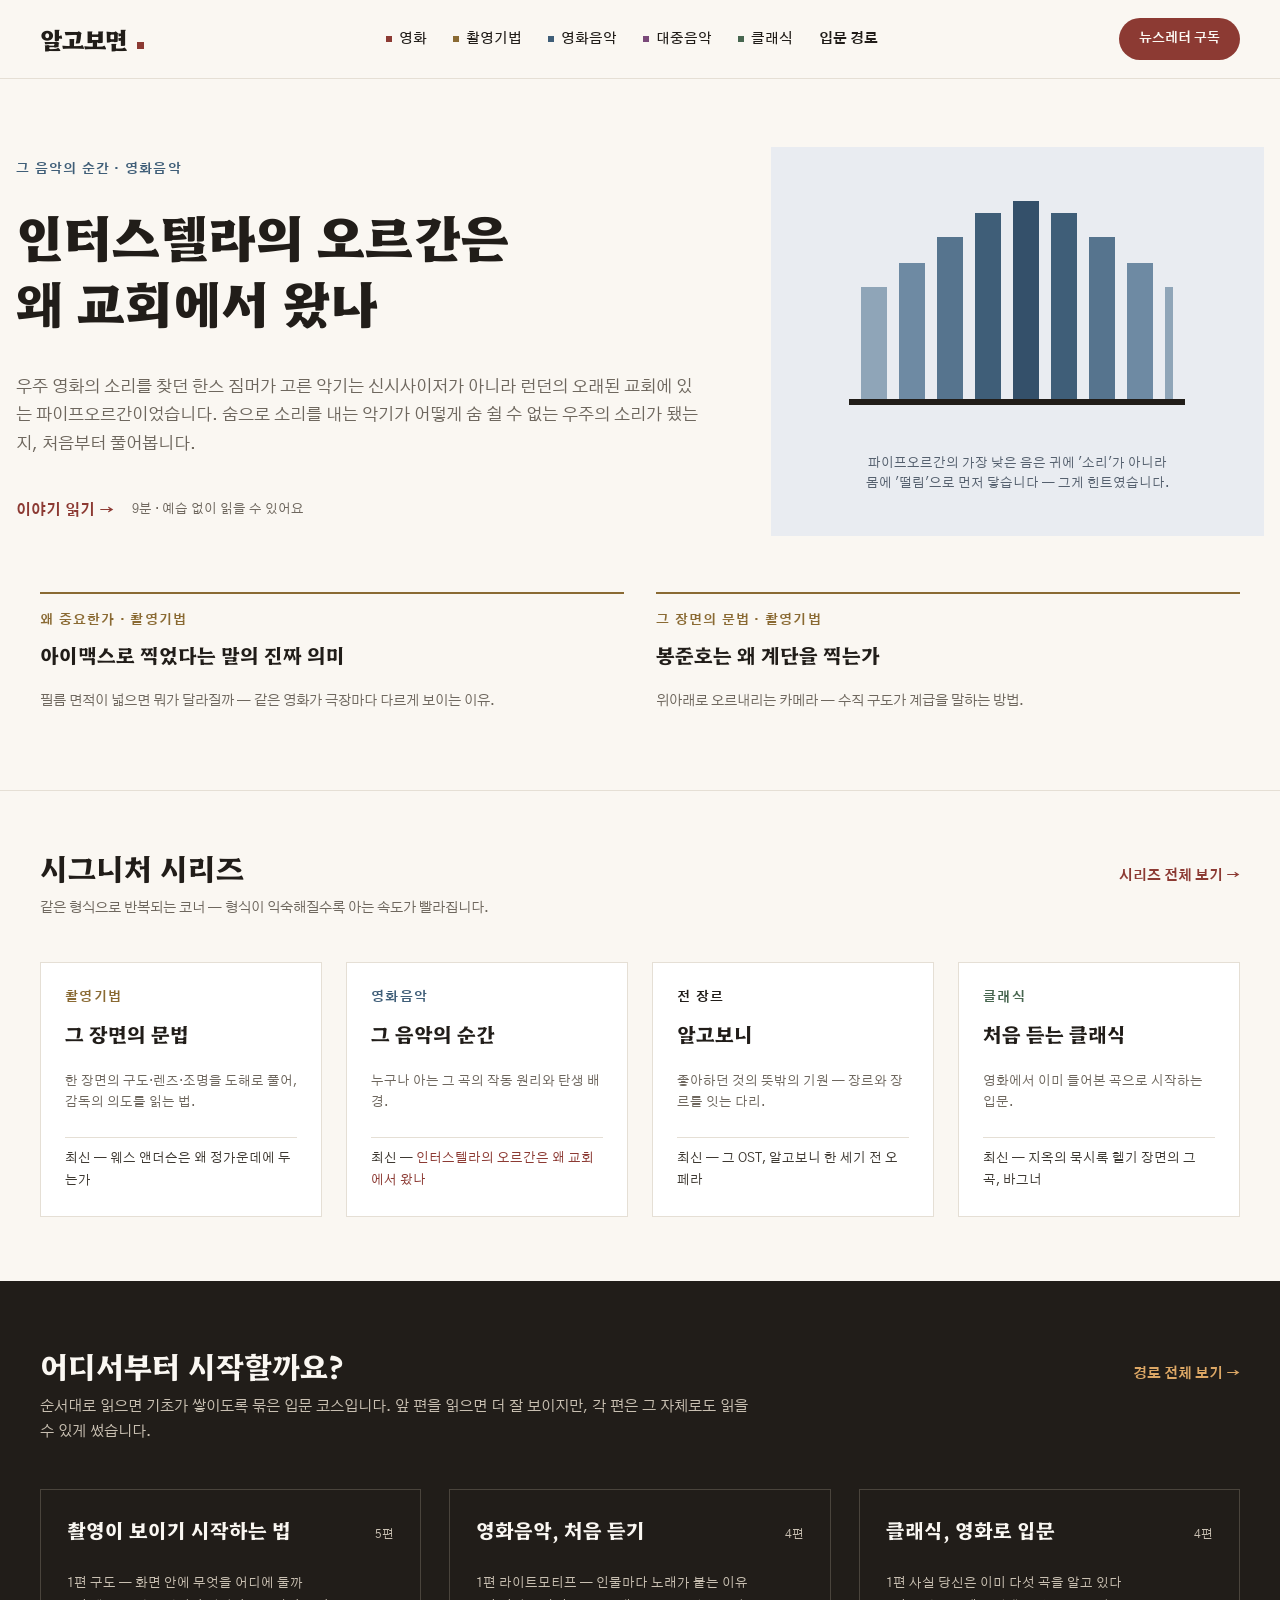
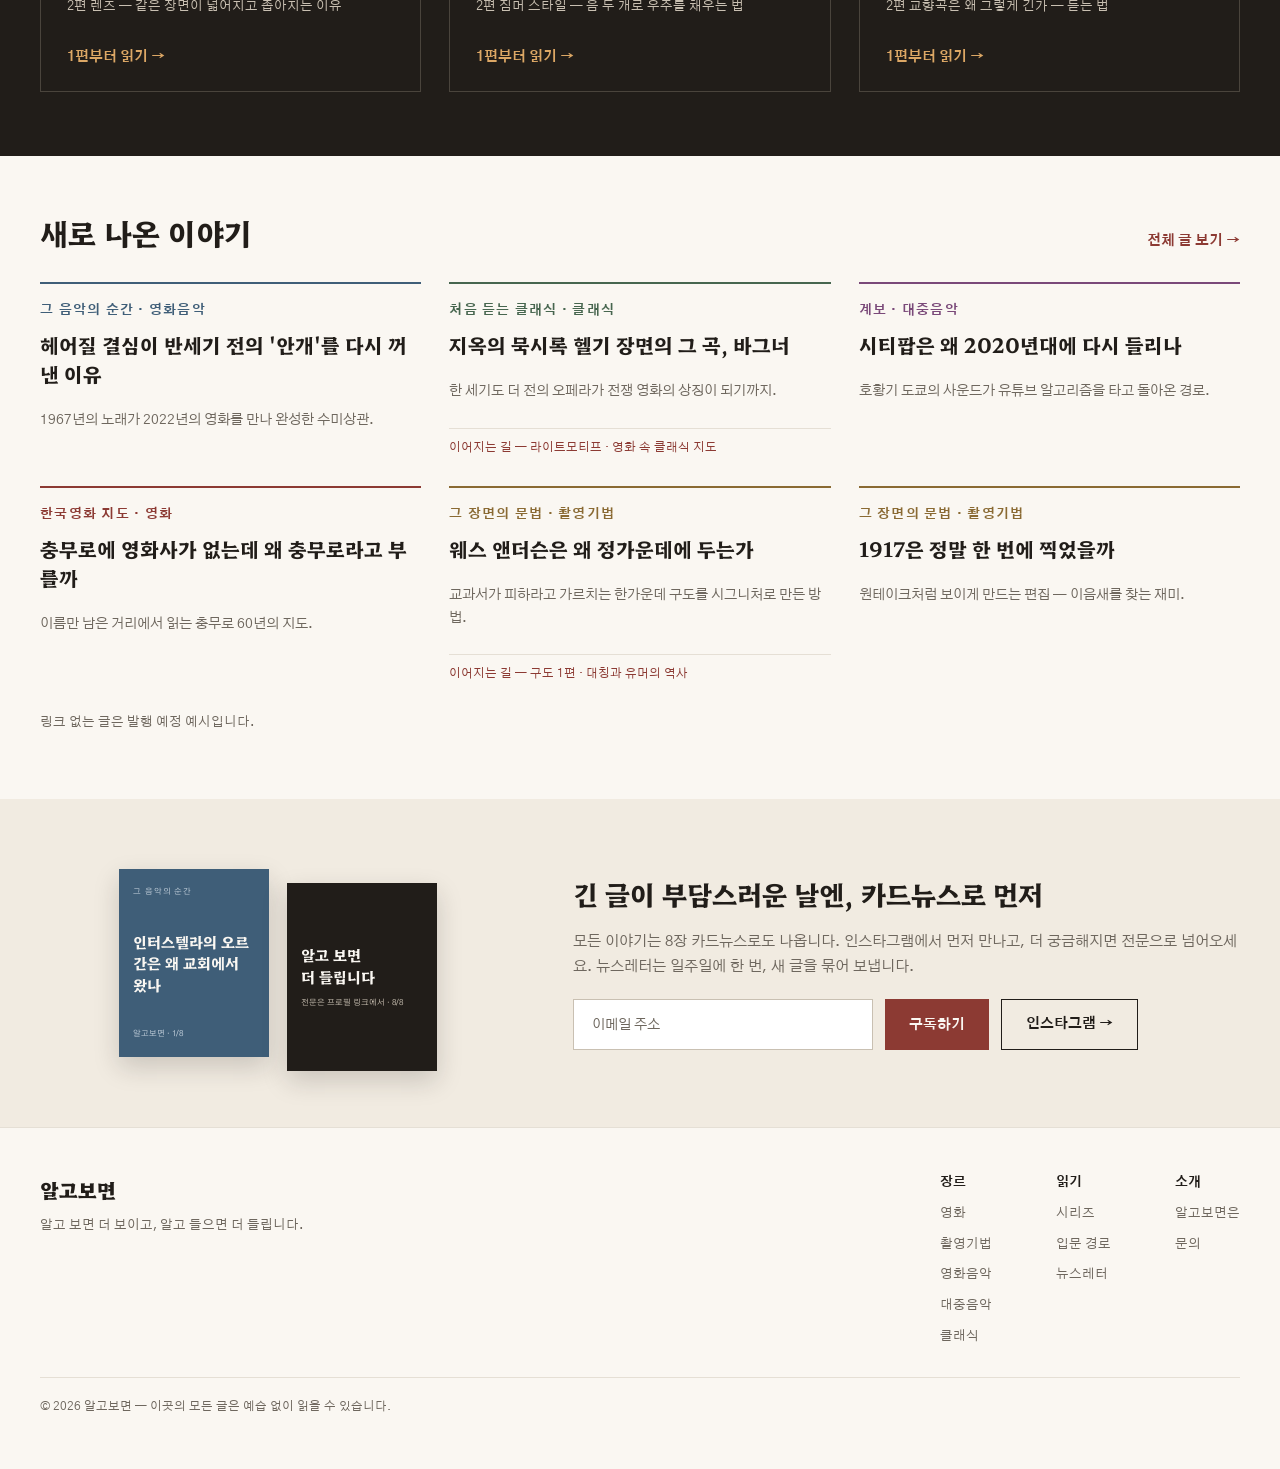
<file: index.html>
<!doctype html>
<html lang="ko">
<head>
<meta charset="utf-8">
<meta name="viewport" content="width=device-width, initial-scale=1">
<title>알고보면 — 알고 보면 더 보이고, 알고 들으면 더 들립니다</title>
<meta name="description" content="영화·촬영기법·영화음악·대중음악·클래식 — 감상 뒤에 숨은 이야기를 사전지식 없이 읽을 수 있게 풀어주는 문화 교양 매거진.">
<link rel="preconnect" href="https://fonts.googleapis.com">
<link rel="preconnect" href="https://fonts.gstatic.com" crossorigin>
<link rel="stylesheet" href="https://fonts.googleapis.com/css2?family=Hahmlet:wght@400;600;700;800&family=Gothic+A1:wght@400;500;700&display=swap">
<link rel="stylesheet" href="assets/css/style.css">
</head>
<body>

<header class="topbar">
  <div class="container topbar__inner">
    <a class="wordmark" href="index.html">
      <span class="wordmark__name">알고보면</span>
      <span class="wordmark__dot"></span>
    </a>
    <nav class="nav" aria-label="장르">
      <a href="hub-film.html"><span class="dot dot--film"></span>영화</a>
      <a href="hub-cine.html"><span class="dot dot--cine"></span>촬영기법</a>
      <a href="hub-score.html"><span class="dot dot--score"></span>영화음악</a>
      <a href="hub-pop.html"><span class="dot dot--pop"></span>대중음악</a>
      <a href="hub-classic.html"><span class="dot dot--classic"></span>클래식</a>
      <a class="is-strong" href="paths.html">입문 경로</a>
    </nav>
    <div class="topbar__actions">
      <a class="btn btn--primary" href="about.html#subscribe">뉴스레터 구독</a>
    </div>
  </div>
</header>

<main>

  <section class="container hero">
    <div class="hero__text">
      <div class="kicker kicker--score">그 음악의 순간 · 영화음악</div>
      <h1 class="h-display"><a href="article-interstellar-organ.html">인터스텔라의 오르간은<br>왜 교회에서 왔나</a></h1>
      <p class="lede">우주 영화의 소리를 찾던 한스 짐머가 고른 악기는 신시사이저가 아니라 런던의 오래된 교회에 있는 파이프오르간이었습니다. 숨으로 소리를 내는 악기가 어떻게 숨 쉴 수 없는 우주의 소리가 됐는지, 처음부터 풀어봅니다.</p>
      <div class="hero__meta">
        <a class="read" href="article-interstellar-organ.html">이야기 읽기 →</a>
        <span class="small">9분 · 예습 없이 읽을 수 있어요</span>
      </div>
    </div>
    <div class="hero__panel">
      <svg width="360" height="230" viewBox="0 0 360 230" fill="none" xmlns="http://www.w3.org/2000/svg" role="img" aria-label="파이프오르간을 단순화한 그림">
        <rect x="24" y="96" width="26" height="112" fill="#8FA5B8"></rect>
        <rect x="62" y="72" width="26" height="136" fill="#6E8AA3"></rect>
        <rect x="100" y="46" width="26" height="162" fill="#56748E"></rect>
        <rect x="138" y="22" width="26" height="186" fill="#3F5E78"></rect>
        <rect x="176" y="10" width="26" height="198" fill="#34506A"></rect>
        <rect x="214" y="22" width="26" height="186" fill="#3F5E78"></rect>
        <rect x="252" y="46" width="26" height="162" fill="#56748E"></rect>
        <rect x="290" y="72" width="26" height="136" fill="#6E8AA3"></rect>
        <rect x="328" y="96" width="8" height="112" fill="#8FA5B8"></rect>
        <rect x="12" y="208" width="336" height="6" fill="#211D19"></rect>
      </svg>
      <p class="caption">파이프오르간의 가장 낮은 음은 귀에 '소리'가 아니라<br>몸에 '떨림'으로 먼저 닿습니다 — 그게 힌트였습니다.</p>
    </div>
  </section>

  <section class="container" style="padding-bottom: 64px;">
    <div class="grid-2">
      <article class="rule-card rule-card--cine">
        <div class="kicker kicker--cine">왜 중요한가 · 촬영기법</div>
        <h2 class="h-card"><a href="article-imax-meaning.html">아이맥스로 찍었다는 말의 진짜 의미</a></h2>
        <p class="desc">필름 면적이 넓으면 뭐가 달라질까 — 같은 영화가 극장마다 다르게 보이는 이유.</p>
      </article>
      <article class="rule-card rule-card--cine">
        <div class="kicker kicker--cine">그 장면의 문법 · 촬영기법</div>
        <h2 class="h-card">봉준호는 왜 계단을 찍는가</h2>
        <p class="desc">위아래로 오르내리는 카메라 — 수직 구도가 계급을 말하는 방법.</p>
      </article>
    </div>
  </section>

  <section class="section section--rule">
    <div class="container">
      <div class="section__head">
        <div>
          <h2 class="h-section">시그니처 시리즈</h2>
          <p class="sub">같은 형식으로 반복되는 코너 — 형식이 익숙해질수록 아는 속도가 빨라집니다.</p>
        </div>
        <a class="more-link" href="series.html">시리즈 전체 보기 →</a>
      </div>
      <div class="grid-4">
        <article class="box-card">
          <div class="kicker kicker--cine">촬영기법</div>
          <h3 class="h-card">그 장면의 문법</h3>
          <p class="desc">한 장면의 구도·렌즈·조명을 도해로 풀어, 감독의 의도를 읽는 법.</p>
          <div class="latest">최신 — 웨스 앤더슨은 왜 정가운데에 두는가</div>
        </article>
        <article class="box-card">
          <div class="kicker kicker--score">영화음악</div>
          <h3 class="h-card">그 음악의 순간</h3>
          <p class="desc">누구나 아는 그 곡의 작동 원리와 탄생 배경.</p>
          <div class="latest">최신 — <a href="article-interstellar-organ.html">인터스텔라의 오르간은 왜 교회에서 왔나</a></div>
        </article>
        <article class="box-card">
          <div class="kicker kicker--all">전 장르</div>
          <h3 class="h-card">알고보니</h3>
          <p class="desc">좋아하던 것의 뜻밖의 기원 — 장르와 장르를 잇는 다리.</p>
          <div class="latest">최신 — 그 OST, 알고보니 한 세기 전 오페라</div>
        </article>
        <article class="box-card">
          <div class="kicker kicker--classic">클래식</div>
          <h3 class="h-card">처음 듣는 클래식</h3>
          <p class="desc">영화에서 이미 들어본 곡으로 시작하는 입문.</p>
          <div class="latest">최신 — 지옥의 묵시록 헬기 장면의 그 곡, 바그너</div>
        </article>
      </div>
    </div>
  </section>

  <section class="band--dark">
    <div class="container">
      <div class="section__head" style="margin-bottom: 30px;">
        <div>
          <h2 class="h-section">어디서부터 시작할까요?</h2>
          <p class="sub">순서대로 읽으면 기초가 쌓이도록 묶은 입문 코스입니다. 앞 편을 읽으면 더 잘 보이지만, 각 편은 그 자체로도 읽을 수 있게 썼습니다.</p>
        </div>
        <a class="more-link" href="paths.html">경로 전체 보기 →</a>
      </div>
      <div class="grid-3">
        <article class="path-card">
          <div class="path-card__head">
            <div class="title">촬영이 보이기 시작하는 법</div>
            <div class="count">5편</div>
          </div>
          <p class="steps">1편 구도 — 화면 안에 무엇을 어디에 둘까<br>2편 렌즈 — 같은 장면이 넓어지고 좁아지는 이유</p>
          <a class="go" href="paths.html">1편부터 읽기 →</a>
        </article>
        <article class="path-card">
          <div class="path-card__head">
            <div class="title">영화음악, 처음 듣기</div>
            <div class="count">4편</div>
          </div>
          <p class="steps">1편 라이트모티프 — 인물마다 노래가 붙는 이유<br>2편 짐머 스타일 — 음 두 개로 우주를 채우는 법</p>
          <a class="go" href="paths.html">1편부터 읽기 →</a>
        </article>
        <article class="path-card">
          <div class="path-card__head">
            <div class="title">클래식, 영화로 입문</div>
            <div class="count">4편</div>
          </div>
          <p class="steps">1편 사실 당신은 이미 다섯 곡을 알고 있다<br>2편 교향곡은 왜 그렇게 긴가 — 듣는 법</p>
          <a class="go" href="paths.html">1편부터 읽기 →</a>
        </article>
      </div>
    </div>
  </section>

  <section class="section">
    <div class="container">
      <div class="section__head">
        <h2 class="h-section">새로 나온 이야기</h2>
        <a class="more-link" href="series.html">전체 글 보기 →</a>
      </div>
      <div class="grid-3">
        <article class="rule-card rule-card--score">
          <div class="kicker kicker--score">그 음악의 순간 · 영화음악</div>
          <h3 class="h-card">헤어질 결심이 반세기 전의 '안개'를 다시 꺼낸 이유</h3>
          <p class="desc">1967년의 노래가 2022년의 영화를 만나 완성한 수미상관.</p>
        </article>
        <article class="rule-card rule-card--classic">
          <div class="kicker kicker--classic">처음 듣는 클래식 · 클래식</div>
          <h3 class="h-card">지옥의 묵시록 헬기 장면의 그 곡, 바그너</h3>
          <p class="desc">한 세기도 더 전의 오페라가 전쟁 영화의 상징이 되기까지.</p>
          <div class="connect">이어지는 길 — 라이트모티프 · 영화 속 클래식 지도</div>
        </article>
        <article class="rule-card rule-card--pop">
          <div class="kicker kicker--pop">계보 · 대중음악</div>
          <h3 class="h-card">시티팝은 왜 2020년대에 다시 들리나</h3>
          <p class="desc">호황기 도쿄의 사운드가 유튜브 알고리즘을 타고 돌아온 경로.</p>
        </article>
        <article class="rule-card rule-card--film">
          <div class="kicker kicker--film">한국영화 지도 · 영화</div>
          <h3 class="h-card">충무로에 영화사가 없는데 왜 충무로라고 부를까</h3>
          <p class="desc">이름만 남은 거리에서 읽는 충무로 60년의 지도.</p>
        </article>
        <article class="rule-card rule-card--cine">
          <div class="kicker kicker--cine">그 장면의 문법 · 촬영기법</div>
          <h3 class="h-card">웨스 앤더슨은 왜 정가운데에 두는가</h3>
          <p class="desc">교과서가 피하라고 가르치는 한가운데 구도를 시그니처로 만든 방법.</p>
          <div class="connect">이어지는 길 — 구도 1편 · 대칭과 유머의 역사</div>
        </article>
        <article class="rule-card rule-card--cine">
          <div class="kicker kicker--cine">그 장면의 문법 · 촬영기법</div>
          <h3 class="h-card">1917은 정말 한 번에 찍었을까</h3>
          <p class="desc">원테이크처럼 보이게 만드는 편집 — 이음새를 찾는 재미.</p>
        </article>
      </div>
      <p class="small" style="margin: 28px 0 0 0;">링크 없는 글은 발행 예정 예시입니다.</p>
    </div>
  </section>

  <section class="band--deep">
    <div class="container subscribe">
      <div class="subscribe__cards" aria-hidden="true">
        <div class="mini-card mini-card--score">
          <div class="tag">그 음악의 순간</div>
          <div class="title">인터스텔라의 오르간은 왜 교회에서 왔나</div>
          <div class="foot">알고보면 · 1/8</div>
        </div>
        <div class="mini-card mini-card--ink">
          <div class="title">알고 보면<br>더 들립니다</div>
          <div class="foot">전문은 프로필 링크에서 · 8/8</div>
        </div>
      </div>
      <div>
        <h2 class="h-section" style="font-size: 27px;">긴 글이 부담스러운 날엔, 카드뉴스로 먼저</h2>
        <p class="lede" style="font-size: 14.5px; margin: 16px 0 20px 0;">모든 이야기는 8장 카드뉴스로도 나옵니다. 인스타그램에서 먼저 만나고, 더 궁금해지면 전문으로 넘어오세요. 뉴스레터는 일주일에 한 번, 새 글을 묶어 보냅니다.</p>
        <form class="subscribe__form" action="#" method="get" onsubmit="return false">
          <input type="email" name="email" placeholder="이메일 주소" aria-label="이메일 주소">
          <button class="btn btn--square" type="button">구독하기</button>
          <a class="btn btn--ghost" href="about.html" style="padding: 12px 24px; font-size: 14px;">인스타그램 →</a>
        </form>
      </div>
    </div>
  </section>

</main>

<footer class="footer">
  <div class="container">
    <div class="footer__inner">
      <div class="footer__brand">
        <div class="name">알고보면</div>
        <div class="small">알고 보면 더 보이고, 알고 들으면 더 들립니다.</div>
      </div>
      <div class="footer__cols">
        <div class="footer__col">
          <div class="head">장르</div>
          <a href="hub-film.html">영화</a>
          <a href="hub-cine.html">촬영기법</a>
          <a href="hub-score.html">영화음악</a>
          <a href="hub-pop.html">대중음악</a>
          <a href="hub-classic.html">클래식</a>
        </div>
        <div class="footer__col">
          <div class="head">읽기</div>
          <a href="series.html">시리즈</a>
          <a href="paths.html">입문 경로</a>
          <a href="about.html#subscribe">뉴스레터</a>
        </div>
        <div class="footer__col">
          <div class="head">소개</div>
          <a href="about.html">알고보면은</a>
          <a href="about.html#contact">문의</a>
        </div>
      </div>
    </div>
    <div class="footer__bottom">© 2026 알고보면 — 이곳의 모든 글은 예습 없이 읽을 수 있습니다.</div>
  </div>
</footer>

</body>
</html>
</file>
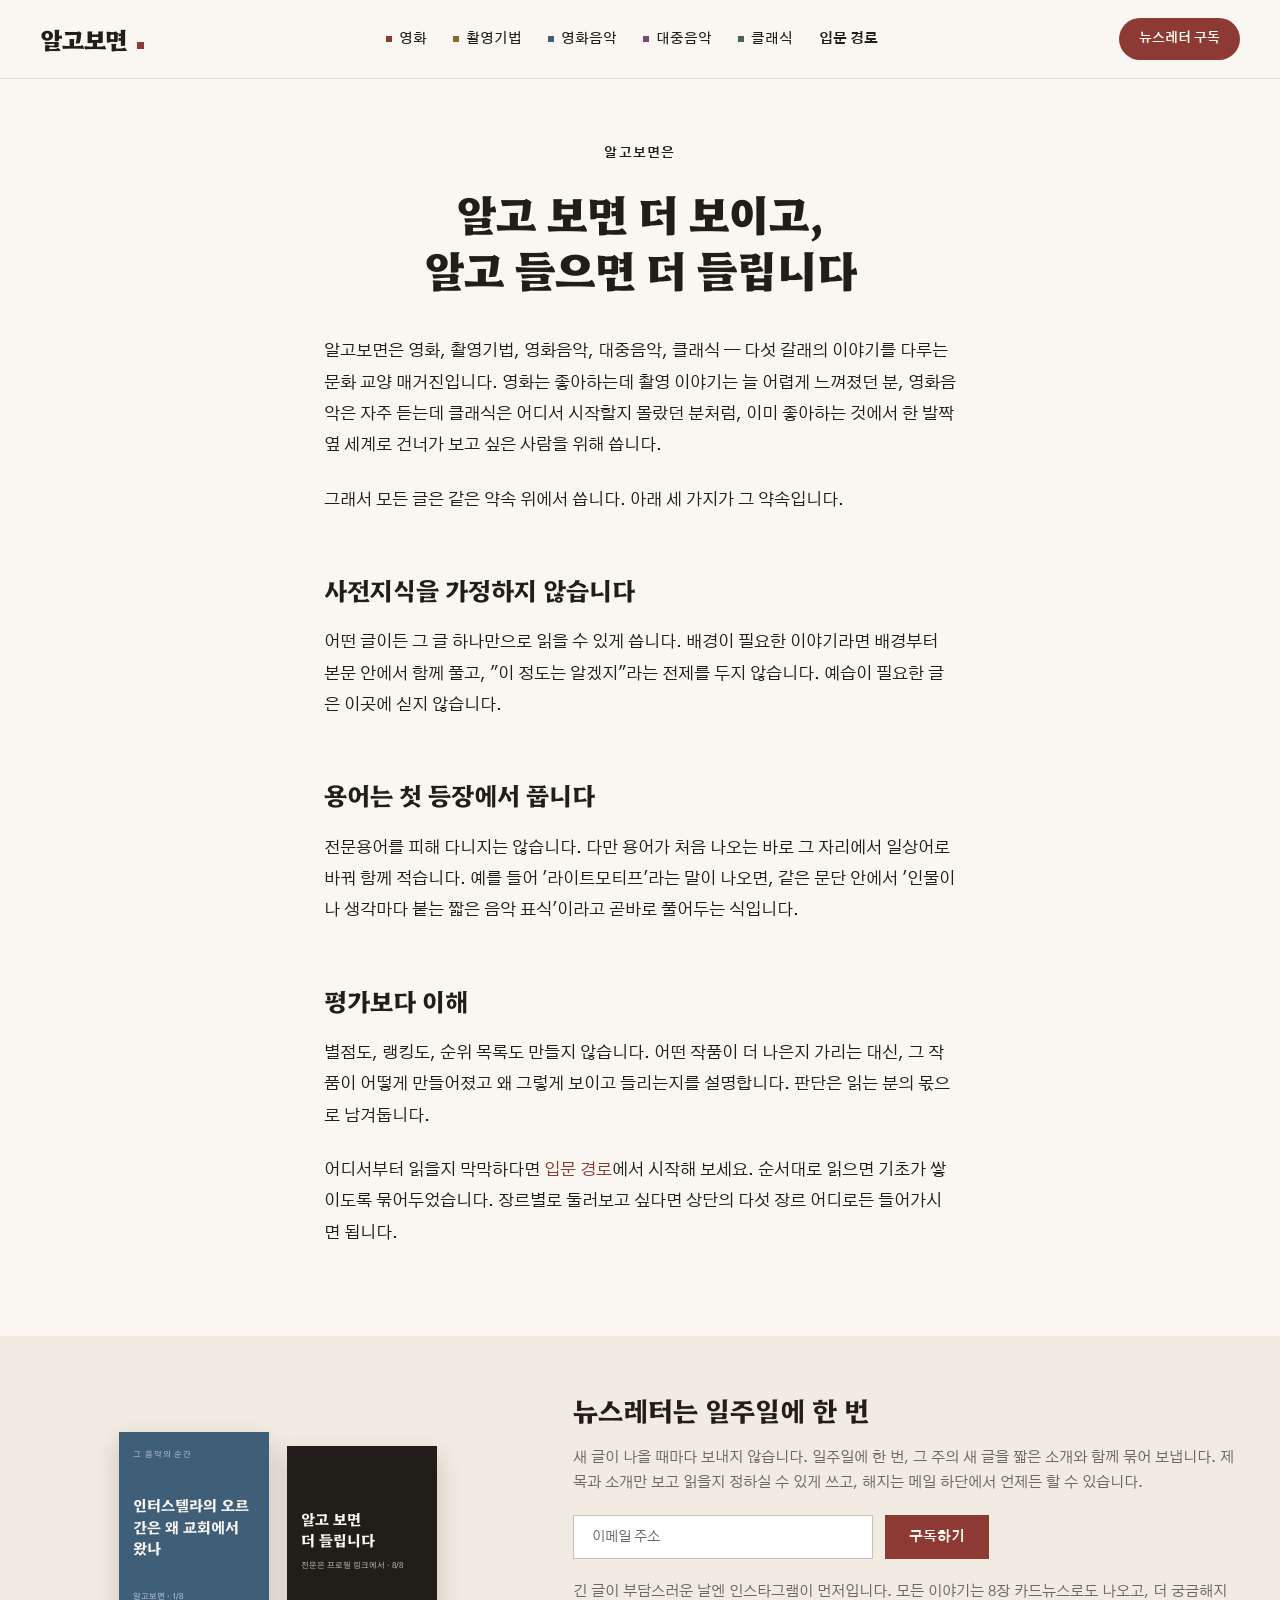
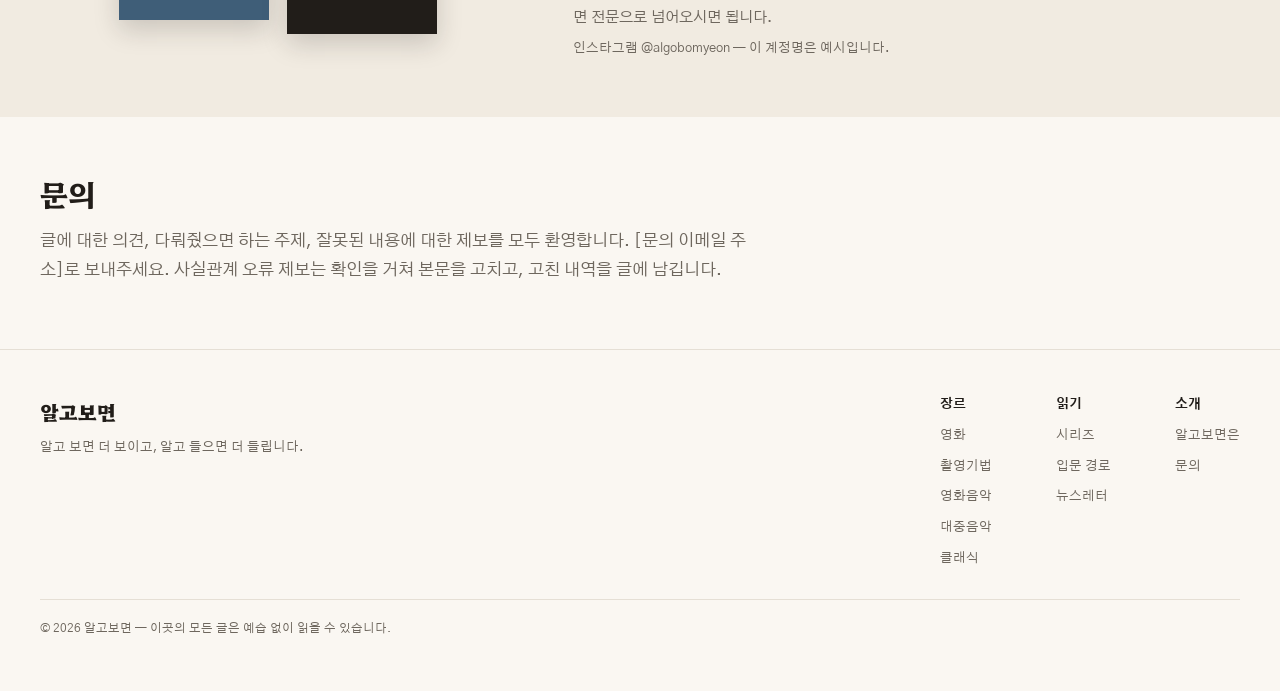
<file: about.html>
<!doctype html>
<html lang="ko">
<head>
<meta charset="utf-8">
<meta name="viewport" content="width=device-width, initial-scale=1">
<title>알고보면은 — 소개와 구독</title>
<meta name="description" content="알고보면은 영화·촬영기법·영화음악·대중음악·클래식을 사전지식 없이 읽을 수 있게 풀어주는 문화 교양 매거진입니다. 소개와 뉴스레터 구독 안내.">
<link rel="preconnect" href="https://fonts.googleapis.com">
<link rel="preconnect" href="https://fonts.gstatic.com" crossorigin>
<link rel="stylesheet" href="https://fonts.googleapis.com/css2?family=Hahmlet:wght@400;600;700;800&family=Gothic+A1:wght@400;500;700&display=swap">
<link rel="stylesheet" href="assets/css/style.css">
</head>
<body>

<header class="topbar">
  <div class="container topbar__inner">
    <a class="wordmark" href="index.html">
      <span class="wordmark__name">알고보면</span>
      <span class="wordmark__dot"></span>
    </a>
    <nav class="nav" aria-label="장르">
      <a href="hub-film.html"><span class="dot dot--film"></span>영화</a>
      <a href="hub-cine.html"><span class="dot dot--cine"></span>촬영기법</a>
      <a href="hub-score.html"><span class="dot dot--score"></span>영화음악</a>
      <a href="hub-pop.html"><span class="dot dot--pop"></span>대중음악</a>
      <a href="hub-classic.html"><span class="dot dot--classic"></span>클래식</a>
      <a class="is-strong" href="paths.html">입문 경로</a>
    </nav>
    <div class="topbar__actions">
      <a class="btn btn--primary" href="about.html#subscribe">뉴스레터 구독</a>
    </div>
  </div>
</header>

<main>

  <div class="article-head">
    <div class="kicker kicker--all">알고보면은</div>
    <h1 class="h-display">알고 보면 더 보이고,<br>알고 들으면 더 들립니다</h1>
  </div>

  <div class="prose">
    <p>알고보면은 영화, 촬영기법, 영화음악, 대중음악, 클래식 — 다섯 갈래의 이야기를 다루는 문화 교양 매거진입니다. 영화는 좋아하는데 촬영 이야기는 늘 어렵게 느껴졌던 분, 영화음악은 자주 듣는데 클래식은 어디서 시작할지 몰랐던 분처럼, 이미 좋아하는 것에서 한 발짝 옆 세계로 건너가 보고 싶은 사람을 위해 씁니다.</p>
    <p>그래서 모든 글은 같은 약속 위에서 씁니다. 아래 세 가지가 그 약속입니다.</p>

    <h2>사전지식을 가정하지 않습니다</h2>
    <p>어떤 글이든 그 글 하나만으로 읽을 수 있게 씁니다. 배경이 필요한 이야기라면 배경부터 본문 안에서 함께 풀고, "이 정도는 알겠지"라는 전제를 두지 않습니다. 예습이 필요한 글은 이곳에 싣지 않습니다.</p>

    <h2>용어는 첫 등장에서 풉니다</h2>
    <p>전문용어를 피해 다니지는 않습니다. 다만 용어가 처음 나오는 바로 그 자리에서 일상어로 바꿔 함께 적습니다. 예를 들어 '라이트모티프'라는 말이 나오면, 같은 문단 안에서 '인물이나 생각마다 붙는 짧은 음악 표식'이라고 곧바로 풀어두는 식입니다.</p>

    <h2>평가보다 이해</h2>
    <p>별점도, 랭킹도, 순위 목록도 만들지 않습니다. 어떤 작품이 더 나은지 가리는 대신, 그 작품이 어떻게 만들어졌고 왜 그렇게 보이고 들리는지를 설명합니다. 판단은 읽는 분의 몫으로 남겨둡니다.</p>

    <p>어디서부터 읽을지 막막하다면 <a href="paths.html">입문 경로</a>에서 시작해 보세요. 순서대로 읽으면 기초가 쌓이도록 묶어두었습니다. 장르별로 둘러보고 싶다면 상단의 다섯 장르 어디로든 들어가시면 됩니다.</p>
  </div>

  <section class="band--deep" id="subscribe">
    <div class="container subscribe">
      <div class="subscribe__cards" aria-hidden="true">
        <div class="mini-card mini-card--score">
          <div class="tag">그 음악의 순간</div>
          <div class="title">인터스텔라의 오르간은 왜 교회에서 왔나</div>
          <div class="foot">알고보면 · 1/8</div>
        </div>
        <div class="mini-card mini-card--ink">
          <div class="title">알고 보면<br>더 들립니다</div>
          <div class="foot">전문은 프로필 링크에서 · 8/8</div>
        </div>
      </div>
      <div>
        <h2 class="h-section" style="font-size: 27px;">뉴스레터는 일주일에 한 번</h2>
        <p class="lede" style="font-size: 14.5px; margin: 16px 0 20px 0;">새 글이 나올 때마다 보내지 않습니다. 일주일에 한 번, 그 주의 새 글을 짧은 소개와 함께 묶어 보냅니다. 제목과 소개만 보고 읽을지 정하실 수 있게 쓰고, 해지는 메일 하단에서 언제든 할 수 있습니다.</p>
        <form class="subscribe__form" action="#" method="get" onsubmit="return false">
          <input type="email" name="email" placeholder="이메일 주소" aria-label="이메일 주소">
          <button class="btn btn--square" type="button">구독하기</button>
        </form>
        <p class="lede" style="font-size: 14.5px; margin: 20px 0 0 0;">긴 글이 부담스러운 날엔 인스타그램이 먼저입니다. 모든 이야기는 8장 카드뉴스로도 나오고, 더 궁금해지면 전문으로 넘어오시면 됩니다.</p>
        <p class="small" style="margin: 8px 0 0 0;">인스타그램 @algobomyeon — 이 계정명은 예시입니다.</p>
      </div>
    </div>
  </section>

  <section class="section" id="contact">
    <div class="container">
      <h2 class="h-section">문의</h2>
      <p class="lede" style="max-width: 720px; margin: 14px 0 0 0;">글에 대한 의견, 다뤄줬으면 하는 주제, 잘못된 내용에 대한 제보를 모두 환영합니다. [문의 이메일 주소]로 보내주세요. 사실관계 오류 제보는 확인을 거쳐 본문을 고치고, 고친 내역을 글에 남깁니다.</p>
    </div>
  </section>

</main>

<footer class="footer">
  <div class="container">
    <div class="footer__inner">
      <div class="footer__brand">
        <div class="name">알고보면</div>
        <div class="small">알고 보면 더 보이고, 알고 들으면 더 들립니다.</div>
      </div>
      <div class="footer__cols">
        <div class="footer__col">
          <div class="head">장르</div>
          <a href="hub-film.html">영화</a>
          <a href="hub-cine.html">촬영기법</a>
          <a href="hub-score.html">영화음악</a>
          <a href="hub-pop.html">대중음악</a>
          <a href="hub-classic.html">클래식</a>
        </div>
        <div class="footer__col">
          <div class="head">읽기</div>
          <a href="series.html">시리즈</a>
          <a href="paths.html">입문 경로</a>
          <a href="about.html#subscribe">뉴스레터</a>
        </div>
        <div class="footer__col">
          <div class="head">소개</div>
          <a href="about.html">알고보면은</a>
          <a href="about.html#contact">문의</a>
        </div>
      </div>
    </div>
    <div class="footer__bottom">© 2026 알고보면 — 이곳의 모든 글은 예습 없이 읽을 수 있습니다.</div>
  </div>
</footer>

</body>
</html>
</file>
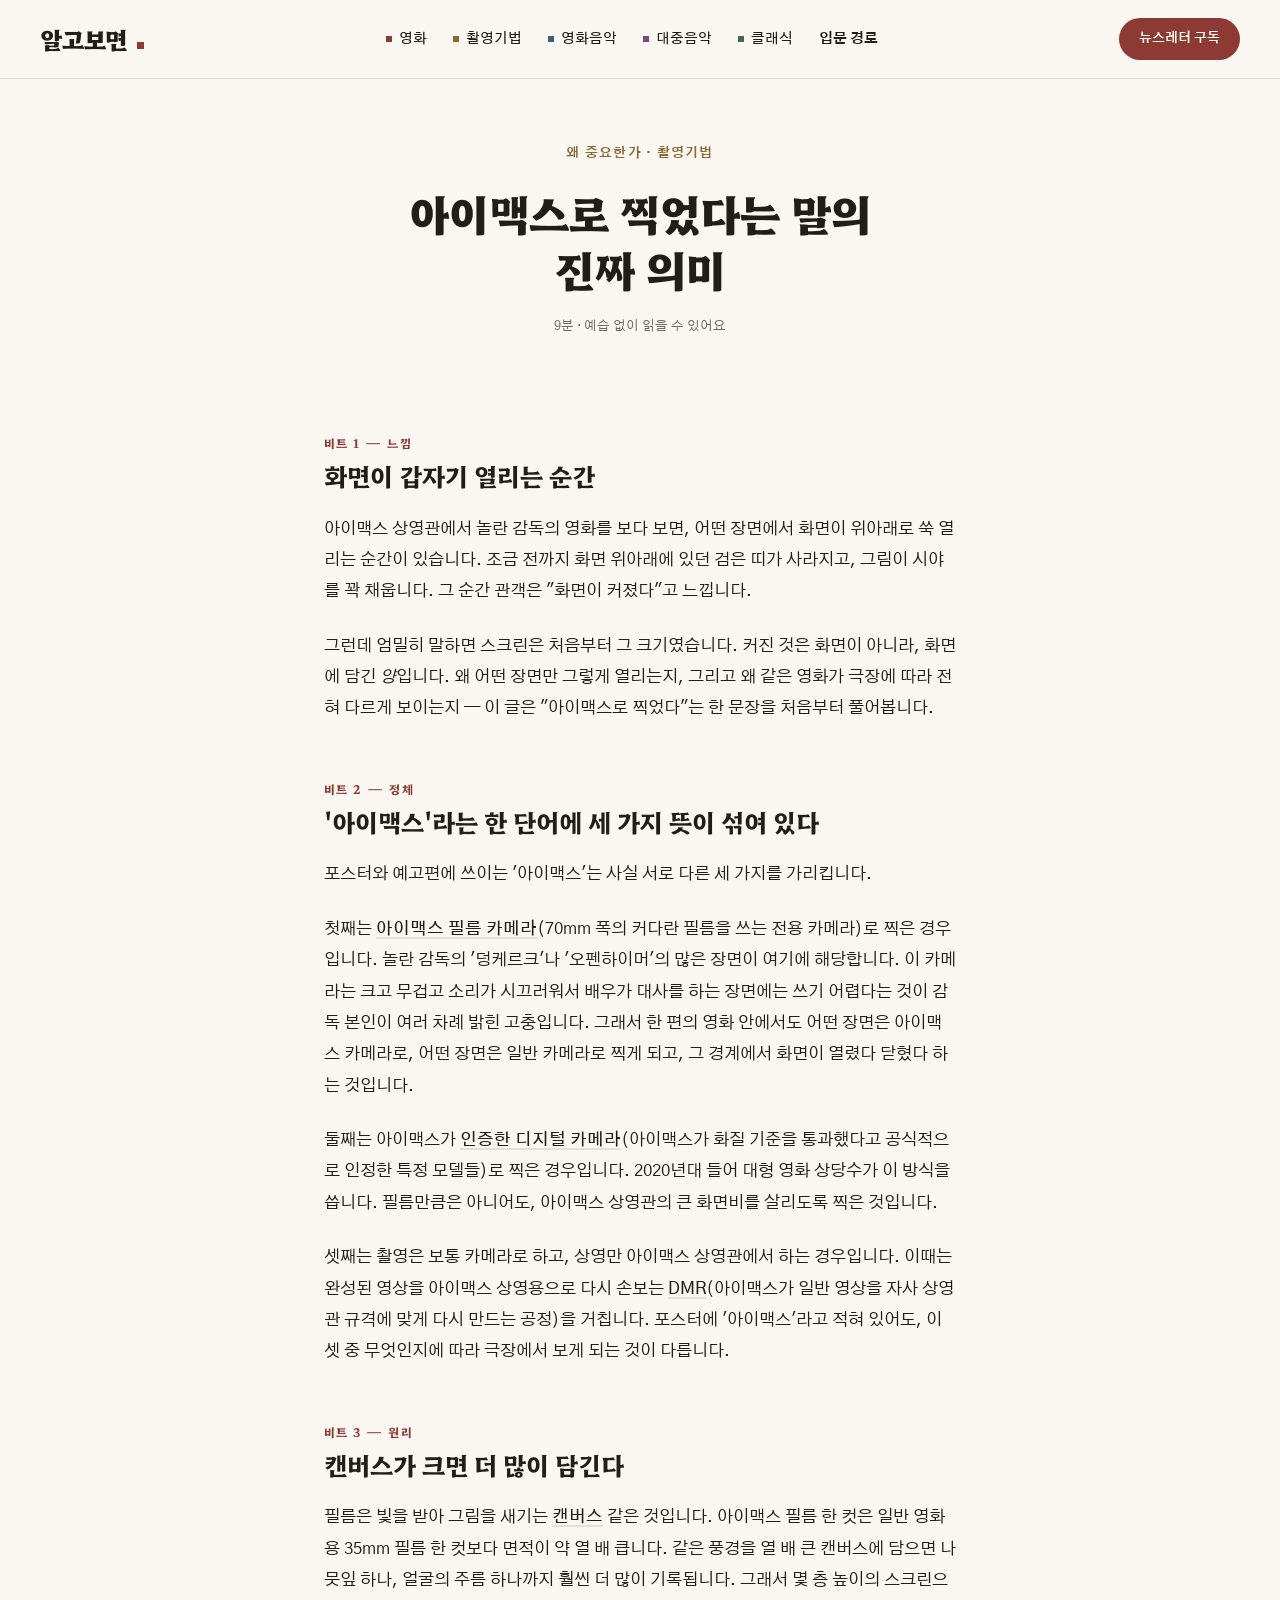
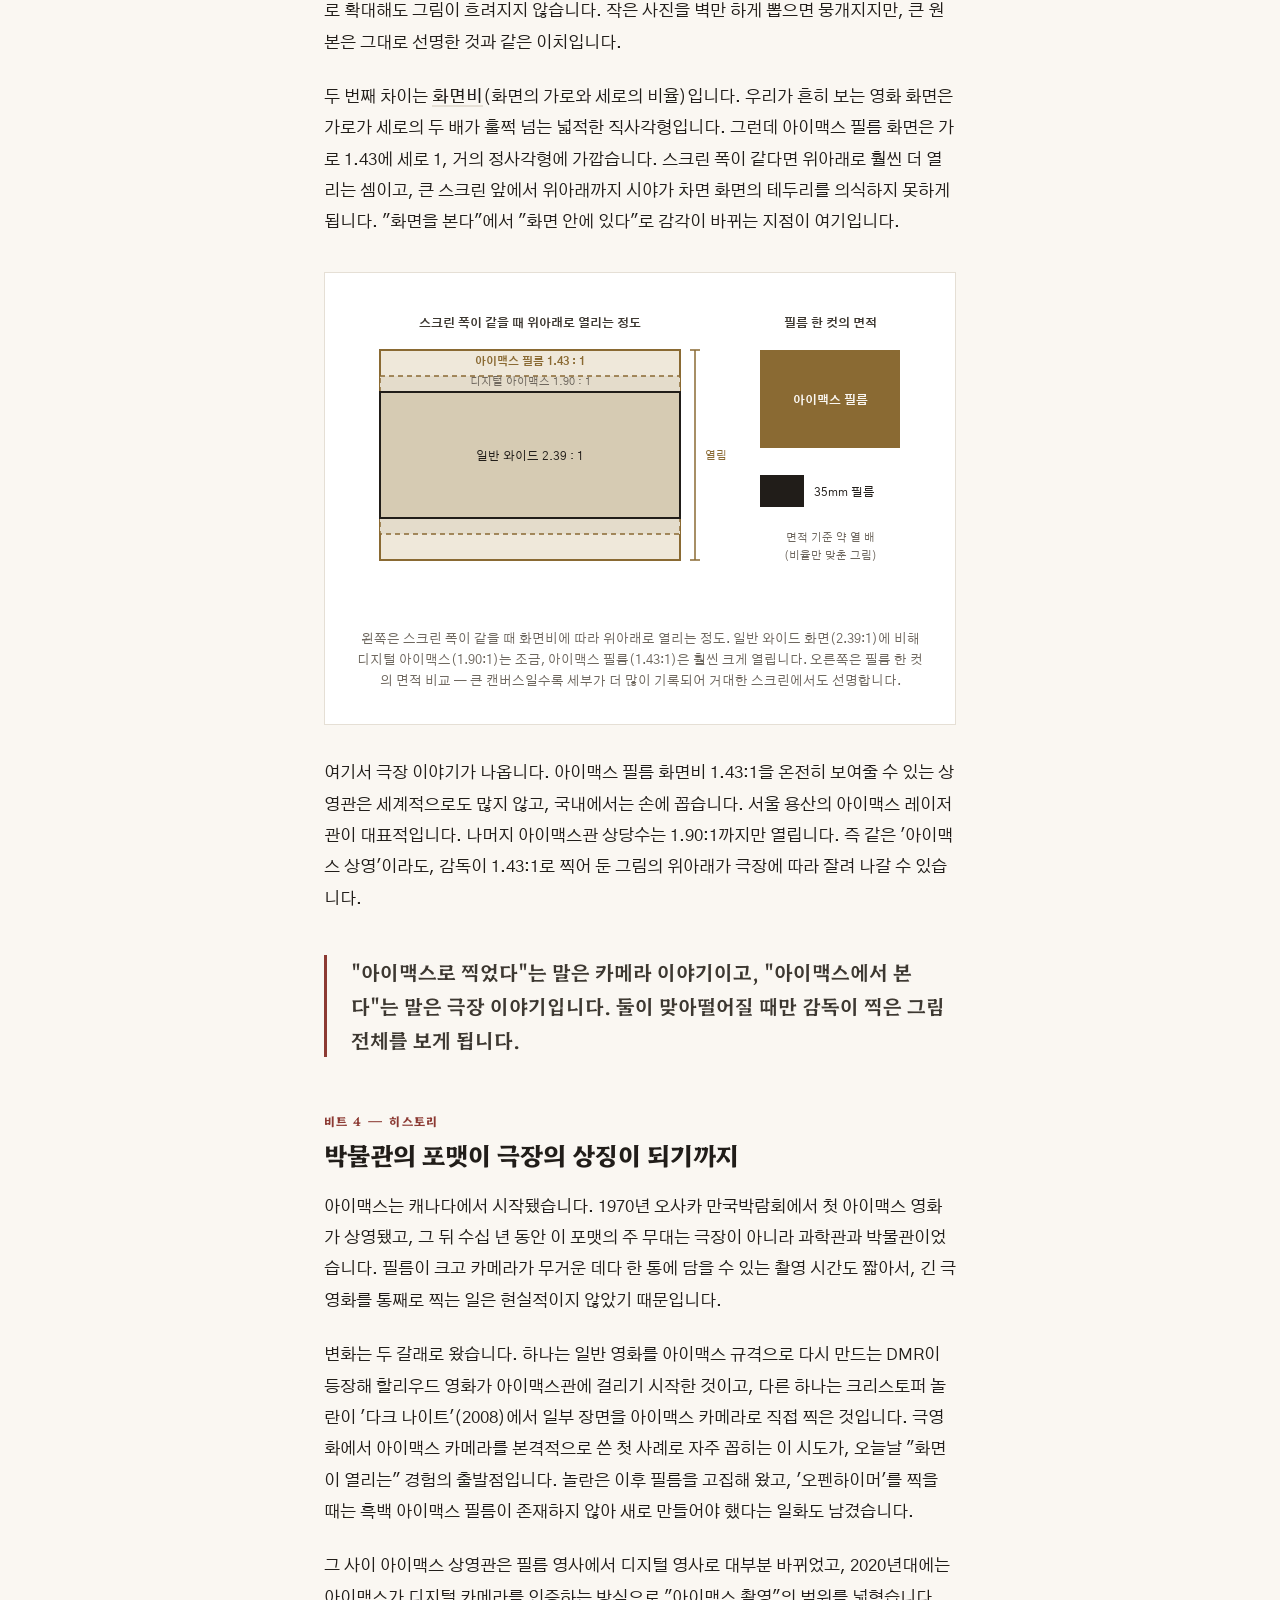
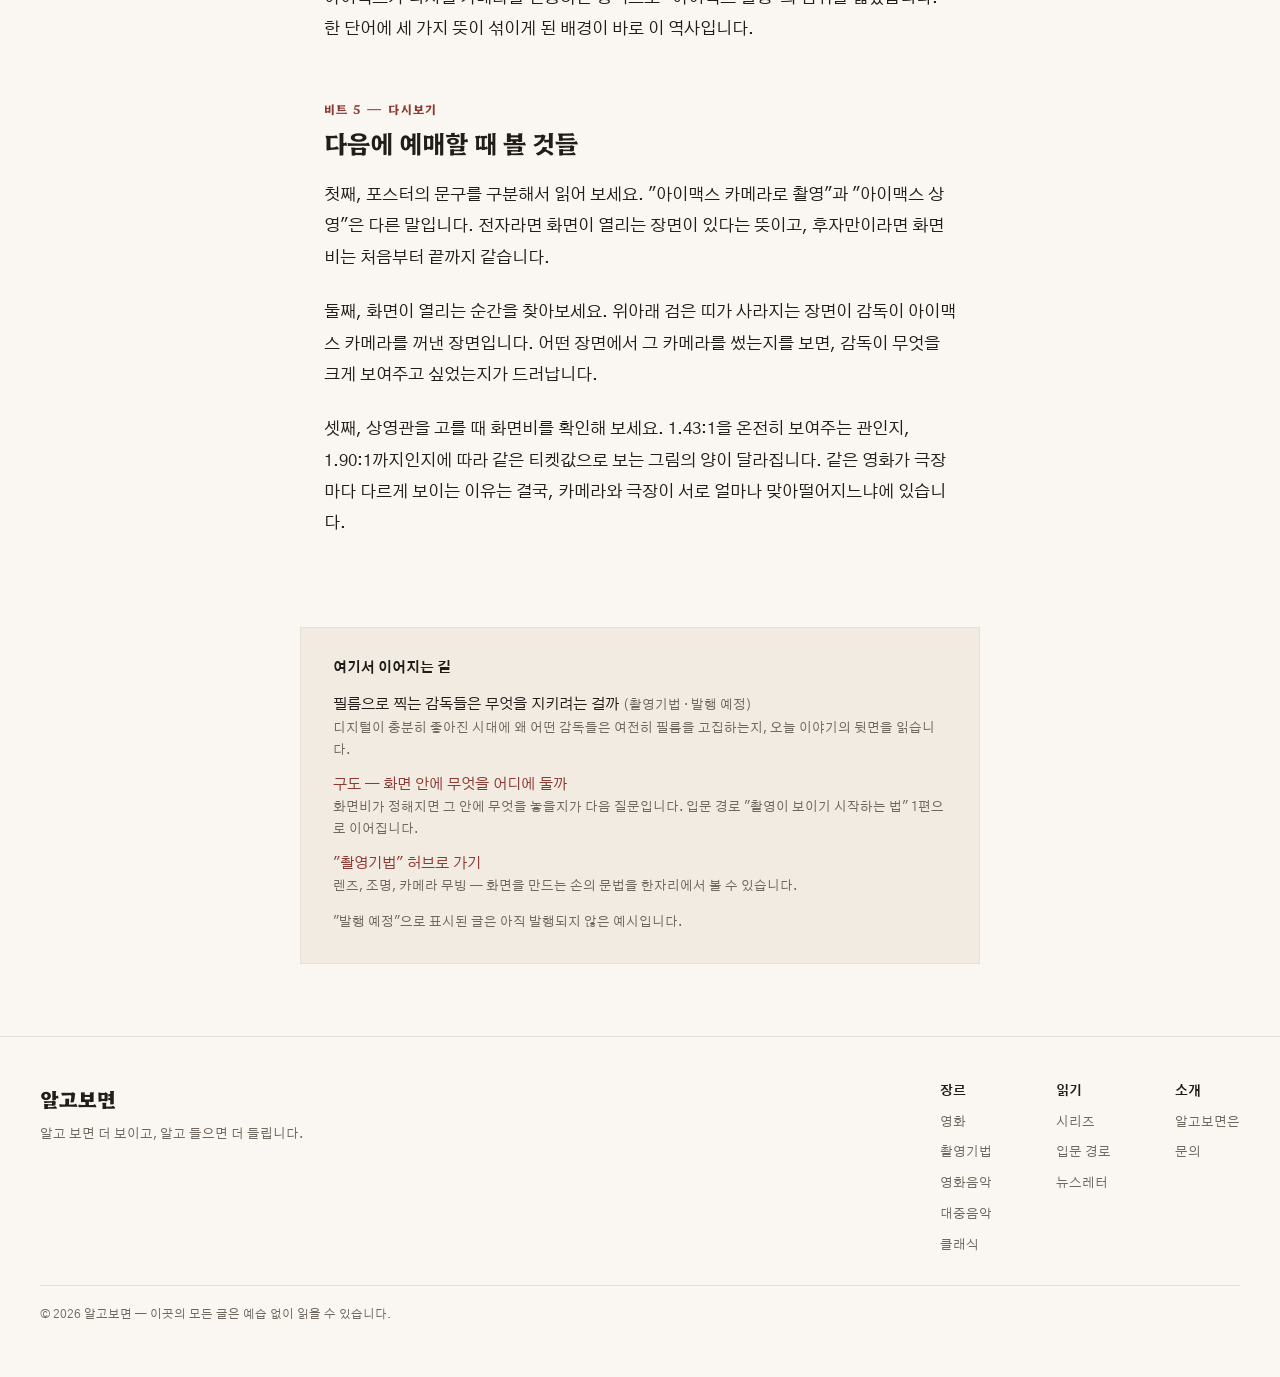
<file: article-imax-meaning.html>
<!doctype html>
<html lang="ko">
<head>
<meta charset="utf-8">
<meta name="viewport" content="width=device-width, initial-scale=1">
<title>아이맥스로 찍었다는 말의 진짜 의미 — 알고보면</title>
<meta name="description" content="'아이맥스'라는 한 단어에 세 가지 다른 뜻이 섞여 있습니다. 필름 면적과 화면비가 감상을 어떻게 바꾸는지, 그리고 같은 영화가 극장마다 다르게 보이는 이유를 예습 없이 읽을 수 있게 풀었습니다.">
<link rel="preconnect" href="https://fonts.googleapis.com">
<link rel="preconnect" href="https://fonts.gstatic.com" crossorigin>
<link rel="stylesheet" href="https://fonts.googleapis.com/css2?family=Hahmlet:wght@400;600;700;800&family=Gothic+A1:wght@400;500;700&display=swap">
<link rel="stylesheet" href="assets/css/style.css">
</head>
<body>

<header class="topbar">
  <div class="container topbar__inner">
    <a class="wordmark" href="index.html">
      <span class="wordmark__name">알고보면</span>
      <span class="wordmark__dot"></span>
    </a>
    <nav class="nav" aria-label="장르">
      <a href="hub-film.html"><span class="dot dot--film"></span>영화</a>
      <a href="hub-cine.html"><span class="dot dot--cine"></span>촬영기법</a>
      <a href="hub-score.html"><span class="dot dot--score"></span>영화음악</a>
      <a href="hub-pop.html"><span class="dot dot--pop"></span>대중음악</a>
      <a href="hub-classic.html"><span class="dot dot--classic"></span>클래식</a>
      <a class="is-strong" href="paths.html">입문 경로</a>
    </nav>
    <div class="topbar__actions">
      <a class="btn btn--primary" href="about.html#subscribe">뉴스레터 구독</a>
    </div>
  </div>
</header>

<main>

  <header class="article-head">
    <div class="kicker kicker--cine">왜 중요한가 · 촬영기법</div>
    <h1 class="h-display">아이맥스로 찍었다는 말의<br>진짜 의미</h1>
    <div class="meta">9분 · 예습 없이 읽을 수 있어요</div>
  </header>

  <article class="prose">

    <h2><span class="beat">비트 1 — 느낌</span>화면이 갑자기 열리는 순간</h2>
    <p>아이맥스 상영관에서 놀란 감독의 영화를 보다 보면, 어떤 장면에서 화면이 위아래로 쑥 열리는 순간이 있습니다. 조금 전까지 화면 위아래에 있던 검은 띠가 사라지고, 그림이 시야를 꽉 채웁니다. 그 순간 관객은 "화면이 커졌다"고 느낍니다.</p>
    <p>그런데 엄밀히 말하면 스크린은 처음부터 그 크기였습니다. 커진 것은 화면이 아니라, 화면에 담긴 <em>양</em>입니다. 왜 어떤 장면만 그렇게 열리는지, 그리고 왜 같은 영화가 극장에 따라 전혀 다르게 보이는지 — 이 글은 "아이맥스로 찍었다"는 한 문장을 처음부터 풀어봅니다.</p>

    <h2><span class="beat">비트 2 — 정체</span>'아이맥스'라는 한 단어에 세 가지 뜻이 섞여 있다</h2>
    <p>포스터와 예고편에 쓰이는 '아이맥스'는 사실 서로 다른 세 가지를 가리킵니다.</p>
    <p>첫째는 <span class="term">아이맥스 필름 카메라</span>(70mm 폭의 커다란 필름을 쓰는 전용 카메라)로 찍은 경우입니다. 놀란 감독의 '덩케르크'나 '오펜하이머'의 많은 장면이 여기에 해당합니다. 이 카메라는 크고 무겁고 소리가 시끄러워서 배우가 대사를 하는 장면에는 쓰기 어렵다는 것이 감독 본인이 여러 차례 밝힌 고충입니다. 그래서 한 편의 영화 안에서도 어떤 장면은 아이맥스 카메라로, 어떤 장면은 일반 카메라로 찍게 되고, 그 경계에서 화면이 열렸다 닫혔다 하는 것입니다.</p>
    <p>둘째는 아이맥스가 <span class="term">인증한 디지털 카메라</span>(아이맥스가 화질 기준을 통과했다고 공식적으로 인정한 특정 모델들)로 찍은 경우입니다. 2020년대 들어 대형 영화 상당수가 이 방식을 씁니다. 필름만큼은 아니어도, 아이맥스 상영관의 큰 화면비를 살리도록 찍은 것입니다.</p>
    <p>셋째는 촬영은 보통 카메라로 하고, 상영만 아이맥스 상영관에서 하는 경우입니다. 이때는 완성된 영상을 아이맥스 상영용으로 다시 손보는 <span class="term">DMR</span>(아이맥스가 일반 영상을 자사 상영관 규격에 맞게 다시 만드는 공정)을 거칩니다. 포스터에 '아이맥스'라고 적혀 있어도, 이 셋 중 무엇인지에 따라 극장에서 보게 되는 것이 다릅니다.</p>

    <h2><span class="beat">비트 3 — 원리</span>캔버스가 크면 더 많이 담긴다</h2>
    <p>필름은 빛을 받아 그림을 새기는 <span class="term">캔버스</span> 같은 것입니다. 아이맥스 필름 한 컷은 일반 영화용 35mm 필름 한 컷보다 면적이 약 열 배 큽니다. 같은 풍경을 열 배 큰 캔버스에 담으면 나뭇잎 하나, 얼굴의 주름 하나까지 훨씬 더 많이 기록됩니다. 그래서 몇 층 높이의 스크린으로 확대해도 그림이 흐려지지 않습니다. 작은 사진을 벽만 하게 뽑으면 뭉개지지만, 큰 원본은 그대로 선명한 것과 같은 이치입니다.</p>
    <p>두 번째 차이는 <span class="term">화면비</span>(화면의 가로와 세로의 비율)입니다. 우리가 흔히 보는 영화 화면은 가로가 세로의 두 배가 훌쩍 넘는 넓적한 직사각형입니다. 그런데 아이맥스 필름 화면은 가로 1.43에 세로 1, 거의 정사각형에 가깝습니다. 스크린 폭이 같다면 위아래로 훨씬 더 열리는 셈이고, 큰 스크린 앞에서 위아래까지 시야가 차면 화면의 테두리를 의식하지 못하게 됩니다. "화면을 본다"에서 "화면 안에 있다"로 감각이 바뀌는 지점이 여기입니다.</p>

    <figure>
      <svg viewBox="0 0 560 300" width="560" xmlns="http://www.w3.org/2000/svg" role="img" aria-label="왼쪽: 폭이 같은 세 화면비의 비교. 일반 와이드 2.39:1은 납작하고, 디지털 아이맥스 1.90:1은 그보다 위아래로 열리며, 아이맥스 필름 1.43:1은 거의 정사각형에 가깝게 가장 크게 열린다. 오른쪽: 35mm 필름 한 컷과 아이맥스 필름 한 컷의 면적 비교. 아이맥스 쪽이 약 열 배 넓다.">
        <!-- 화면비 비교 -->
        <text x="170" y="22" text-anchor="middle" font-family="'Gothic A1','Malgun Gothic',sans-serif" font-size="12" font-weight="700" fill="#3D3831">스크린 폭이 같을 때 위아래로 열리는 정도</text>
        <rect x="20" y="45" width="300" height="210" fill="#EFE8DA" stroke="#8A6A33" stroke-width="2"></rect>
        <rect x="20" y="71" width="300" height="158" fill="#E4DCCB" stroke="#8A6A33" stroke-width="1.5" stroke-dasharray="5 4"></rect>
        <rect x="20" y="87" width="300" height="126" fill="#D6CBB3" stroke="#211D19" stroke-width="2"></rect>
        <text x="170" y="155" text-anchor="middle" font-family="'Gothic A1','Malgun Gothic',sans-serif" font-size="12" fill="#211D19">일반 와이드 2.39 : 1</text>
        <text x="170" y="80" text-anchor="middle" font-family="'Gothic A1','Malgun Gothic',sans-serif" font-size="11" fill="#6E675E">디지털 아이맥스 1.90 : 1</text>
        <text x="170" y="60" text-anchor="middle" font-family="'Gothic A1','Malgun Gothic',sans-serif" font-size="11" font-weight="700" fill="#8A6A33">아이맥스 필름 1.43 : 1</text>
        <line x1="335" y1="45" x2="335" y2="255" stroke="#8A6A33" stroke-width="1.5"></line>
        <line x1="330" y1="45" x2="340" y2="45" stroke="#8A6A33" stroke-width="1.5"></line>
        <line x1="330" y1="255" x2="340" y2="255" stroke="#8A6A33" stroke-width="1.5"></line>
        <text x="345" y="154" font-family="'Gothic A1','Malgun Gothic',sans-serif" font-size="11" fill="#8A6A33">열림</text>

        <!-- 필름 면적 비교 -->
        <text x="470" y="22" text-anchor="middle" font-family="'Gothic A1','Malgun Gothic',sans-serif" font-size="12" font-weight="700" fill="#3D3831">필름 한 컷의 면적</text>
        <rect x="400" y="45" width="140" height="98" fill="#8A6A33"></rect>
        <text x="470" y="99" text-anchor="middle" font-family="'Gothic A1','Malgun Gothic',sans-serif" font-size="12" font-weight="700" fill="#FAF7F2">아이맥스 필름</text>
        <rect x="400" y="170" width="44" height="32" fill="#211D19"></rect>
        <text x="454" y="191" font-family="'Gothic A1','Malgun Gothic',sans-serif" font-size="12" fill="#211D19">35mm 필름</text>
        <text x="470" y="236" text-anchor="middle" font-family="'Gothic A1','Malgun Gothic',sans-serif" font-size="11" fill="#6E675E">면적 기준 약 열 배</text>
        <text x="470" y="254" text-anchor="middle" font-family="'Gothic A1','Malgun Gothic',sans-serif" font-size="11" fill="#6E675E">(비율만 맞춘 그림)</text>
      </svg>
      <figcaption>왼쪽은 스크린 폭이 같을 때 화면비에 따라 위아래로 열리는 정도. 일반 와이드 화면(2.39:1)에 비해 디지털 아이맥스(1.90:1)는 조금, 아이맥스 필름(1.43:1)은 훨씬 크게 열립니다. 오른쪽은 필름 한 컷의 면적 비교 — 큰 캔버스일수록 세부가 더 많이 기록되어 거대한 스크린에서도 선명합니다.</figcaption>
    </figure>

    <p>여기서 극장 이야기가 나옵니다. 아이맥스 필름 화면비 1.43:1을 온전히 보여줄 수 있는 상영관은 세계적으로도 많지 않고, 국내에서는 손에 꼽습니다. 서울 용산의 아이맥스 레이저관이 대표적입니다. 나머지 아이맥스관 상당수는 1.90:1까지만 열립니다. 즉 같은 '아이맥스 상영'이라도, 감독이 1.43:1로 찍어 둔 그림의 위아래가 극장에 따라 잘려 나갈 수 있습니다.</p>

    <blockquote>"아이맥스로 찍었다"는 말은 카메라 이야기이고, "아이맥스에서 본다"는 말은 극장 이야기입니다. 둘이 맞아떨어질 때만 감독이 찍은 그림 전체를 보게 됩니다.</blockquote>

    <h2><span class="beat">비트 4 — 히스토리</span>박물관의 포맷이 극장의 상징이 되기까지</h2>
    <p>아이맥스는 캐나다에서 시작됐습니다. 1970년 오사카 만국박람회에서 첫 아이맥스 영화가 상영됐고, 그 뒤 수십 년 동안 이 포맷의 주 무대는 극장이 아니라 과학관과 박물관이었습니다. 필름이 크고 카메라가 무거운 데다 한 통에 담을 수 있는 촬영 시간도 짧아서, 긴 극영화를 통째로 찍는 일은 현실적이지 않았기 때문입니다.</p>
    <p>변화는 두 갈래로 왔습니다. 하나는 일반 영화를 아이맥스 규격으로 다시 만드는 DMR이 등장해 할리우드 영화가 아이맥스관에 걸리기 시작한 것이고, 다른 하나는 크리스토퍼 놀란이 '다크 나이트'(2008)에서 일부 장면을 아이맥스 카메라로 직접 찍은 것입니다. 극영화에서 아이맥스 카메라를 본격적으로 쓴 첫 사례로 자주 꼽히는 이 시도가, 오늘날 "화면이 열리는" 경험의 출발점입니다. 놀란은 이후 필름을 고집해 왔고, '오펜하이머'를 찍을 때는 흑백 아이맥스 필름이 존재하지 않아 새로 만들어야 했다는 일화도 남겼습니다.</p>
    <p>그 사이 아이맥스 상영관은 필름 영사에서 디지털 영사로 대부분 바뀌었고, 2020년대에는 아이맥스가 디지털 카메라를 인증하는 방식으로 "아이맥스 촬영"의 범위를 넓혔습니다. 한 단어에 세 가지 뜻이 섞이게 된 배경이 바로 이 역사입니다.</p>

    <h2><span class="beat">비트 5 — 다시보기</span>다음에 예매할 때 볼 것들</h2>
    <p>첫째, 포스터의 문구를 구분해서 읽어 보세요. "아이맥스 카메라로 촬영"과 "아이맥스 상영"은 다른 말입니다. 전자라면 화면이 열리는 장면이 있다는 뜻이고, 후자만이라면 화면비는 처음부터 끝까지 같습니다.</p>
    <p>둘째, 화면이 열리는 순간을 찾아보세요. 위아래 검은 띠가 사라지는 장면이 감독이 아이맥스 카메라를 꺼낸 장면입니다. 어떤 장면에서 그 카메라를 썼는지를 보면, 감독이 무엇을 크게 보여주고 싶었는지가 드러납니다.</p>
    <p>셋째, 상영관을 고를 때 화면비를 확인해 보세요. 1.43:1을 온전히 보여주는 관인지, 1.90:1까지인지에 따라 같은 티켓값으로 보는 그림의 양이 달라집니다. 같은 영화가 극장마다 다르게 보이는 이유는 결국, 카메라와 극장이 서로 얼마나 맞아떨어지느냐에 있습니다.</p>

  </article>

  <aside class="connect-box">
    <div class="label">여기서 이어지는 길</div>
    <ul>
      <li>
        필름으로 찍는 감독들은 무엇을 지키려는 걸까 <span class="small">(촬영기법 · 발행 예정)</span>
        <div class="why">디지털이 충분히 좋아진 시대에 왜 어떤 감독들은 여전히 필름을 고집하는지, 오늘 이야기의 뒷면을 읽습니다.</div>
      </li>
      <li>
        <a href="paths.html">구도 — 화면 안에 무엇을 어디에 둘까</a>
        <div class="why">화면비가 정해지면 그 안에 무엇을 놓을지가 다음 질문입니다. 입문 경로 "촬영이 보이기 시작하는 법" 1편으로 이어집니다.</div>
      </li>
      <li>
        <a href="hub-cine.html">"촬영기법" 허브로 가기</a>
        <div class="why">렌즈, 조명, 카메라 무빙 — 화면을 만드는 손의 문법을 한자리에서 볼 수 있습니다.</div>
      </li>
    </ul>
    <div class="small" style="margin-top: 14px;">"발행 예정"으로 표시된 글은 아직 발행되지 않은 예시입니다.</div>
  </aside>

</main>

<footer class="footer">
  <div class="container">
    <div class="footer__inner">
      <div class="footer__brand">
        <div class="name">알고보면</div>
        <div class="small">알고 보면 더 보이고, 알고 들으면 더 들립니다.</div>
      </div>
      <div class="footer__cols">
        <div class="footer__col">
          <div class="head">장르</div>
          <a href="hub-film.html">영화</a>
          <a href="hub-cine.html">촬영기법</a>
          <a href="hub-score.html">영화음악</a>
          <a href="hub-pop.html">대중음악</a>
          <a href="hub-classic.html">클래식</a>
        </div>
        <div class="footer__col">
          <div class="head">읽기</div>
          <a href="series.html">시리즈</a>
          <a href="paths.html">입문 경로</a>
          <a href="about.html#subscribe">뉴스레터</a>
        </div>
        <div class="footer__col">
          <div class="head">소개</div>
          <a href="about.html">알고보면은</a>
          <a href="about.html#contact">문의</a>
        </div>
      </div>
    </div>
    <div class="footer__bottom">© 2026 알고보면 — 이곳의 모든 글은 예습 없이 읽을 수 있습니다.</div>
  </div>
</footer>

</body>
</html>
</file>
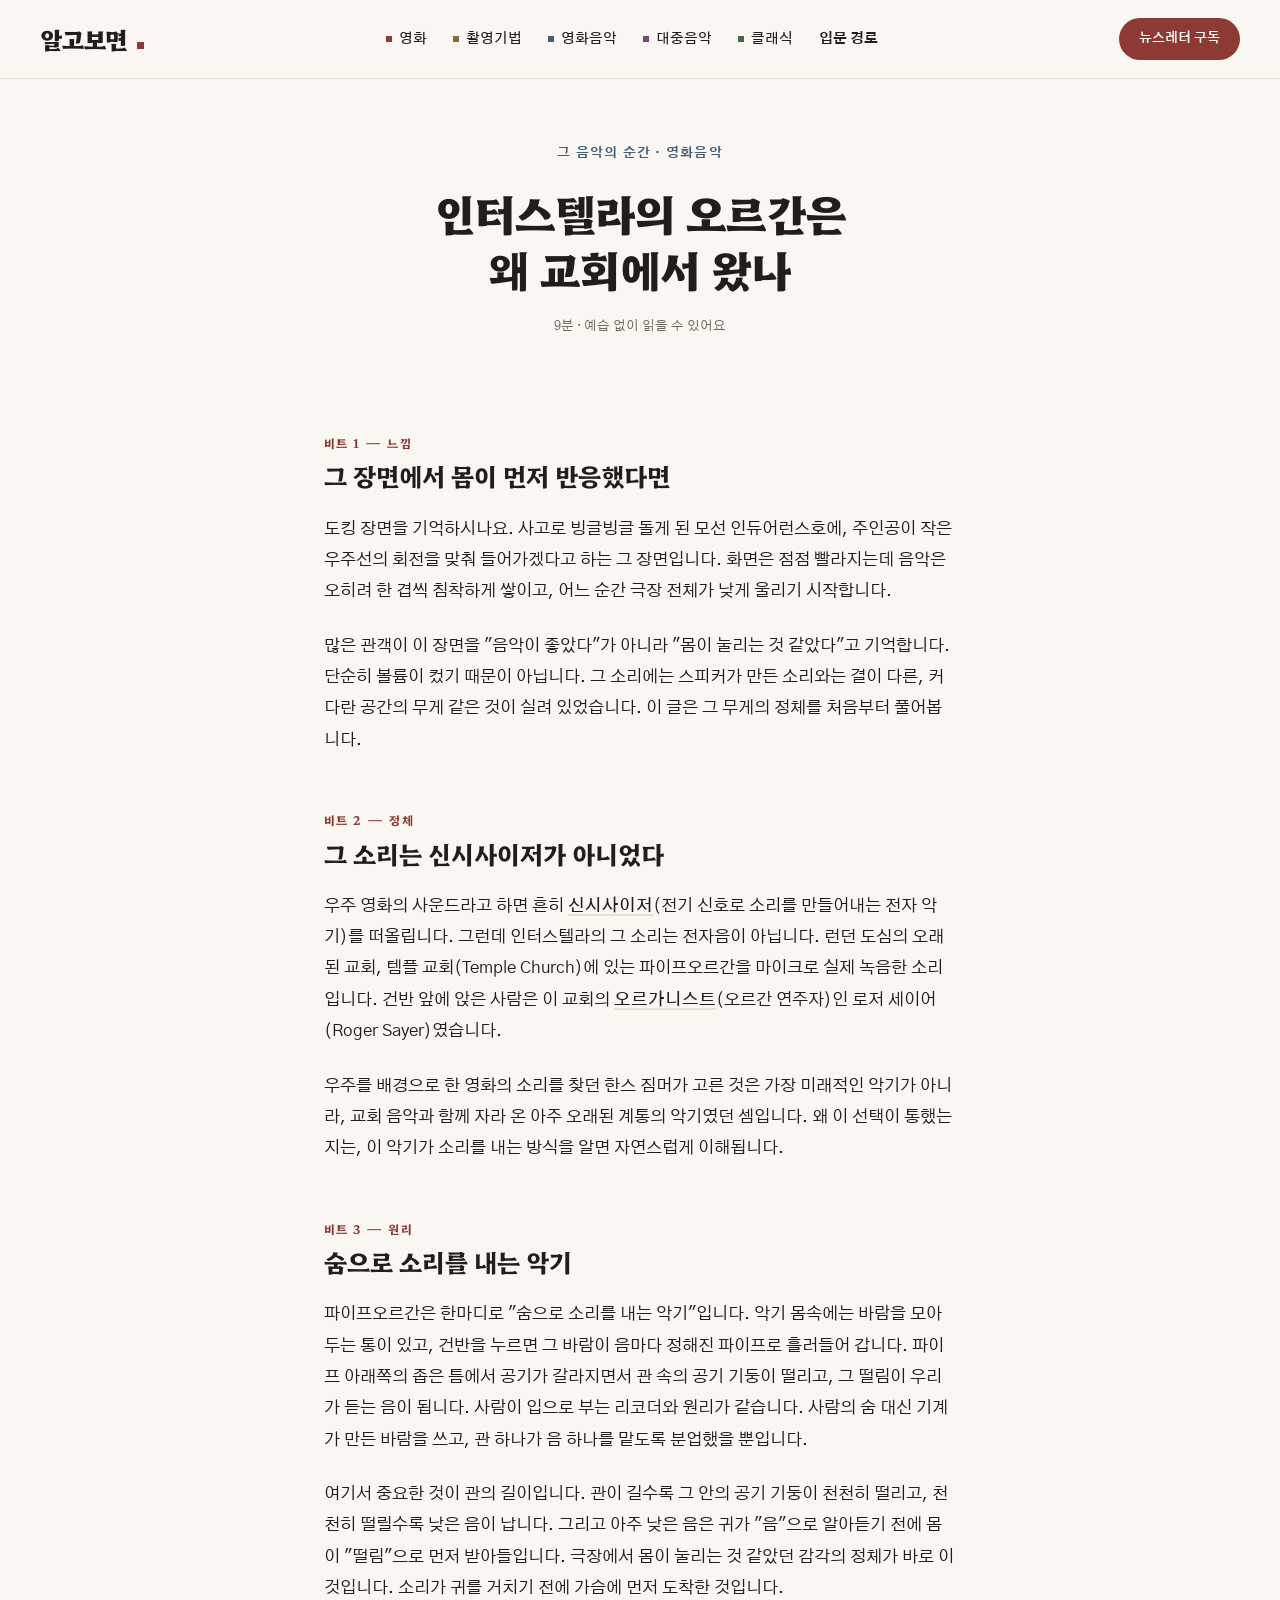
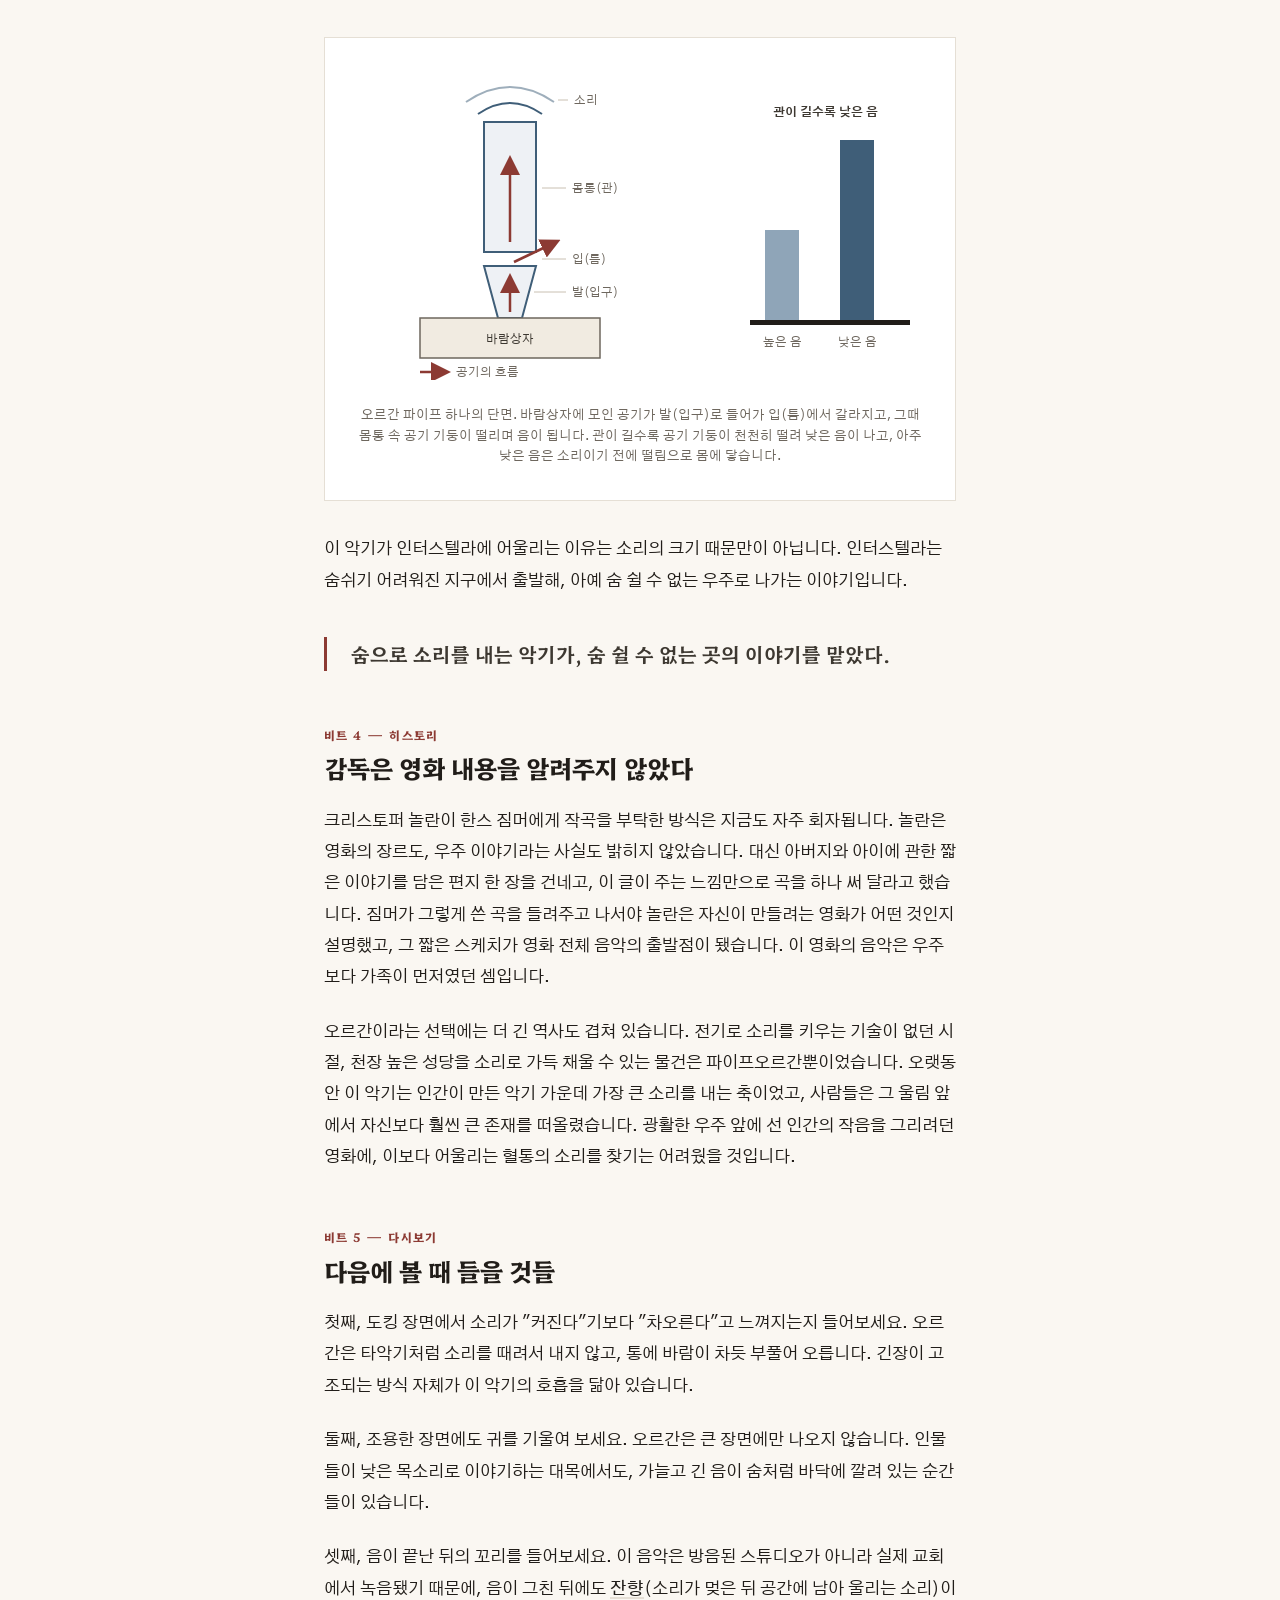
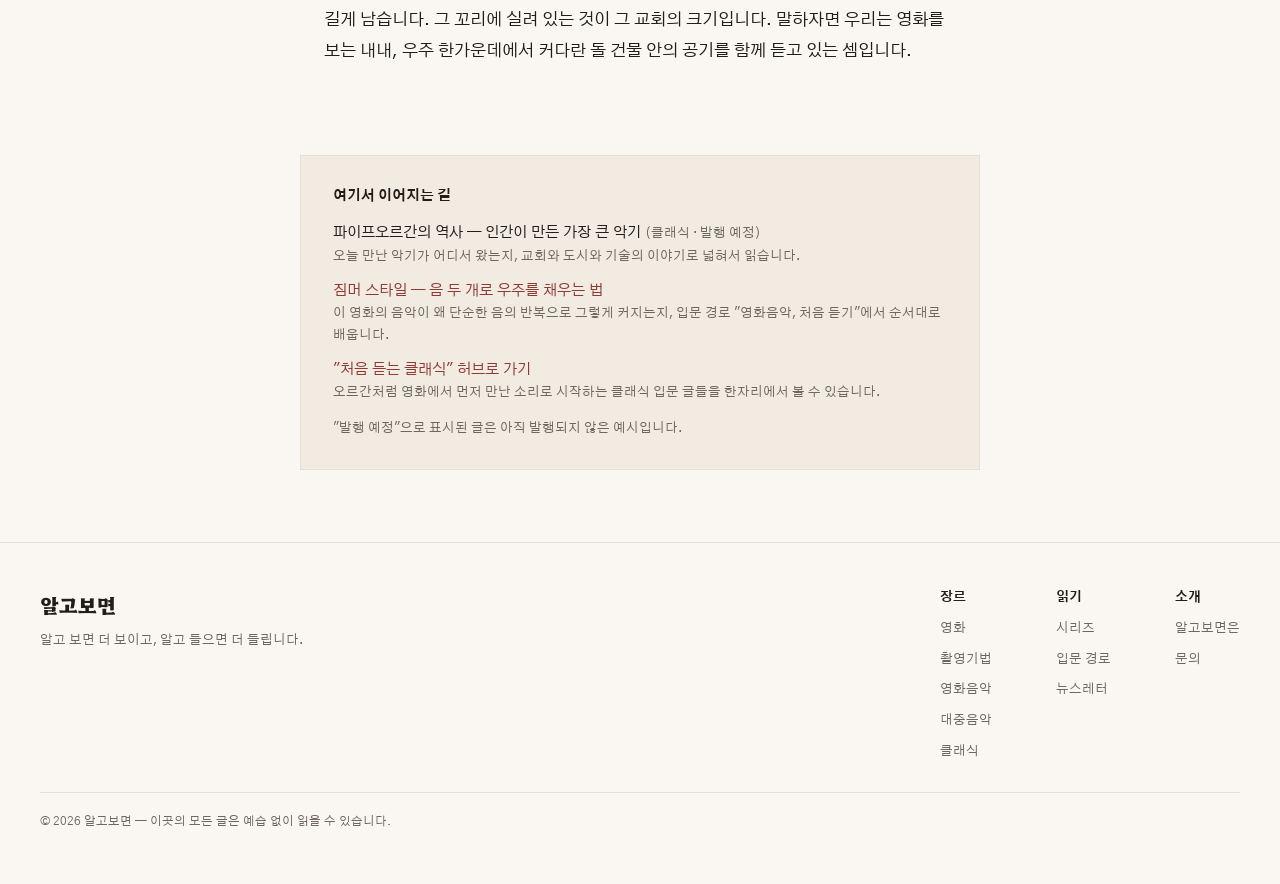
<file: article-interstellar-organ.html>
<!doctype html>
<html lang="ko">
<head>
<meta charset="utf-8">
<meta name="viewport" content="width=device-width, initial-scale=1">
<title>인터스텔라의 오르간은 왜 교회에서 왔나 — 알고보면</title>
<meta name="description" content="인터스텔라 도킹 장면의 그 압도적인 소리는 신시사이저가 아니라 런던 템플 교회의 파이프오르간이었습니다. 숨으로 소리를 내는 악기가 숨 쉴 수 없는 우주의 소리가 된 과정을, 예습 없이 읽을 수 있게 풀었습니다.">
<link rel="preconnect" href="https://fonts.googleapis.com">
<link rel="preconnect" href="https://fonts.gstatic.com" crossorigin>
<link rel="stylesheet" href="https://fonts.googleapis.com/css2?family=Hahmlet:wght@400;600;700;800&family=Gothic+A1:wght@400;500;700&display=swap">
<link rel="stylesheet" href="assets/css/style.css">
</head>
<body>

<header class="topbar">
  <div class="container topbar__inner">
    <a class="wordmark" href="index.html">
      <span class="wordmark__name">알고보면</span>
      <span class="wordmark__dot"></span>
    </a>
    <nav class="nav" aria-label="장르">
      <a href="hub-film.html"><span class="dot dot--film"></span>영화</a>
      <a href="hub-cine.html"><span class="dot dot--cine"></span>촬영기법</a>
      <a href="hub-score.html"><span class="dot dot--score"></span>영화음악</a>
      <a href="hub-pop.html"><span class="dot dot--pop"></span>대중음악</a>
      <a href="hub-classic.html"><span class="dot dot--classic"></span>클래식</a>
      <a class="is-strong" href="paths.html">입문 경로</a>
    </nav>
    <div class="topbar__actions">
      <a class="btn btn--primary" href="about.html#subscribe">뉴스레터 구독</a>
    </div>
  </div>
</header>

<main>

  <header class="article-head">
    <div class="kicker kicker--score">그 음악의 순간 · 영화음악</div>
    <h1 class="h-display">인터스텔라의 오르간은<br>왜 교회에서 왔나</h1>
    <div class="meta">9분 · 예습 없이 읽을 수 있어요</div>
  </header>

  <article class="prose">

    <h2><span class="beat">비트 1 — 느낌</span>그 장면에서 몸이 먼저 반응했다면</h2>
    <p>도킹 장면을 기억하시나요. 사고로 빙글빙글 돌게 된 모선 인듀어런스호에, 주인공이 작은 우주선의 회전을 맞춰 들어가겠다고 하는 그 장면입니다. 화면은 점점 빨라지는데 음악은 오히려 한 겹씩 침착하게 쌓이고, 어느 순간 극장 전체가 낮게 울리기 시작합니다.</p>
    <p>많은 관객이 이 장면을 "음악이 좋았다"가 아니라 "몸이 눌리는 것 같았다"고 기억합니다. 단순히 볼륨이 컸기 때문이 아닙니다. 그 소리에는 스피커가 만든 소리와는 결이 다른, 커다란 공간의 무게 같은 것이 실려 있었습니다. 이 글은 그 무게의 정체를 처음부터 풀어봅니다.</p>

    <h2><span class="beat">비트 2 — 정체</span>그 소리는 신시사이저가 아니었다</h2>
    <p>우주 영화의 사운드라고 하면 흔히 <span class="term">신시사이저</span>(전기 신호로 소리를 만들어내는 전자 악기)를 떠올립니다. 그런데 인터스텔라의 그 소리는 전자음이 아닙니다. 런던 도심의 오래된 교회, 템플 교회(Temple Church)에 있는 파이프오르간을 마이크로 실제 녹음한 소리입니다. 건반 앞에 앉은 사람은 이 교회의 <span class="term">오르가니스트</span>(오르간 연주자)인 로저 세이어(Roger Sayer)였습니다.</p>
    <p>우주를 배경으로 한 영화의 소리를 찾던 한스 짐머가 고른 것은 가장 미래적인 악기가 아니라, 교회 음악과 함께 자라 온 아주 오래된 계통의 악기였던 셈입니다. 왜 이 선택이 통했는지는, 이 악기가 소리를 내는 방식을 알면 자연스럽게 이해됩니다.</p>

    <h2><span class="beat">비트 3 — 원리</span>숨으로 소리를 내는 악기</h2>
    <p>파이프오르간은 한마디로 "숨으로 소리를 내는 악기"입니다. 악기 몸속에는 바람을 모아두는 통이 있고, 건반을 누르면 그 바람이 음마다 정해진 파이프로 흘러들어 갑니다. 파이프 아래쪽의 좁은 틈에서 공기가 갈라지면서 관 속의 공기 기둥이 떨리고, 그 떨림이 우리가 듣는 음이 됩니다. 사람이 입으로 부는 리코더와 원리가 같습니다. 사람의 숨 대신 기계가 만든 바람을 쓰고, 관 하나가 음 하나를 맡도록 분업했을 뿐입니다.</p>
    <p>여기서 중요한 것이 관의 길이입니다. 관이 길수록 그 안의 공기 기둥이 천천히 떨리고, 천천히 떨릴수록 낮은 음이 납니다. 그리고 아주 낮은 음은 귀가 "음"으로 알아듣기 전에 몸이 "떨림"으로 먼저 받아들입니다. 극장에서 몸이 눌리는 것 같았던 감각의 정체가 바로 이것입니다. 소리가 귀를 거치기 전에 가슴에 먼저 도착한 것입니다.</p>

    <figure>
      <svg viewBox="0 0 560 310" width="560" xmlns="http://www.w3.org/2000/svg" role="img" aria-label="오르간 파이프 하나의 단면 도해. 바람상자의 공기가 파이프의 발로 들어가 입이라는 틈에서 갈라지고, 몸통의 공기 기둥이 떨려 소리가 된다. 오른쪽에는 짧은 관은 높은 음, 긴 관은 낮은 음을 낸다는 비교 그림.">
        <defs>
          <marker id="ah" markerWidth="8" markerHeight="8" refX="6" refY="4" orient="auto">
            <path d="M0,0 L8,4 L0,8 z" fill="#8C3A33"></path>
          </marker>
        </defs>

        <!-- 소리 (관 위의 파동) -->
        <path d="M118,44 Q150,22 182,44" fill="none" stroke="#3F5E78" stroke-width="2"></path>
        <path d="M106,32 Q150,2 194,32" fill="none" stroke="#3F5E78" stroke-width="2" opacity="0.5"></path>
        <line x1="198" y1="30" x2="208" y2="30" stroke="#C9C0B2" stroke-width="1"></line>
        <text x="214" y="34" font-family="'Gothic A1','Malgun Gothic',sans-serif" font-size="12" fill="#6E675E">소리</text>

        <!-- 몸통(관) -->
        <rect x="124" y="52" width="52" height="130" fill="#EEF1F5" stroke="#3F5E78" stroke-width="2"></rect>
        <line x1="182" y1="118" x2="206" y2="118" stroke="#C9C0B2" stroke-width="1"></line>
        <text x="212" y="122" font-family="'Gothic A1','Malgun Gothic',sans-serif" font-size="12" fill="#6E675E">몸통(관)</text>

        <!-- 발 (아래로 좁아지는 입구) -->
        <polygon points="124,196 176,196 162,248 138,248" fill="#EEF1F5" stroke="#3F5E78" stroke-width="2"></polygon>
        <line x1="174" y1="222" x2="206" y2="222" stroke="#C9C0B2" stroke-width="1"></line>
        <text x="212" y="226" font-family="'Gothic A1','Malgun Gothic',sans-serif" font-size="12" fill="#6E675E">발(입구)</text>

        <!-- 입(틈) 라벨 : 몸통과 발 사이의 흰 틈 -->
        <line x1="182" y1="189" x2="206" y2="189" stroke="#C9C0B2" stroke-width="1"></line>
        <text x="212" y="193" font-family="'Gothic A1','Malgun Gothic',sans-serif" font-size="12" fill="#6E675E">입(틈)</text>

        <!-- 바람상자 -->
        <rect x="60" y="248" width="180" height="40" fill="#F1EBE1" stroke="#6E675E" stroke-width="1.5"></rect>
        <text x="150" y="273" text-anchor="middle" font-family="'Gothic A1','Malgun Gothic',sans-serif" font-size="12" fill="#3D3831">바람상자</text>

        <!-- 공기의 흐름 -->
        <line x1="150" y1="242" x2="150" y2="208" stroke="#8C3A33" stroke-width="2.5" marker-end="url(#ah)"></line>
        <line x1="154" y1="192" x2="196" y2="172" stroke="#8C3A33" stroke-width="2.5" marker-end="url(#ah)"></line>
        <line x1="150" y1="172" x2="150" y2="90" stroke="#8C3A33" stroke-width="2.5" marker-end="url(#ah)"></line>

        <!-- 범례 -->
        <line x1="60" y1="302" x2="86" y2="302" stroke="#8C3A33" stroke-width="2.5" marker-end="url(#ah)"></line>
        <text x="96" y="306" font-family="'Gothic A1','Malgun Gothic',sans-serif" font-size="12" fill="#6E675E">공기의 흐름</text>

        <!-- 관 길이 비교 -->
        <text x="465" y="46" text-anchor="middle" font-family="'Gothic A1','Malgun Gothic',sans-serif" font-size="12" font-weight="700" fill="#3D3831">관이 길수록 낮은 음</text>
        <rect x="405" y="160" width="34" height="90" fill="#8FA5B8"></rect>
        <rect x="480" y="70" width="34" height="180" fill="#3F5E78"></rect>
        <rect x="390" y="250" width="160" height="5" fill="#211D19"></rect>
        <text x="422" y="276" text-anchor="middle" font-family="'Gothic A1','Malgun Gothic',sans-serif" font-size="12" fill="#6E675E">높은 음</text>
        <text x="497" y="276" text-anchor="middle" font-family="'Gothic A1','Malgun Gothic',sans-serif" font-size="12" fill="#6E675E">낮은 음</text>
      </svg>
      <figcaption>오르간 파이프 하나의 단면. 바람상자에 모인 공기가 발(입구)로 들어가 입(틈)에서 갈라지고, 그때 몸통 속 공기 기둥이 떨리며 음이 됩니다. 관이 길수록 공기 기둥이 천천히 떨려 낮은 음이 나고, 아주 낮은 음은 소리이기 전에 떨림으로 몸에 닿습니다.</figcaption>
    </figure>

    <p>이 악기가 인터스텔라에 어울리는 이유는 소리의 크기 때문만이 아닙니다. 인터스텔라는 숨쉬기 어려워진 지구에서 출발해, 아예 숨 쉴 수 없는 우주로 나가는 이야기입니다.</p>

    <blockquote>숨으로 소리를 내는 악기가, 숨 쉴 수 없는 곳의 이야기를 맡았다.</blockquote>

    <h2><span class="beat">비트 4 — 히스토리</span>감독은 영화 내용을 알려주지 않았다</h2>
    <p>크리스토퍼 놀란이 한스 짐머에게 작곡을 부탁한 방식은 지금도 자주 회자됩니다. 놀란은 영화의 장르도, 우주 이야기라는 사실도 밝히지 않았습니다. 대신 아버지와 아이에 관한 짧은 이야기를 담은 편지 한 장을 건네고, 이 글이 주는 느낌만으로 곡을 하나 써 달라고 했습니다. 짐머가 그렇게 쓴 곡을 들려주고 나서야 놀란은 자신이 만들려는 영화가 어떤 것인지 설명했고, 그 짧은 스케치가 영화 전체 음악의 출발점이 됐습니다. 이 영화의 음악은 우주보다 가족이 먼저였던 셈입니다.</p>
    <p>오르간이라는 선택에는 더 긴 역사도 겹쳐 있습니다. 전기로 소리를 키우는 기술이 없던 시절, 천장 높은 성당을 소리로 가득 채울 수 있는 물건은 파이프오르간뿐이었습니다. 오랫동안 이 악기는 인간이 만든 악기 가운데 가장 큰 소리를 내는 축이었고, 사람들은 그 울림 앞에서 자신보다 훨씬 큰 존재를 떠올렸습니다. 광활한 우주 앞에 선 인간의 작음을 그리려던 영화에, 이보다 어울리는 혈통의 소리를 찾기는 어려웠을 것입니다.</p>

    <h2><span class="beat">비트 5 — 다시보기</span>다음에 볼 때 들을 것들</h2>
    <p>첫째, 도킹 장면에서 소리가 "커진다"기보다 "차오른다"고 느껴지는지 들어보세요. 오르간은 타악기처럼 소리를 때려서 내지 않고, 통에 바람이 차듯 부풀어 오릅니다. 긴장이 고조되는 방식 자체가 이 악기의 호흡을 닮아 있습니다.</p>
    <p>둘째, 조용한 장면에도 귀를 기울여 보세요. 오르간은 큰 장면에만 나오지 않습니다. 인물들이 낮은 목소리로 이야기하는 대목에서도, 가늘고 긴 음이 숨처럼 바닥에 깔려 있는 순간들이 있습니다.</p>
    <p>셋째, 음이 끝난 뒤의 꼬리를 들어보세요. 이 음악은 방음된 스튜디오가 아니라 실제 교회에서 녹음됐기 때문에, 음이 그친 뒤에도 <span class="term">잔향</span>(소리가 멎은 뒤 공간에 남아 울리는 소리)이 길게 남습니다. 그 꼬리에 실려 있는 것이 그 교회의 크기입니다. 말하자면 우리는 영화를 보는 내내, 우주 한가운데에서 커다란 돌 건물 안의 공기를 함께 듣고 있는 셈입니다.</p>

  </article>

  <aside class="connect-box">
    <div class="label">여기서 이어지는 길</div>
    <ul>
      <li>
        파이프오르간의 역사 — 인간이 만든 가장 큰 악기 <span class="small">(클래식 · 발행 예정)</span>
        <div class="why">오늘 만난 악기가 어디서 왔는지, 교회와 도시와 기술의 이야기로 넓혀서 읽습니다.</div>
      </li>
      <li>
        <a href="paths.html">짐머 스타일 — 음 두 개로 우주를 채우는 법</a>
        <div class="why">이 영화의 음악이 왜 단순한 음의 반복으로 그렇게 커지는지, 입문 경로 "영화음악, 처음 듣기"에서 순서대로 배웁니다.</div>
      </li>
      <li>
        <a href="hub-classic.html">"처음 듣는 클래식" 허브로 가기</a>
        <div class="why">오르간처럼 영화에서 먼저 만난 소리로 시작하는 클래식 입문 글들을 한자리에서 볼 수 있습니다.</div>
      </li>
    </ul>
    <div class="small" style="margin-top: 14px;">"발행 예정"으로 표시된 글은 아직 발행되지 않은 예시입니다.</div>
  </aside>

</main>

<footer class="footer">
  <div class="container">
    <div class="footer__inner">
      <div class="footer__brand">
        <div class="name">알고보면</div>
        <div class="small">알고 보면 더 보이고, 알고 들으면 더 들립니다.</div>
      </div>
      <div class="footer__cols">
        <div class="footer__col">
          <div class="head">장르</div>
          <a href="hub-film.html">영화</a>
          <a href="hub-cine.html">촬영기법</a>
          <a href="hub-score.html">영화음악</a>
          <a href="hub-pop.html">대중음악</a>
          <a href="hub-classic.html">클래식</a>
        </div>
        <div class="footer__col">
          <div class="head">읽기</div>
          <a href="series.html">시리즈</a>
          <a href="paths.html">입문 경로</a>
          <a href="about.html#subscribe">뉴스레터</a>
        </div>
        <div class="footer__col">
          <div class="head">소개</div>
          <a href="about.html">알고보면은</a>
          <a href="about.html#contact">문의</a>
        </div>
      </div>
    </div>
    <div class="footer__bottom">© 2026 알고보면 — 이곳의 모든 글은 예습 없이 읽을 수 있습니다.</div>
  </div>
</footer>

</body>
</html>
</file>
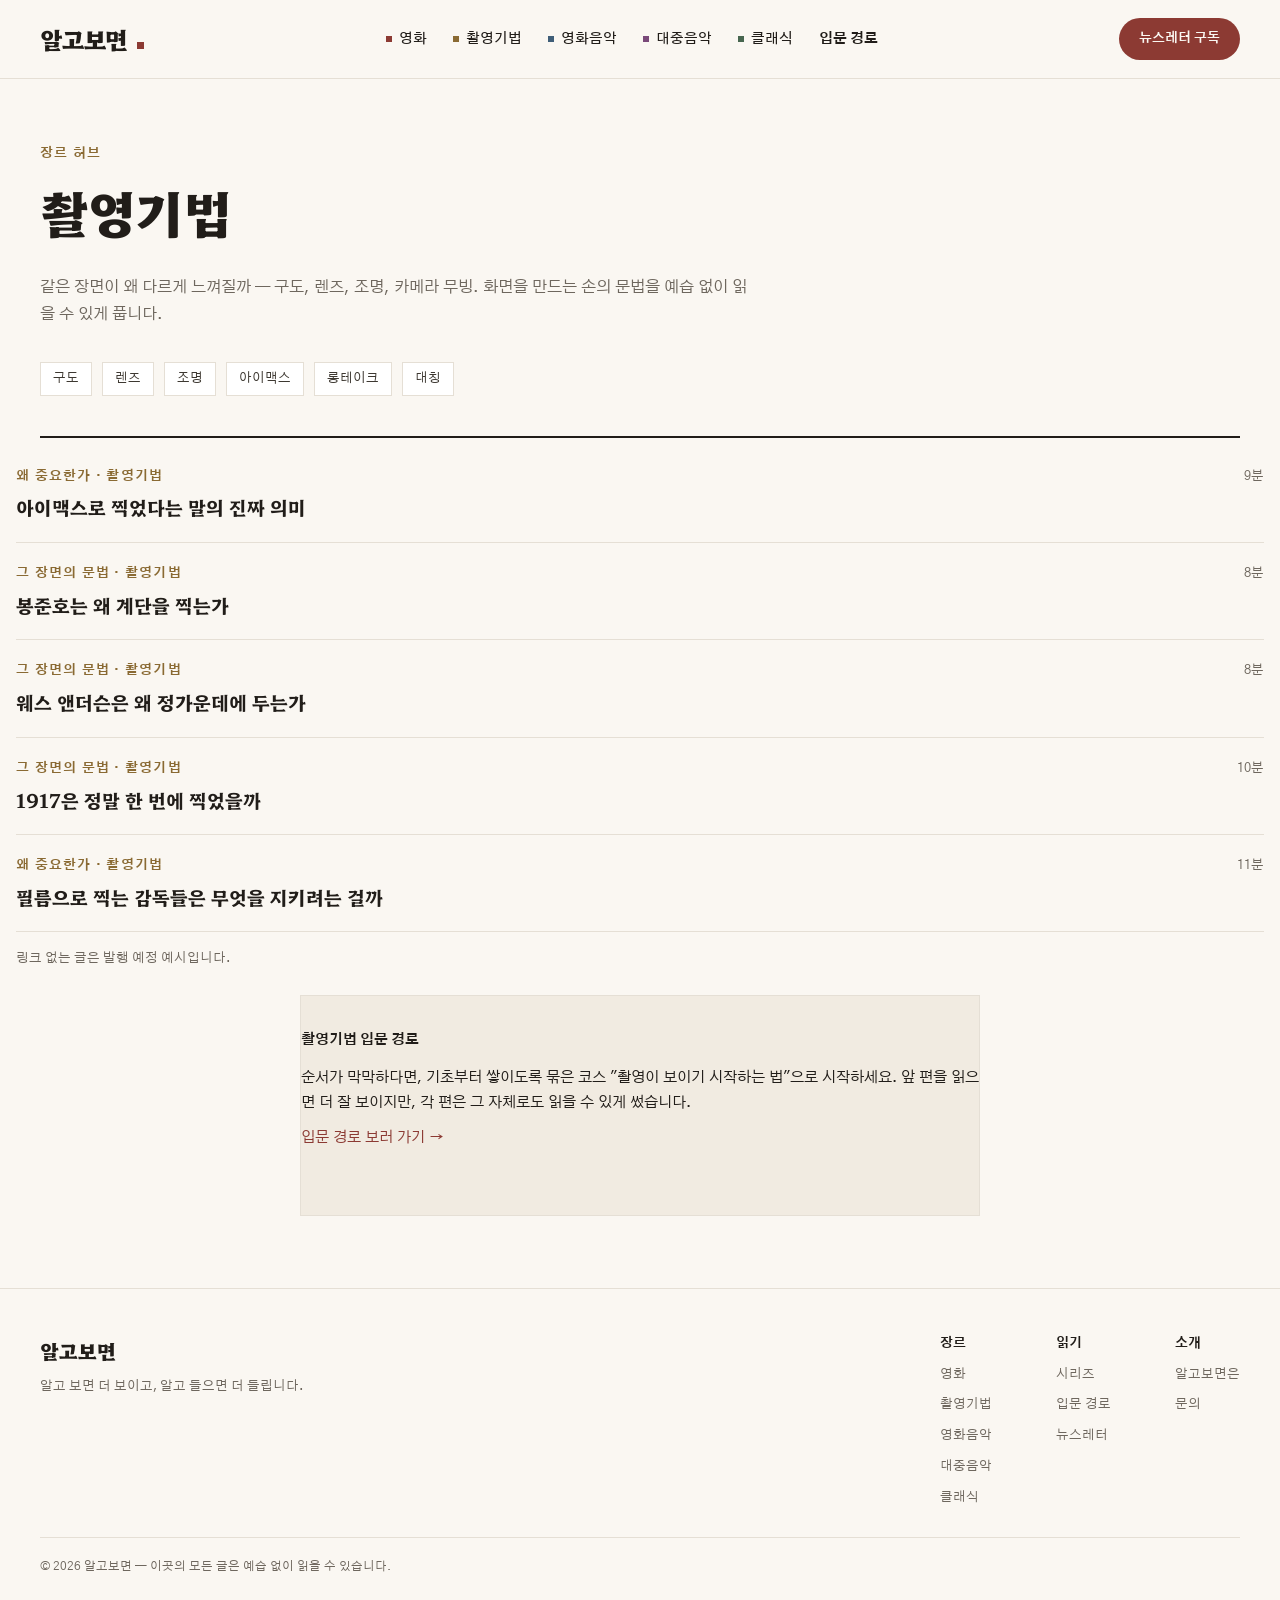
<file: hub-cine.html>
<!doctype html>
<html lang="ko">
<head>
<meta charset="utf-8">
<meta name="viewport" content="width=device-width, initial-scale=1">
<title>촬영기법 — 알고보면</title>
<meta name="description" content="구도·렌즈·조명·카메라 무빙 — 같은 장면이 왜 다르게 느껴지는지, 화면을 만드는 손의 문법을 예습 없이 읽을 수 있게 풀어주는 촬영기법 허브.">
<link rel="preconnect" href="https://fonts.googleapis.com">
<link rel="preconnect" href="https://fonts.gstatic.com" crossorigin>
<link rel="stylesheet" href="https://fonts.googleapis.com/css2?family=Hahmlet:wght@400;600;700;800&family=Gothic+A1:wght@400;500;700&display=swap">
<link rel="stylesheet" href="assets/css/style.css">
</head>
<body>

<header class="topbar">
  <div class="container topbar__inner">
    <a class="wordmark" href="index.html">
      <span class="wordmark__name">알고보면</span>
      <span class="wordmark__dot"></span>
    </a>
    <nav class="nav" aria-label="장르">
      <a href="hub-film.html"><span class="dot dot--film"></span>영화</a>
      <a href="hub-cine.html"><span class="dot dot--cine"></span>촬영기법</a>
      <a href="hub-score.html"><span class="dot dot--score"></span>영화음악</a>
      <a href="hub-pop.html"><span class="dot dot--pop"></span>대중음악</a>
      <a href="hub-classic.html"><span class="dot dot--classic"></span>클래식</a>
      <a class="is-strong" href="paths.html">입문 경로</a>
    </nav>
    <div class="topbar__actions">
      <a class="btn btn--primary" href="about.html#subscribe">뉴스레터 구독</a>
    </div>
  </div>
</header>

<main>

  <div class="container">
    <div class="hub-head">
      <div class="kicker kicker--cine">장르 허브</div>
      <h1 class="h-display">촬영기법</h1>
      <p class="desc">같은 장면이 왜 다르게 느껴질까 — 구도, 렌즈, 조명, 카메라 무빙. 화면을 만드는 손의 문법을 예습 없이 읽을 수 있게 풉니다.</p>
      <div class="chip-row">
        <span class="tag-chip">구도</span>
        <span class="tag-chip">렌즈</span>
        <span class="tag-chip">조명</span>
        <span class="tag-chip">아이맥스</span>
        <span class="tag-chip">롱테이크</span>
        <span class="tag-chip">대칭</span>
      </div>
    </div>
  </div>

  <div class="container hub-list">
    <a class="list-row" href="article-imax-meaning.html">
      <div class="list-row__main">
        <div class="kicker kicker--cine">왜 중요한가 · 촬영기법</div>
        <div class="title">아이맥스로 찍었다는 말의 진짜 의미</div>
      </div>
      <div class="side">9분</div>
    </a>
    <div class="list-row">
      <div class="list-row__main">
        <div class="kicker kicker--cine">그 장면의 문법 · 촬영기법</div>
        <div class="title">봉준호는 왜 계단을 찍는가</div>
      </div>
      <div class="side">8분</div>
    </div>
    <div class="list-row">
      <div class="list-row__main">
        <div class="kicker kicker--cine">그 장면의 문법 · 촬영기법</div>
        <div class="title">웨스 앤더슨은 왜 정가운데에 두는가</div>
      </div>
      <div class="side">8분</div>
    </div>
    <div class="list-row">
      <div class="list-row__main">
        <div class="kicker kicker--cine">그 장면의 문법 · 촬영기법</div>
        <div class="title">1917은 정말 한 번에 찍었을까</div>
      </div>
      <div class="side">10분</div>
    </div>
    <div class="list-row">
      <div class="list-row__main">
        <div class="kicker kicker--cine">왜 중요한가 · 촬영기법</div>
        <div class="title">필름으로 찍는 감독들은 무엇을 지키려는 걸까</div>
      </div>
      <div class="side">11분</div>
    </div>
    <span class="small hub-note">링크 없는 글은 발행 예정 예시입니다.</span>
  </div>

  <div class="container">
    <div class="connect-box hub-connect">
      <div class="label">촬영기법 입문 경로</div>
      <ul>
        <li>순서가 막막하다면, 기초부터 쌓이도록 묶은 코스 "촬영이 보이기 시작하는 법"으로 시작하세요. 앞 편을 읽으면 더 잘 보이지만, 각 편은 그 자체로도 읽을 수 있게 썼습니다.</li>
        <li><a href="paths.html">입문 경로 보러 가기 →</a></li>
      </ul>
    </div>
  </div>

</main>

<footer class="footer">
  <div class="container">
    <div class="footer__inner">
      <div class="footer__brand">
        <div class="name">알고보면</div>
        <div class="small">알고 보면 더 보이고, 알고 들으면 더 들립니다.</div>
      </div>
      <div class="footer__cols">
        <div class="footer__col">
          <div class="head">장르</div>
          <a href="hub-film.html">영화</a>
          <a href="hub-cine.html">촬영기법</a>
          <a href="hub-score.html">영화음악</a>
          <a href="hub-pop.html">대중음악</a>
          <a href="hub-classic.html">클래식</a>
        </div>
        <div class="footer__col">
          <div class="head">읽기</div>
          <a href="series.html">시리즈</a>
          <a href="paths.html">입문 경로</a>
          <a href="about.html#subscribe">뉴스레터</a>
        </div>
        <div class="footer__col">
          <div class="head">소개</div>
          <a href="about.html">알고보면은</a>
          <a href="about.html#contact">문의</a>
        </div>
      </div>
    </div>
    <div class="footer__bottom">© 2026 알고보면 — 이곳의 모든 글은 예습 없이 읽을 수 있습니다.</div>
  </div>
</footer>

</body>
</html>
</file>
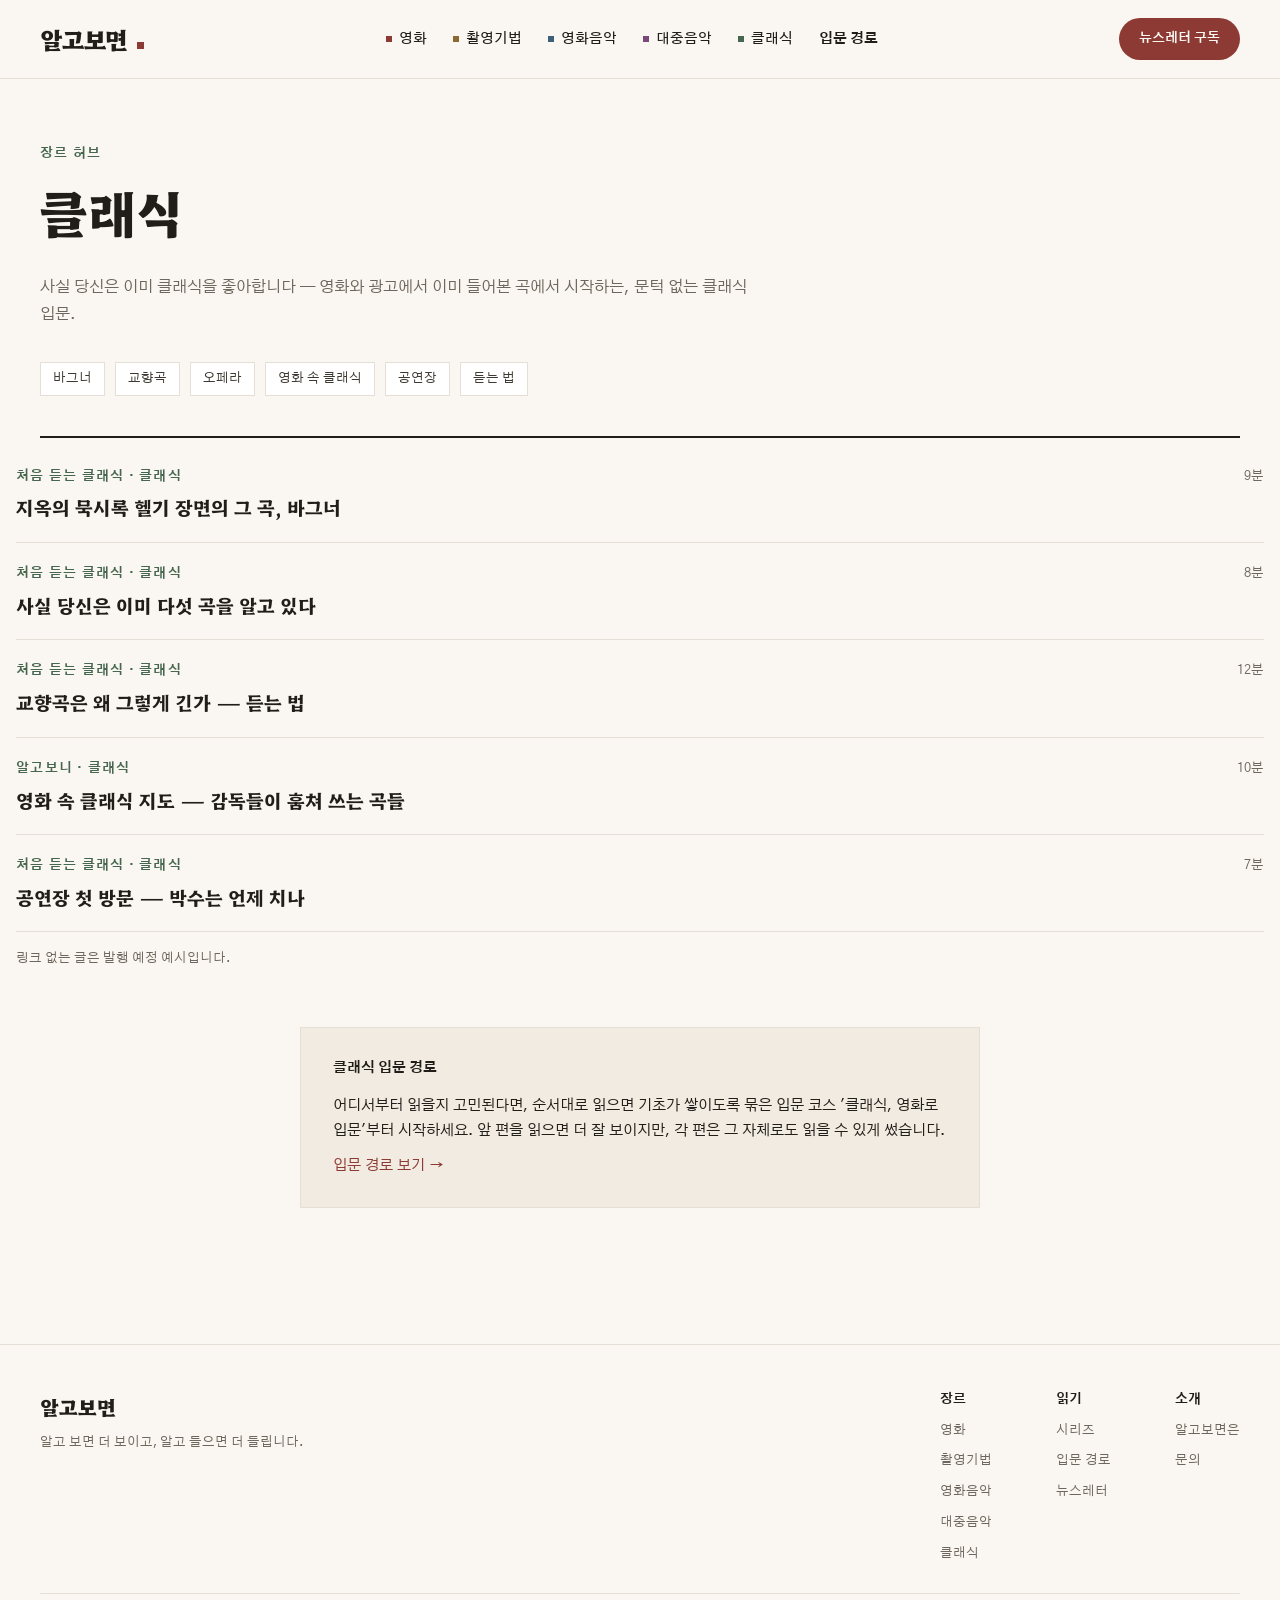
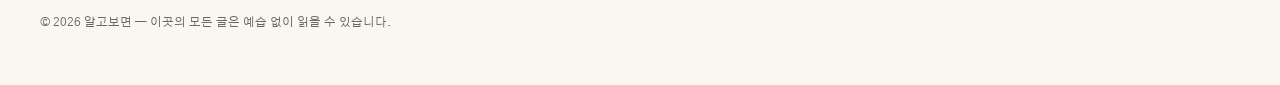
<file: hub-classic.html>
<!doctype html>
<html lang="ko">
<head>
<meta charset="utf-8">
<meta name="viewport" content="width=device-width, initial-scale=1">
<title>클래식 — 알고보면</title>
<meta name="description" content="사실 당신은 이미 클래식을 좋아합니다 — 영화와 광고에서 이미 들어본 곡에서 시작하는, 문턱 없는 클래식 입문. 알고보면의 클래식 장르 허브.">
<link rel="preconnect" href="https://fonts.googleapis.com">
<link rel="preconnect" href="https://fonts.gstatic.com" crossorigin>
<link rel="stylesheet" href="https://fonts.googleapis.com/css2?family=Hahmlet:wght@400;600;700;800&family=Gothic+A1:wght@400;500;700&display=swap">
<link rel="stylesheet" href="assets/css/style.css">
</head>
<body>

<header class="topbar">
  <div class="container topbar__inner">
    <a class="wordmark" href="index.html">
      <span class="wordmark__name">알고보면</span>
      <span class="wordmark__dot"></span>
    </a>
    <nav class="nav" aria-label="장르">
      <a href="hub-film.html"><span class="dot dot--film"></span>영화</a>
      <a href="hub-cine.html"><span class="dot dot--cine"></span>촬영기법</a>
      <a href="hub-score.html"><span class="dot dot--score"></span>영화음악</a>
      <a href="hub-pop.html"><span class="dot dot--pop"></span>대중음악</a>
      <a href="hub-classic.html"><span class="dot dot--classic"></span>클래식</a>
      <a class="is-strong" href="paths.html">입문 경로</a>
    </nav>
    <div class="topbar__actions">
      <a class="btn btn--primary" href="about.html#subscribe">뉴스레터 구독</a>
    </div>
  </div>
</header>

<main>

  <div class="container">
    <div class="hub-head">
      <div class="kicker kicker--classic">장르 허브</div>
      <h1 class="h-display">클래식</h1>
      <p class="desc">사실 당신은 이미 클래식을 좋아합니다 — 영화와 광고에서 이미 들어본 곡에서 시작하는, 문턱 없는 클래식 입문.</p>
      <div class="chip-row" aria-label="주요 주제">
        <span class="tag-chip">바그너</span>
        <span class="tag-chip">교향곡</span>
        <span class="tag-chip">오페라</span>
        <span class="tag-chip">영화 속 클래식</span>
        <span class="tag-chip">공연장</span>
        <span class="tag-chip">듣는 법</span>
      </div>
    </div>
  </div>

  <div class="container hub-list">
    <div class="list-row">
      <div class="list-row__main">
        <div class="kicker kicker--classic">처음 듣는 클래식 · 클래식</div>
        <div class="title">지옥의 묵시록 헬기 장면의 그 곡, 바그너</div>
      </div>
      <div class="side">9분</div>
    </div>
    <div class="list-row">
      <div class="list-row__main">
        <div class="kicker kicker--classic">처음 듣는 클래식 · 클래식</div>
        <div class="title">사실 당신은 이미 다섯 곡을 알고 있다</div>
      </div>
      <div class="side">8분</div>
    </div>
    <div class="list-row">
      <div class="list-row__main">
        <div class="kicker kicker--classic">처음 듣는 클래식 · 클래식</div>
        <div class="title">교향곡은 왜 그렇게 긴가 — 듣는 법</div>
      </div>
      <div class="side">12분</div>
    </div>
    <div class="list-row">
      <div class="list-row__main">
        <div class="kicker kicker--classic">알고보니 · 클래식</div>
        <div class="title">영화 속 클래식 지도 — 감독들이 훔쳐 쓰는 곡들</div>
      </div>
      <div class="side">10분</div>
    </div>
    <div class="list-row">
      <div class="list-row__main">
        <div class="kicker kicker--classic">처음 듣는 클래식 · 클래식</div>
        <div class="title">공연장 첫 방문 — 박수는 언제 치나</div>
      </div>
      <div class="side">7분</div>
    </div>
    <span class="small hub-note">링크 없는 글은 발행 예정 예시입니다.</span>
  </div>

  <div class="container hub-connect">
    <div class="connect-box">
      <div class="label">클래식 입문 경로</div>
      <ul>
        <li>어디서부터 읽을지 고민된다면, 순서대로 읽으면 기초가 쌓이도록 묶은 입문 코스 '클래식, 영화로 입문'부터 시작하세요. 앞 편을 읽으면 더 잘 보이지만, 각 편은 그 자체로도 읽을 수 있게 썼습니다.</li>
        <li><a href="paths.html">입문 경로 보기 →</a></li>
      </ul>
    </div>
  </div>

</main>

<footer class="footer">
  <div class="container">
    <div class="footer__inner">
      <div class="footer__brand">
        <div class="name">알고보면</div>
        <div class="small">알고 보면 더 보이고, 알고 들으면 더 들립니다.</div>
      </div>
      <div class="footer__cols">
        <div class="footer__col">
          <div class="head">장르</div>
          <a href="hub-film.html">영화</a>
          <a href="hub-cine.html">촬영기법</a>
          <a href="hub-score.html">영화음악</a>
          <a href="hub-pop.html">대중음악</a>
          <a href="hub-classic.html">클래식</a>
        </div>
        <div class="footer__col">
          <div class="head">읽기</div>
          <a href="series.html">시리즈</a>
          <a href="paths.html">입문 경로</a>
          <a href="about.html#subscribe">뉴스레터</a>
        </div>
        <div class="footer__col">
          <div class="head">소개</div>
          <a href="about.html">알고보면은</a>
          <a href="about.html#contact">문의</a>
        </div>
      </div>
    </div>
    <div class="footer__bottom">© 2026 알고보면 — 이곳의 모든 글은 예습 없이 읽을 수 있습니다.</div>
  </div>
</footer>

</body>
</html>
</file>
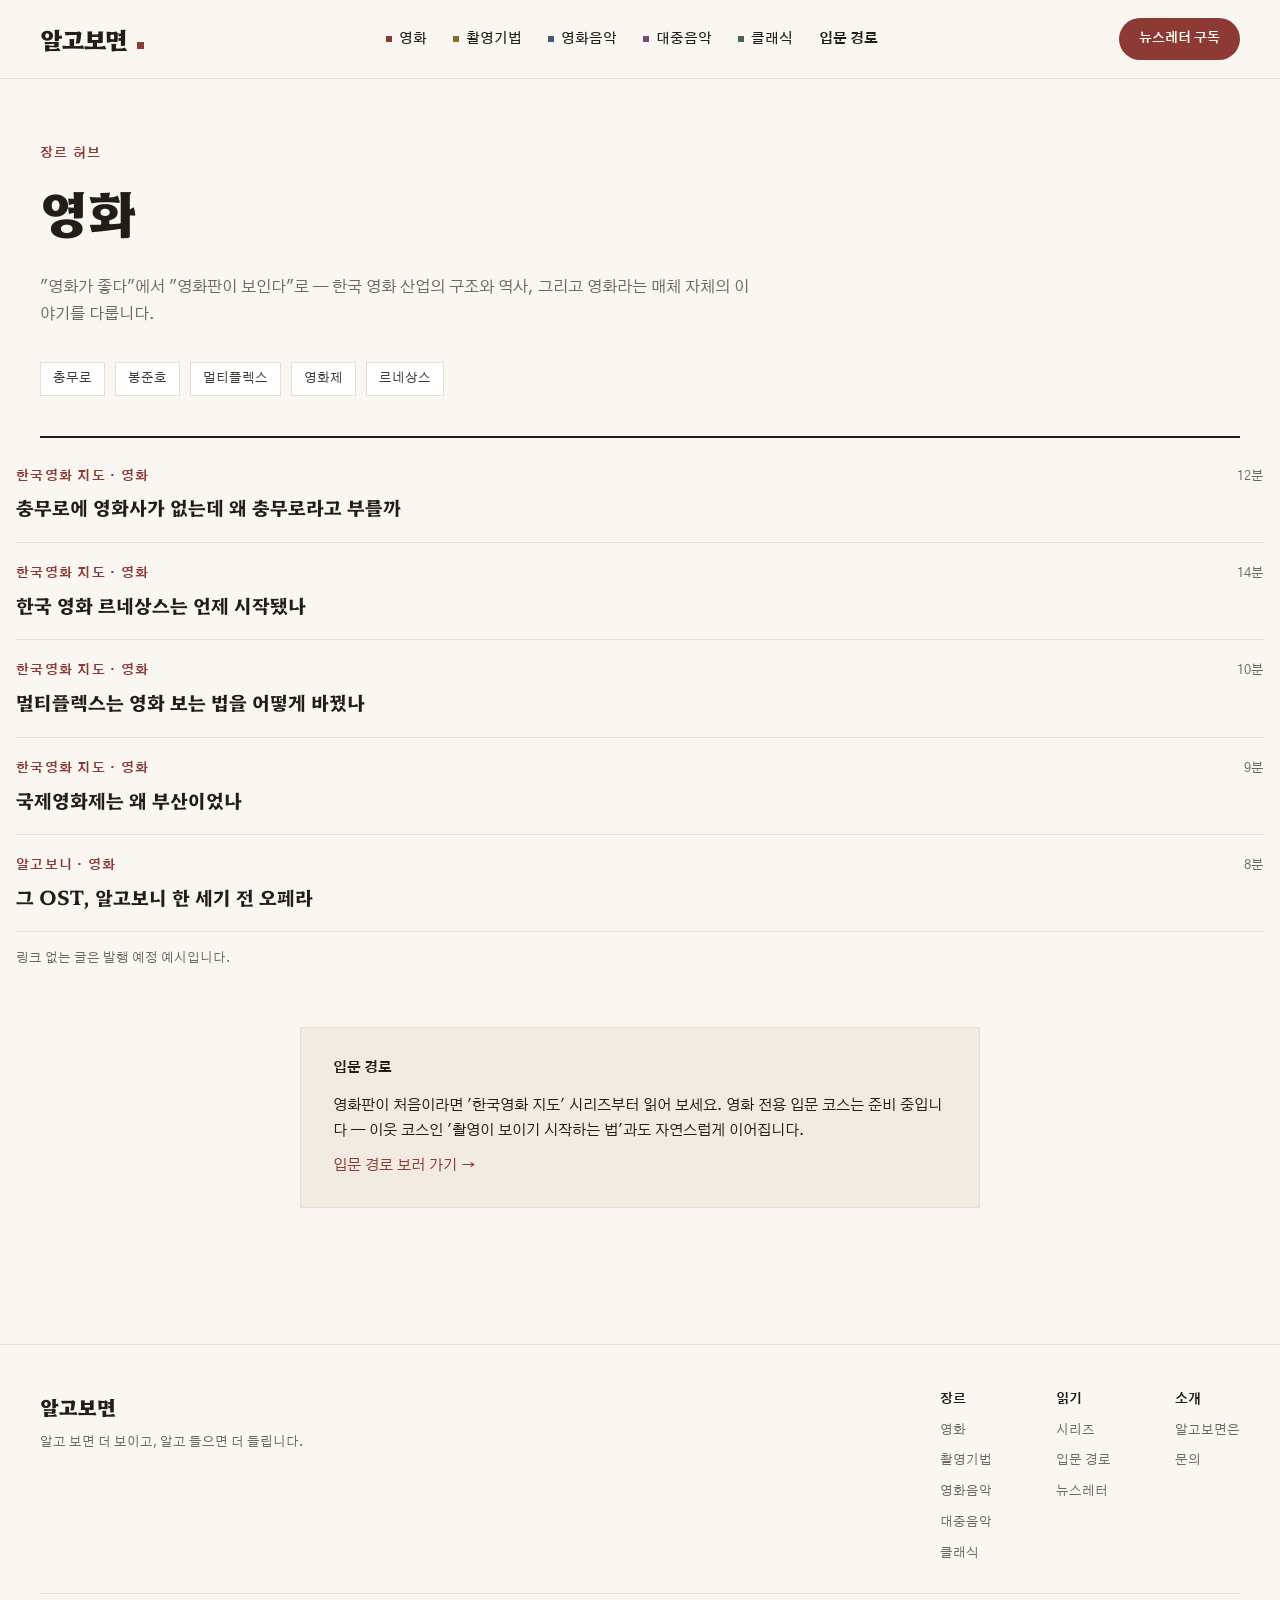
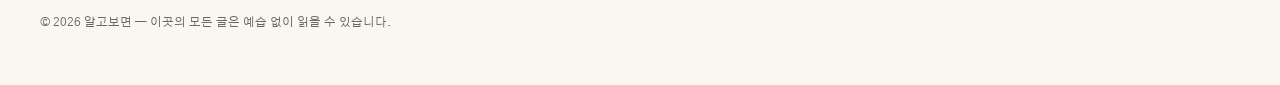
<file: hub-film.html>
<!doctype html>
<html lang="ko">
<head>
<meta charset="utf-8">
<meta name="viewport" content="width=device-width, initial-scale=1">
<title>영화 — 알고보면</title>
<meta name="description" content="한국 영화 산업의 구조와 역사, 그리고 영화라는 매체 자체의 이야기 — 사전지식 없이 읽을 수 있게 풀어주는 영화 장르 허브.">
<link rel="preconnect" href="https://fonts.googleapis.com">
<link rel="preconnect" href="https://fonts.gstatic.com" crossorigin>
<link rel="stylesheet" href="https://fonts.googleapis.com/css2?family=Hahmlet:wght@400;600;700;800&family=Gothic+A1:wght@400;500;700&display=swap">
<link rel="stylesheet" href="assets/css/style.css">
</head>
<body>

<header class="topbar">
  <div class="container topbar__inner">
    <a class="wordmark" href="index.html">
      <span class="wordmark__name">알고보면</span>
      <span class="wordmark__dot"></span>
    </a>
    <nav class="nav" aria-label="장르">
      <a href="hub-film.html"><span class="dot dot--film"></span>영화</a>
      <a href="hub-cine.html"><span class="dot dot--cine"></span>촬영기법</a>
      <a href="hub-score.html"><span class="dot dot--score"></span>영화음악</a>
      <a href="hub-pop.html"><span class="dot dot--pop"></span>대중음악</a>
      <a href="hub-classic.html"><span class="dot dot--classic"></span>클래식</a>
      <a class="is-strong" href="paths.html">입문 경로</a>
    </nav>
    <div class="topbar__actions">
      <a class="btn btn--primary" href="about.html#subscribe">뉴스레터 구독</a>
    </div>
  </div>
</header>

<main>

  <div class="container">
    <div class="hub-head">
      <div class="kicker kicker--film">장르 허브</div>
      <h1 class="h-display">영화</h1>
      <p class="desc">"영화가 좋다"에서 "영화판이 보인다"로 — 한국 영화 산업의 구조와 역사, 그리고 영화라는 매체 자체의 이야기를 다룹니다.</p>
      <div class="chip-row">
        <span class="tag-chip">충무로</span>
        <span class="tag-chip">봉준호</span>
        <span class="tag-chip">멀티플렉스</span>
        <span class="tag-chip">영화제</span>
        <span class="tag-chip">르네상스</span>
      </div>
    </div>
  </div>

  <div class="container hub-list">
    <div class="list-row">
      <div class="list-row__main">
        <div class="kicker kicker--film">한국영화 지도 · 영화</div>
        <div class="title">충무로에 영화사가 없는데 왜 충무로라고 부를까</div>
      </div>
      <div class="side">12분</div>
    </div>
    <div class="list-row">
      <div class="list-row__main">
        <div class="kicker kicker--film">한국영화 지도 · 영화</div>
        <div class="title">한국 영화 르네상스는 언제 시작됐나</div>
      </div>
      <div class="side">14분</div>
    </div>
    <div class="list-row">
      <div class="list-row__main">
        <div class="kicker kicker--film">한국영화 지도 · 영화</div>
        <div class="title">멀티플렉스는 영화 보는 법을 어떻게 바꿨나</div>
      </div>
      <div class="side">10분</div>
    </div>
    <div class="list-row">
      <div class="list-row__main">
        <div class="kicker kicker--film">한국영화 지도 · 영화</div>
        <div class="title">국제영화제는 왜 부산이었나</div>
      </div>
      <div class="side">9분</div>
    </div>
    <div class="list-row">
      <div class="list-row__main">
        <div class="kicker kicker--film">알고보니 · 영화</div>
        <div class="title">그 OST, 알고보니 한 세기 전 오페라</div>
      </div>
      <div class="side">8분</div>
    </div>
    <span class="small hub-note">링크 없는 글은 발행 예정 예시입니다.</span>
  </div>

  <div class="container hub-connect">
    <div class="connect-box">
      <div class="label">입문 경로</div>
      <ul>
        <li>영화판이 처음이라면 '한국영화 지도' 시리즈부터 읽어 보세요. 영화 전용 입문 코스는 준비 중입니다 — 이웃 코스인 '촬영이 보이기 시작하는 법'과도 자연스럽게 이어집니다.</li>
        <li><a href="paths.html">입문 경로 보러 가기 →</a></li>
      </ul>
    </div>
  </div>

</main>

<footer class="footer">
  <div class="container">
    <div class="footer__inner">
      <div class="footer__brand">
        <div class="name">알고보면</div>
        <div class="small">알고 보면 더 보이고, 알고 들으면 더 들립니다.</div>
      </div>
      <div class="footer__cols">
        <div class="footer__col">
          <div class="head">장르</div>
          <a href="hub-film.html">영화</a>
          <a href="hub-cine.html">촬영기법</a>
          <a href="hub-score.html">영화음악</a>
          <a href="hub-pop.html">대중음악</a>
          <a href="hub-classic.html">클래식</a>
        </div>
        <div class="footer__col">
          <div class="head">읽기</div>
          <a href="series.html">시리즈</a>
          <a href="paths.html">입문 경로</a>
          <a href="about.html#subscribe">뉴스레터</a>
        </div>
        <div class="footer__col">
          <div class="head">소개</div>
          <a href="about.html">알고보면은</a>
          <a href="about.html#contact">문의</a>
        </div>
      </div>
    </div>
    <div class="footer__bottom">© 2026 알고보면 — 이곳의 모든 글은 예습 없이 읽을 수 있습니다.</div>
  </div>
</footer>

</body>
</html>
</file>
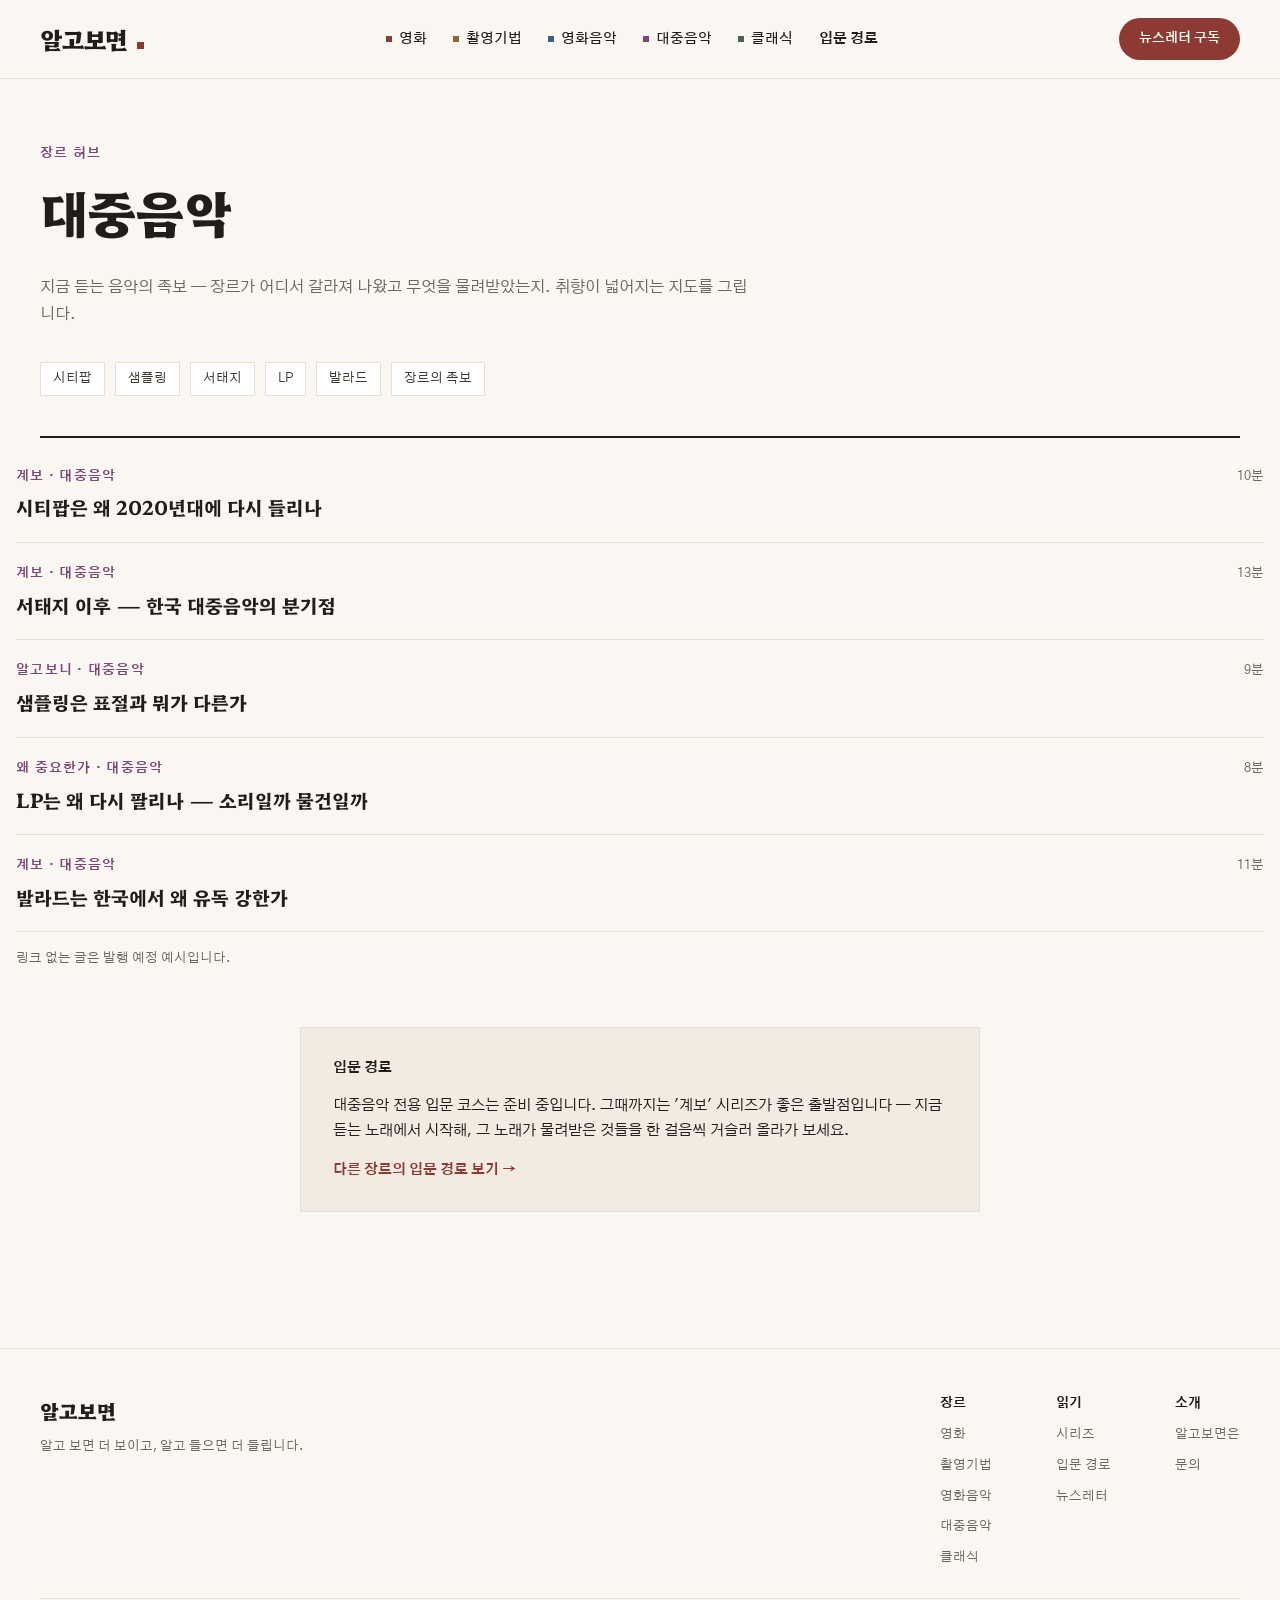
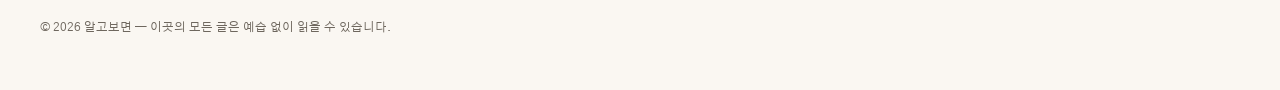
<file: hub-pop.html>
<!doctype html>
<html lang="ko">
<head>
<meta charset="utf-8">
<meta name="viewport" content="width=device-width, initial-scale=1">
<title>대중음악 — 알고보면</title>
<meta name="description" content="지금 듣는 음악의 족보 — 장르가 어디서 갈라져 나왔고 무엇을 물려받았는지, 사전지식 없이 읽을 수 있게 풀어주는 대중음악 이야기.">
<link rel="preconnect" href="https://fonts.googleapis.com">
<link rel="preconnect" href="https://fonts.gstatic.com" crossorigin>
<link rel="stylesheet" href="https://fonts.googleapis.com/css2?family=Hahmlet:wght@400;600;700;800&family=Gothic+A1:wght@400;500;700&display=swap">
<link rel="stylesheet" href="assets/css/style.css">
</head>
<body>

<header class="topbar">
  <div class="container topbar__inner">
    <a class="wordmark" href="index.html">
      <span class="wordmark__name">알고보면</span>
      <span class="wordmark__dot"></span>
    </a>
    <nav class="nav" aria-label="장르">
      <a href="hub-film.html"><span class="dot dot--film"></span>영화</a>
      <a href="hub-cine.html"><span class="dot dot--cine"></span>촬영기법</a>
      <a href="hub-score.html"><span class="dot dot--score"></span>영화음악</a>
      <a href="hub-pop.html"><span class="dot dot--pop"></span>대중음악</a>
      <a href="hub-classic.html"><span class="dot dot--classic"></span>클래식</a>
      <a class="is-strong" href="paths.html">입문 경로</a>
    </nav>
    <div class="topbar__actions">
      <a class="btn btn--primary" href="about.html#subscribe">뉴스레터 구독</a>
    </div>
  </div>
</header>

<main>

  <div class="container">
    <div class="hub-head">
      <div class="kicker kicker--pop">장르 허브</div>
      <h1 class="h-display">대중음악</h1>
      <p class="desc">지금 듣는 음악의 족보 — 장르가 어디서 갈라져 나왔고 무엇을 물려받았는지. 취향이 넓어지는 지도를 그립니다.</p>
      <div class="chip-row" aria-label="주요 키워드">
        <span class="tag-chip">시티팝</span>
        <span class="tag-chip">샘플링</span>
        <span class="tag-chip">서태지</span>
        <span class="tag-chip">LP</span>
        <span class="tag-chip">발라드</span>
        <span class="tag-chip">장르의 족보</span>
      </div>
    </div>
  </div>

  <div class="container hub-list">
    <div class="list-row">
      <div class="list-row__main">
        <div class="kicker kicker--pop">계보 · 대중음악</div>
        <div class="title">시티팝은 왜 2020년대에 다시 들리나</div>
      </div>
      <div class="side">10분</div>
    </div>
    <div class="list-row">
      <div class="list-row__main">
        <div class="kicker kicker--pop">계보 · 대중음악</div>
        <div class="title">서태지 이후 — 한국 대중음악의 분기점</div>
      </div>
      <div class="side">13분</div>
    </div>
    <div class="list-row">
      <div class="list-row__main">
        <div class="kicker kicker--pop">알고보니 · 대중음악</div>
        <div class="title">샘플링은 표절과 뭐가 다른가</div>
      </div>
      <div class="side">9분</div>
    </div>
    <div class="list-row">
      <div class="list-row__main">
        <div class="kicker kicker--pop">왜 중요한가 · 대중음악</div>
        <div class="title">LP는 왜 다시 팔리나 — 소리일까 물건일까</div>
      </div>
      <div class="side">8분</div>
    </div>
    <div class="list-row">
      <div class="list-row__main">
        <div class="kicker kicker--pop">계보 · 대중음악</div>
        <div class="title">발라드는 한국에서 왜 유독 강한가</div>
      </div>
      <div class="side">11분</div>
    </div>
    <span class="small hub-note">링크 없는 글은 발행 예정 예시입니다.</span>
  </div>

  <div class="container hub-connect">
    <div class="connect-box">
      <div class="label">입문 경로</div>
      <p style="margin: 0 0 12px 0; font-size: 14.5px;">대중음악 전용 입문 코스는 준비 중입니다. 그때까지는 '계보' 시리즈가 좋은 출발점입니다 — 지금 듣는 노래에서 시작해, 그 노래가 물려받은 것들을 한 걸음씩 거슬러 올라가 보세요.</p>
      <a class="more-link" href="paths.html">다른 장르의 입문 경로 보기 →</a>
    </div>
  </div>

</main>

<footer class="footer">
  <div class="container">
    <div class="footer__inner">
      <div class="footer__brand">
        <div class="name">알고보면</div>
        <div class="small">알고 보면 더 보이고, 알고 들으면 더 들립니다.</div>
      </div>
      <div class="footer__cols">
        <div class="footer__col">
          <div class="head">장르</div>
          <a href="hub-film.html">영화</a>
          <a href="hub-cine.html">촬영기법</a>
          <a href="hub-score.html">영화음악</a>
          <a href="hub-pop.html">대중음악</a>
          <a href="hub-classic.html">클래식</a>
        </div>
        <div class="footer__col">
          <div class="head">읽기</div>
          <a href="series.html">시리즈</a>
          <a href="paths.html">입문 경로</a>
          <a href="about.html#subscribe">뉴스레터</a>
        </div>
        <div class="footer__col">
          <div class="head">소개</div>
          <a href="about.html">알고보면은</a>
          <a href="about.html#contact">문의</a>
        </div>
      </div>
    </div>
    <div class="footer__bottom">© 2026 알고보면 — 이곳의 모든 글은 예습 없이 읽을 수 있습니다.</div>
  </div>
</footer>

</body>
</html>
</file>
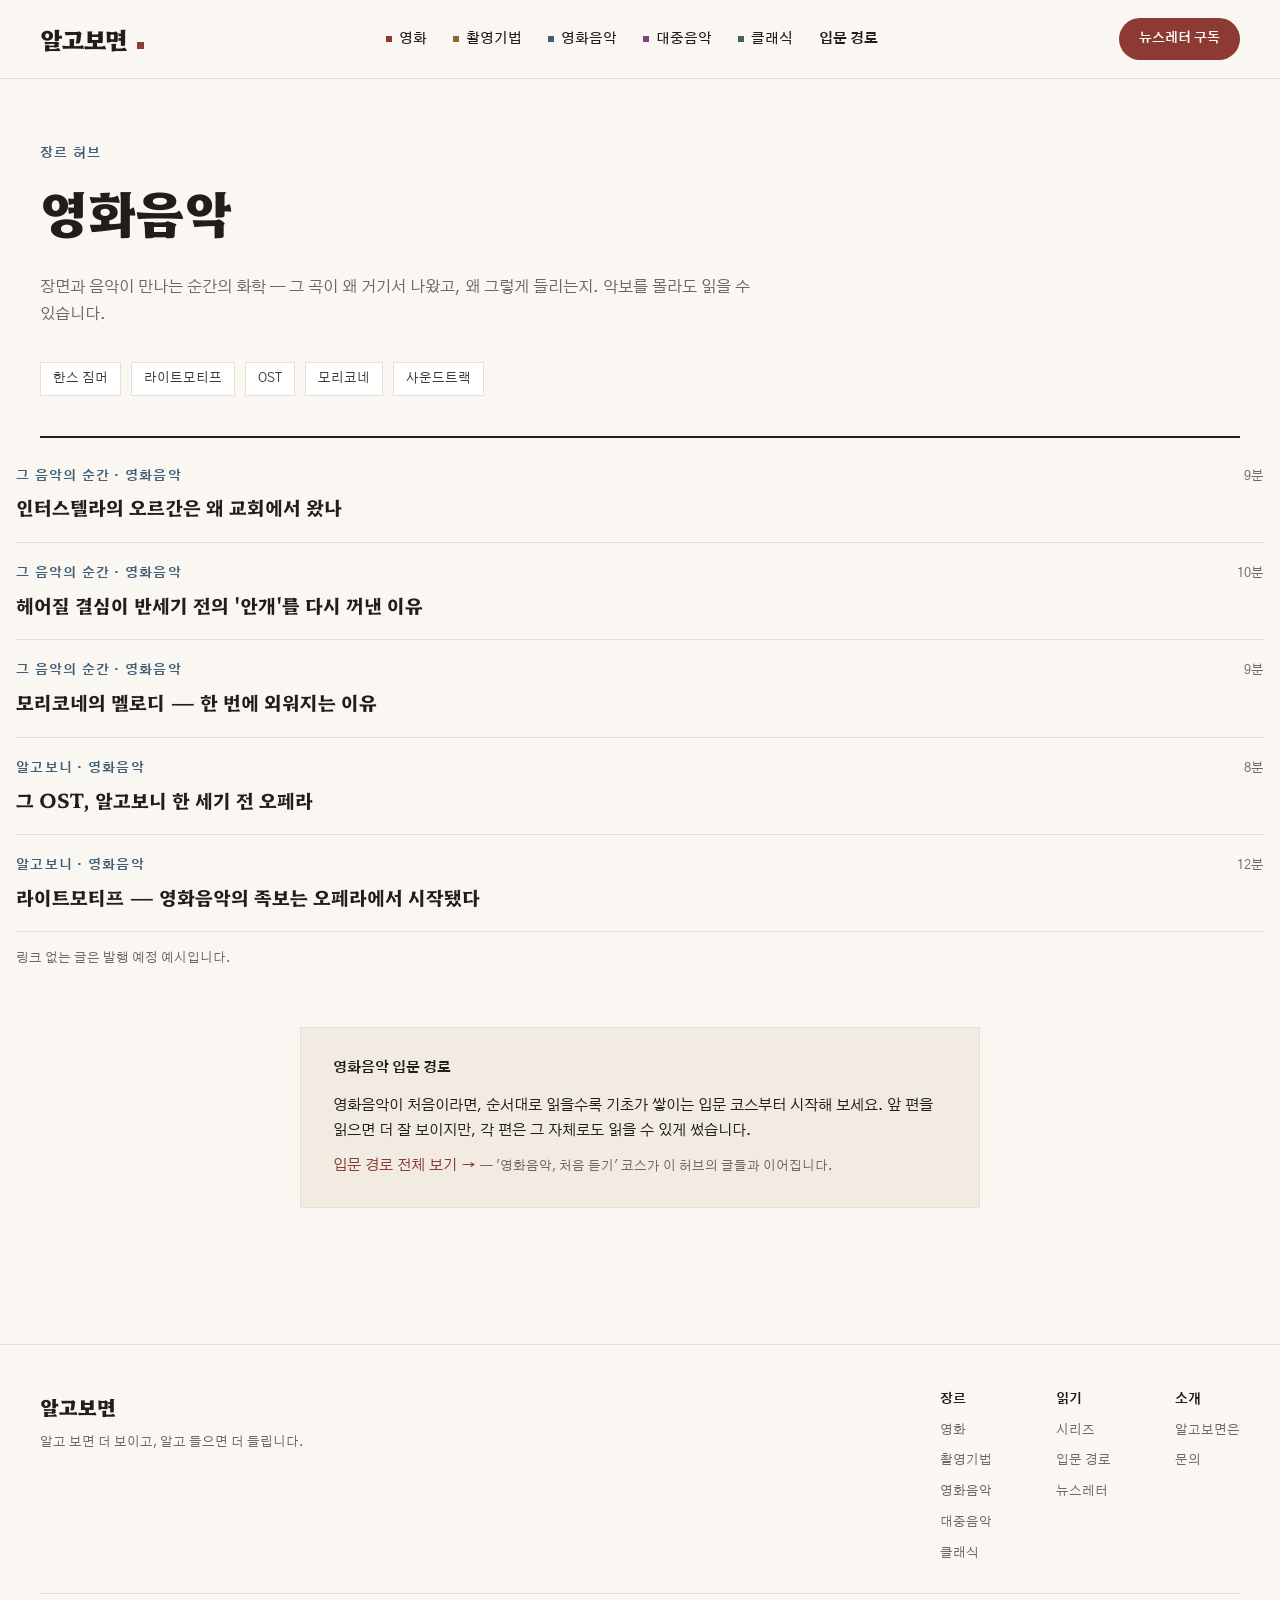
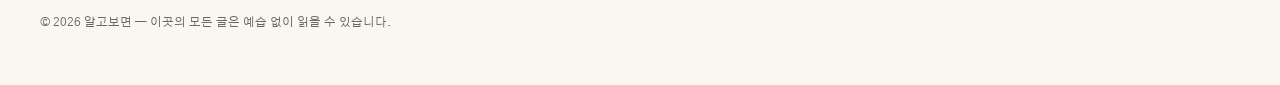
<file: hub-score.html>
<!doctype html>
<html lang="ko">
<head>
<meta charset="utf-8">
<meta name="viewport" content="width=device-width, initial-scale=1">
<title>영화음악 — 알고보면</title>
<meta name="description" content="장면과 음악이 만나는 순간의 화학 — 그 곡이 왜 거기서 나왔고, 왜 그렇게 들리는지. 악보를 몰라도 읽을 수 있는 영화음악 이야기 모음.">
<link rel="preconnect" href="https://fonts.googleapis.com">
<link rel="preconnect" href="https://fonts.gstatic.com" crossorigin>
<link rel="stylesheet" href="https://fonts.googleapis.com/css2?family=Hahmlet:wght@400;600;700;800&family=Gothic+A1:wght@400;500;700&display=swap">
<link rel="stylesheet" href="assets/css/style.css">
</head>
<body>

<header class="topbar">
  <div class="container topbar__inner">
    <a class="wordmark" href="index.html">
      <span class="wordmark__name">알고보면</span>
      <span class="wordmark__dot"></span>
    </a>
    <nav class="nav" aria-label="장르">
      <a href="hub-film.html"><span class="dot dot--film"></span>영화</a>
      <a href="hub-cine.html"><span class="dot dot--cine"></span>촬영기법</a>
      <a href="hub-score.html"><span class="dot dot--score"></span>영화음악</a>
      <a href="hub-pop.html"><span class="dot dot--pop"></span>대중음악</a>
      <a href="hub-classic.html"><span class="dot dot--classic"></span>클래식</a>
      <a class="is-strong" href="paths.html">입문 경로</a>
    </nav>
    <div class="topbar__actions">
      <a class="btn btn--primary" href="about.html#subscribe">뉴스레터 구독</a>
    </div>
  </div>
</header>

<main>

  <div class="container">
    <div class="hub-head">
      <div class="kicker kicker--score">장르 허브</div>
      <h1 class="h-display">영화음악</h1>
      <p class="desc">장면과 음악이 만나는 순간의 화학 — 그 곡이 왜 거기서 나왔고, 왜 그렇게 들리는지. 악보를 몰라도 읽을 수 있습니다.</p>
      <div class="chip-row">
        <span class="tag-chip">한스 짐머</span>
        <span class="tag-chip">라이트모티프</span>
        <span class="tag-chip">OST</span>
        <span class="tag-chip">모리코네</span>
        <span class="tag-chip">사운드트랙</span>
      </div>
    </div>
  </div>

  <div class="container hub-list">

    <a class="list-row" href="article-interstellar-organ.html">
      <div class="list-row__main">
        <div class="kicker kicker--score">그 음악의 순간 · 영화음악</div>
        <div class="title">인터스텔라의 오르간은 왜 교회에서 왔나</div>
      </div>
      <div class="side">9분</div>
    </a>

    <div class="list-row">
      <div class="list-row__main">
        <div class="kicker kicker--score">그 음악의 순간 · 영화음악</div>
        <div class="title">헤어질 결심이 반세기 전의 '안개'를 다시 꺼낸 이유</div>
      </div>
      <div class="side">10분</div>
    </div>

    <div class="list-row">
      <div class="list-row__main">
        <div class="kicker kicker--score">그 음악의 순간 · 영화음악</div>
        <div class="title">모리코네의 멜로디 — 한 번에 외워지는 이유</div>
      </div>
      <div class="side">9분</div>
    </div>

    <div class="list-row">
      <div class="list-row__main">
        <div class="kicker kicker--score">알고보니 · 영화음악</div>
        <div class="title">그 OST, 알고보니 한 세기 전 오페라</div>
      </div>
      <div class="side">8분</div>
    </div>

    <div class="list-row">
      <div class="list-row__main">
        <div class="kicker kicker--score">알고보니 · 영화음악</div>
        <div class="title">라이트모티프 — 영화음악의 족보는 오페라에서 시작됐다</div>
      </div>
      <div class="side">12분</div>
    </div>

    <span class="small hub-note">링크 없는 글은 발행 예정 예시입니다.</span>

  </div>

  <div class="container hub-connect">
    <div class="connect-box">
      <div class="label">영화음악 입문 경로</div>
      <ul>
        <li>영화음악이 처음이라면, 순서대로 읽을수록 기초가 쌓이는 입문 코스부터 시작해 보세요. 앞 편을 읽으면 더 잘 보이지만, 각 편은 그 자체로도 읽을 수 있게 썼습니다.</li>
        <li><a href="paths.html">입문 경로 전체 보기 →</a> <span class="why">— '영화음악, 처음 듣기' 코스가 이 허브의 글들과 이어집니다.</span></li>
      </ul>
    </div>
  </div>

</main>

<footer class="footer">
  <div class="container">
    <div class="footer__inner">
      <div class="footer__brand">
        <div class="name">알고보면</div>
        <div class="small">알고 보면 더 보이고, 알고 들으면 더 들립니다.</div>
      </div>
      <div class="footer__cols">
        <div class="footer__col">
          <div class="head">장르</div>
          <a href="hub-film.html">영화</a>
          <a href="hub-cine.html">촬영기법</a>
          <a href="hub-score.html">영화음악</a>
          <a href="hub-pop.html">대중음악</a>
          <a href="hub-classic.html">클래식</a>
        </div>
        <div class="footer__col">
          <div class="head">읽기</div>
          <a href="series.html">시리즈</a>
          <a href="paths.html">입문 경로</a>
          <a href="about.html#subscribe">뉴스레터</a>
        </div>
        <div class="footer__col">
          <div class="head">소개</div>
          <a href="about.html">알고보면은</a>
          <a href="about.html#contact">문의</a>
        </div>
      </div>
    </div>
    <div class="footer__bottom">© 2026 알고보면 — 이곳의 모든 글은 예습 없이 읽을 수 있습니다.</div>
  </div>
</footer>

</body>
</html>
</file>
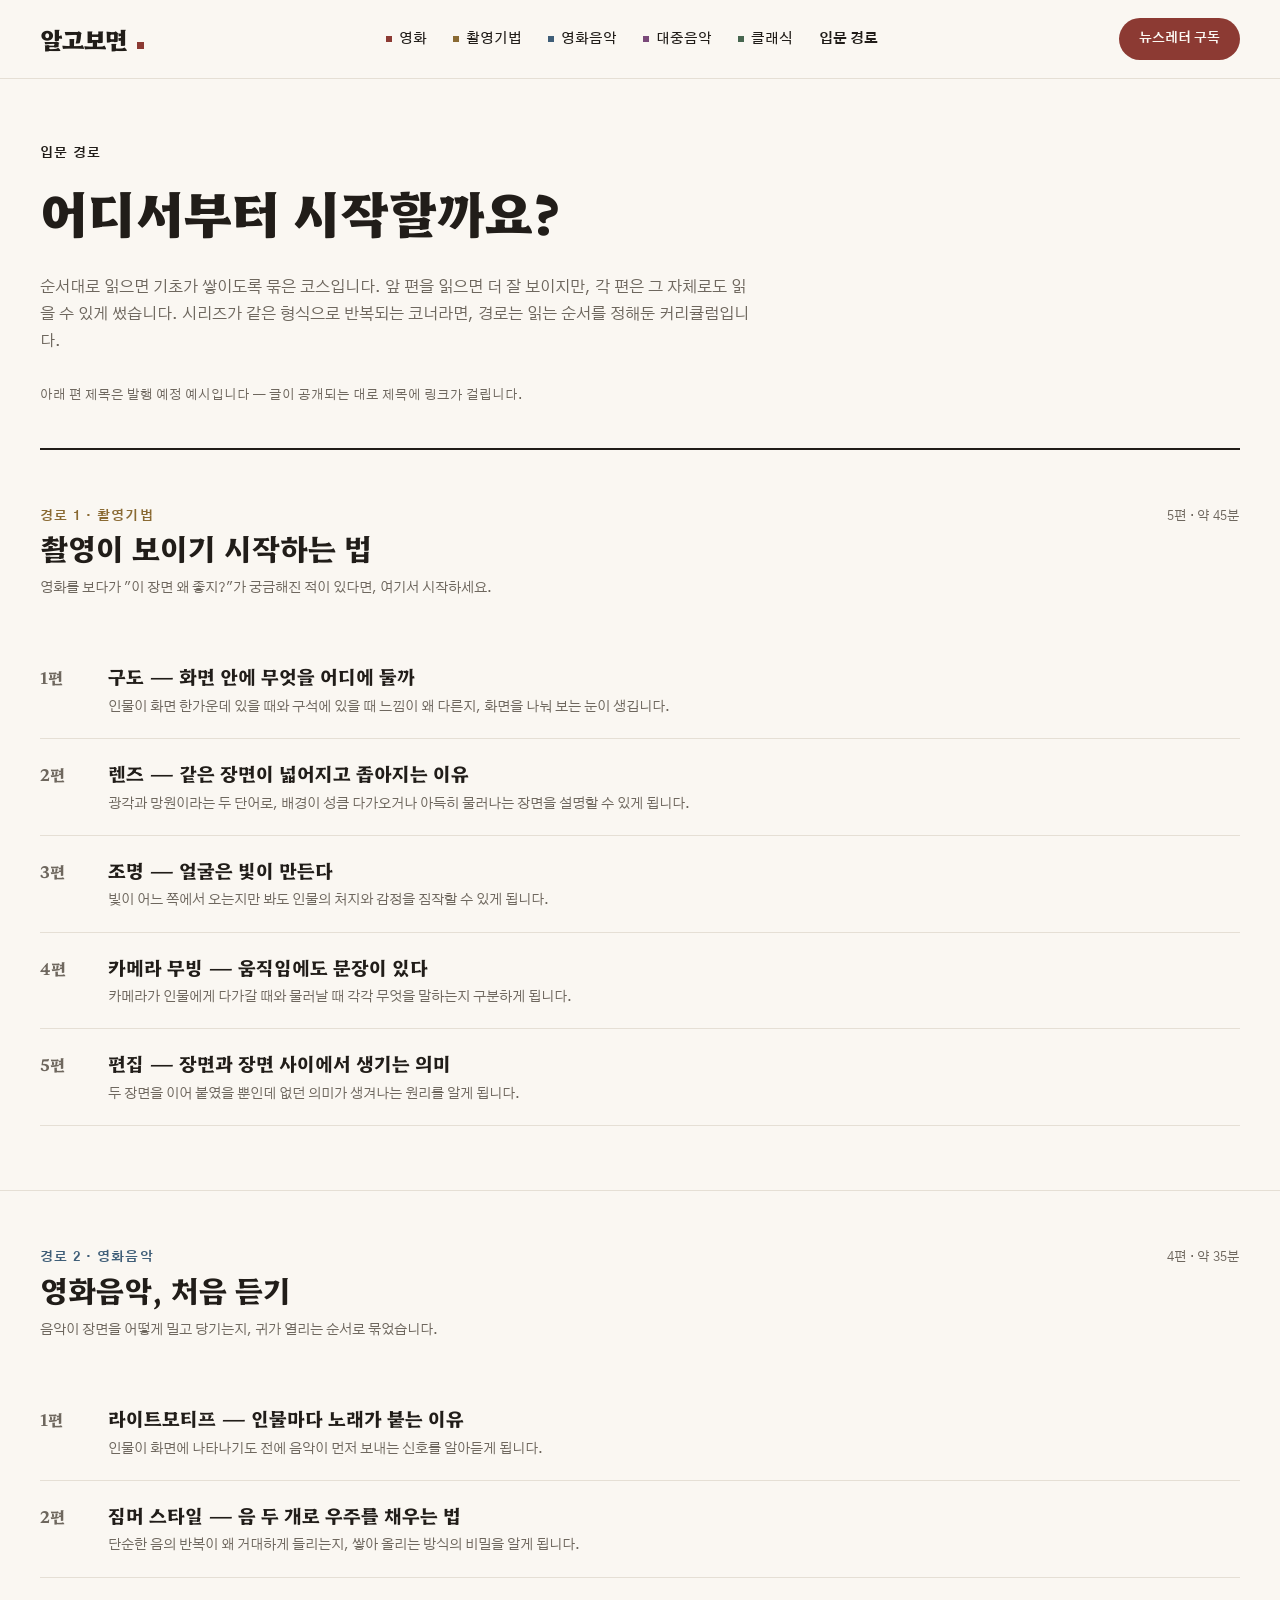
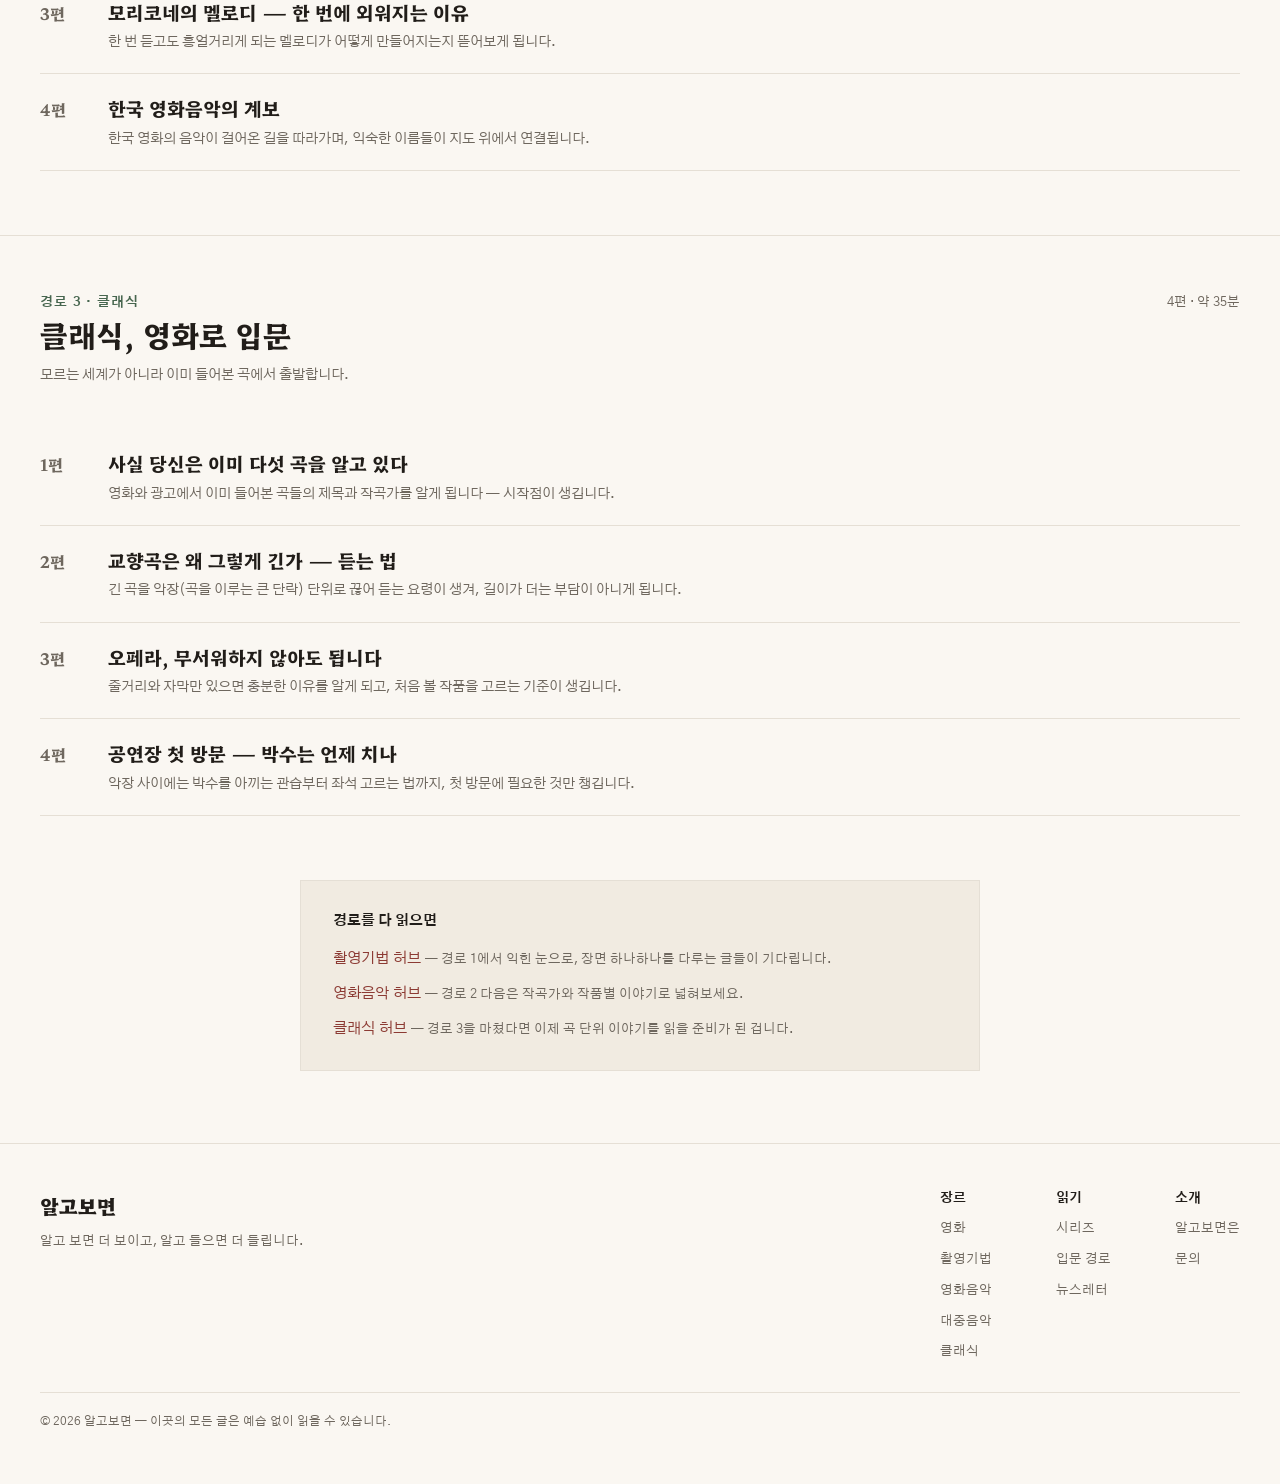
<file: paths.html>
<!doctype html>
<html lang="ko">
<head>
<meta charset="utf-8">
<meta name="viewport" content="width=device-width, initial-scale=1">
<title>입문 경로 — 알고보면</title>
<meta name="description" content="촬영기법·영화음악·클래식 — 순서대로 읽으면 기초가 쌓이는 입문 코스 3개. 각 편은 그 자체로도 읽을 수 있게 썼습니다.">
<link rel="preconnect" href="https://fonts.googleapis.com">
<link rel="preconnect" href="https://fonts.gstatic.com" crossorigin>
<link rel="stylesheet" href="https://fonts.googleapis.com/css2?family=Hahmlet:wght@400;600;700;800&family=Gothic+A1:wght@400;500;700&display=swap">
<link rel="stylesheet" href="assets/css/style.css">
<style>
  /* 이 페이지 전용: 번호 붙은 편 목록 */
  .path-list { list-style: none; margin: 0; padding: 0; }
  .path-list .list-row { justify-content: flex-start; align-items: baseline; }
  .path-list .num {
    font-family: var(--font-display);
    font-weight: 700;
    font-size: 16px;
    color: var(--muted);
    width: 44px;
    flex-shrink: 0;
  }
  .path-list .body { flex-grow: 1; }
  .path-list .gain { margin: 5px 0 0 0; font-size: 13.5px; color: var(--muted); line-height: 1.65; }
</style>
</head>
<body>

<header class="topbar">
  <div class="container topbar__inner">
    <a class="wordmark" href="index.html">
      <span class="wordmark__name">알고보면</span>
      <span class="wordmark__dot"></span>
    </a>
    <nav class="nav" aria-label="장르">
      <a href="hub-film.html"><span class="dot dot--film"></span>영화</a>
      <a href="hub-cine.html"><span class="dot dot--cine"></span>촬영기법</a>
      <a href="hub-score.html"><span class="dot dot--score"></span>영화음악</a>
      <a href="hub-pop.html"><span class="dot dot--pop"></span>대중음악</a>
      <a href="hub-classic.html"><span class="dot dot--classic"></span>클래식</a>
      <a class="is-strong" href="paths.html">입문 경로</a>
    </nav>
    <div class="topbar__actions">
      <a class="btn btn--primary" href="about.html#subscribe">뉴스레터 구독</a>
    </div>
  </div>
</header>

<main>

  <div class="container">
    <header class="hub-head">
      <div class="kicker kicker--all">입문 경로</div>
      <h1 class="h-display">어디서부터 시작할까요?</h1>
      <p class="desc">순서대로 읽으면 기초가 쌓이도록 묶은 코스입니다. 앞 편을 읽으면 더 잘 보이지만, 각 편은 그 자체로도 읽을 수 있게 썼습니다. 시리즈가 같은 형식으로 반복되는 코너라면, 경로는 읽는 순서를 정해둔 커리큘럼입니다.</p>
      <div class="small">아래 편 제목은 발행 예정 예시입니다 — 글이 공개되는 대로 제목에 링크가 걸립니다.</div>
    </header>
  </div>

  <section class="section">
    <div class="container">
      <div class="section__head">
        <div>
          <div class="kicker kicker--cine">경로 1 · 촬영기법</div>
          <h2 class="h-section">촬영이 보이기 시작하는 법</h2>
          <p class="sub">영화를 보다가 "이 장면 왜 좋지?"가 궁금해진 적이 있다면, 여기서 시작하세요.</p>
        </div>
        <span class="small">5편 · 약 45분</span>
      </div>
      <ol class="path-list">
        <li class="list-row">
          <span class="num">1편</span>
          <div class="body">
            <div class="title">구도 — 화면 안에 무엇을 어디에 둘까</div>
            <p class="gain">인물이 화면 한가운데 있을 때와 구석에 있을 때 느낌이 왜 다른지, 화면을 나눠 보는 눈이 생깁니다.</p>
          </div>
        </li>
        <li class="list-row">
          <span class="num">2편</span>
          <div class="body">
            <div class="title">렌즈 — 같은 장면이 넓어지고 좁아지는 이유</div>
            <p class="gain">광각과 망원이라는 두 단어로, 배경이 성큼 다가오거나 아득히 물러나는 장면을 설명할 수 있게 됩니다.</p>
          </div>
        </li>
        <li class="list-row">
          <span class="num">3편</span>
          <div class="body">
            <div class="title">조명 — 얼굴은 빛이 만든다</div>
            <p class="gain">빛이 어느 쪽에서 오는지만 봐도 인물의 처지와 감정을 짐작할 수 있게 됩니다.</p>
          </div>
        </li>
        <li class="list-row">
          <span class="num">4편</span>
          <div class="body">
            <div class="title">카메라 무빙 — 움직임에도 문장이 있다</div>
            <p class="gain">카메라가 인물에게 다가갈 때와 물러날 때 각각 무엇을 말하는지 구분하게 됩니다.</p>
          </div>
        </li>
        <li class="list-row">
          <span class="num">5편</span>
          <div class="body">
            <div class="title">편집 — 장면과 장면 사이에서 생기는 의미</div>
            <p class="gain">두 장면을 이어 붙였을 뿐인데 없던 의미가 생겨나는 원리를 알게 됩니다.</p>
          </div>
        </li>
      </ol>
    </div>
  </section>

  <section class="section section--rule">
    <div class="container">
      <div class="section__head">
        <div>
          <div class="kicker kicker--score">경로 2 · 영화음악</div>
          <h2 class="h-section">영화음악, 처음 듣기</h2>
          <p class="sub">음악이 장면을 어떻게 밀고 당기는지, 귀가 열리는 순서로 묶었습니다.</p>
        </div>
        <span class="small">4편 · 약 35분</span>
      </div>
      <ol class="path-list">
        <li class="list-row">
          <span class="num">1편</span>
          <div class="body">
            <div class="title">라이트모티프 — 인물마다 노래가 붙는 이유</div>
            <p class="gain">인물이 화면에 나타나기도 전에 음악이 먼저 보내는 신호를 알아듣게 됩니다.</p>
          </div>
        </li>
        <li class="list-row">
          <span class="num">2편</span>
          <div class="body">
            <div class="title">짐머 스타일 — 음 두 개로 우주를 채우는 법</div>
            <p class="gain">단순한 음의 반복이 왜 거대하게 들리는지, 쌓아 올리는 방식의 비밀을 알게 됩니다.</p>
          </div>
        </li>
        <li class="list-row">
          <span class="num">3편</span>
          <div class="body">
            <div class="title">모리코네의 멜로디 — 한 번에 외워지는 이유</div>
            <p class="gain">한 번 듣고도 흥얼거리게 되는 멜로디가 어떻게 만들어지는지 뜯어보게 됩니다.</p>
          </div>
        </li>
        <li class="list-row">
          <span class="num">4편</span>
          <div class="body">
            <div class="title">한국 영화음악의 계보</div>
            <p class="gain">한국 영화의 음악이 걸어온 길을 따라가며, 익숙한 이름들이 지도 위에서 연결됩니다.</p>
          </div>
        </li>
      </ol>
    </div>
  </section>

  <section class="section section--rule">
    <div class="container">
      <div class="section__head">
        <div>
          <div class="kicker kicker--classic">경로 3 · 클래식</div>
          <h2 class="h-section">클래식, 영화로 입문</h2>
          <p class="sub">모르는 세계가 아니라 이미 들어본 곡에서 출발합니다.</p>
        </div>
        <span class="small">4편 · 약 35분</span>
      </div>
      <ol class="path-list">
        <li class="list-row">
          <span class="num">1편</span>
          <div class="body">
            <div class="title">사실 당신은 이미 다섯 곡을 알고 있다</div>
            <p class="gain">영화와 광고에서 이미 들어본 곡들의 제목과 작곡가를 알게 됩니다 — 시작점이 생깁니다.</p>
          </div>
        </li>
        <li class="list-row">
          <span class="num">2편</span>
          <div class="body">
            <div class="title">교향곡은 왜 그렇게 긴가 — 듣는 법</div>
            <p class="gain">긴 곡을 악장(곡을 이루는 큰 단락) 단위로 끊어 듣는 요령이 생겨, 길이가 더는 부담이 아니게 됩니다.</p>
          </div>
        </li>
        <li class="list-row">
          <span class="num">3편</span>
          <div class="body">
            <div class="title">오페라, 무서워하지 않아도 됩니다</div>
            <p class="gain">줄거리와 자막만 있으면 충분한 이유를 알게 되고, 처음 볼 작품을 고르는 기준이 생깁니다.</p>
          </div>
        </li>
        <li class="list-row">
          <span class="num">4편</span>
          <div class="body">
            <div class="title">공연장 첫 방문 — 박수는 언제 치나</div>
            <p class="gain">악장 사이에는 박수를 아끼는 관습부터 좌석 고르는 법까지, 첫 방문에 필요한 것만 챙깁니다.</p>
          </div>
        </li>
      </ol>
    </div>
  </section>

  <aside class="connect-box">
    <div class="label">경로를 다 읽으면</div>
    <ul>
      <li><a href="hub-cine.html">촬영기법 허브</a> <span class="why">— 경로 1에서 익힌 눈으로, 장면 하나하나를 다루는 글들이 기다립니다.</span></li>
      <li><a href="hub-score.html">영화음악 허브</a> <span class="why">— 경로 2 다음은 작곡가와 작품별 이야기로 넓혀보세요.</span></li>
      <li><a href="hub-classic.html">클래식 허브</a> <span class="why">— 경로 3을 마쳤다면 이제 곡 단위 이야기를 읽을 준비가 된 겁니다.</span></li>
    </ul>
  </aside>

</main>

<footer class="footer">
  <div class="container">
    <div class="footer__inner">
      <div class="footer__brand">
        <div class="name">알고보면</div>
        <div class="small">알고 보면 더 보이고, 알고 들으면 더 들립니다.</div>
      </div>
      <div class="footer__cols">
        <div class="footer__col">
          <div class="head">장르</div>
          <a href="hub-film.html">영화</a>
          <a href="hub-cine.html">촬영기법</a>
          <a href="hub-score.html">영화음악</a>
          <a href="hub-pop.html">대중음악</a>
          <a href="hub-classic.html">클래식</a>
        </div>
        <div class="footer__col">
          <div class="head">읽기</div>
          <a href="series.html">시리즈</a>
          <a href="paths.html">입문 경로</a>
          <a href="about.html#subscribe">뉴스레터</a>
        </div>
        <div class="footer__col">
          <div class="head">소개</div>
          <a href="about.html">알고보면은</a>
          <a href="about.html#contact">문의</a>
        </div>
      </div>
    </div>
    <div class="footer__bottom">© 2026 알고보면 — 이곳의 모든 글은 예습 없이 읽을 수 있습니다.</div>
  </div>
</footer>

</body>
</html>
</file>
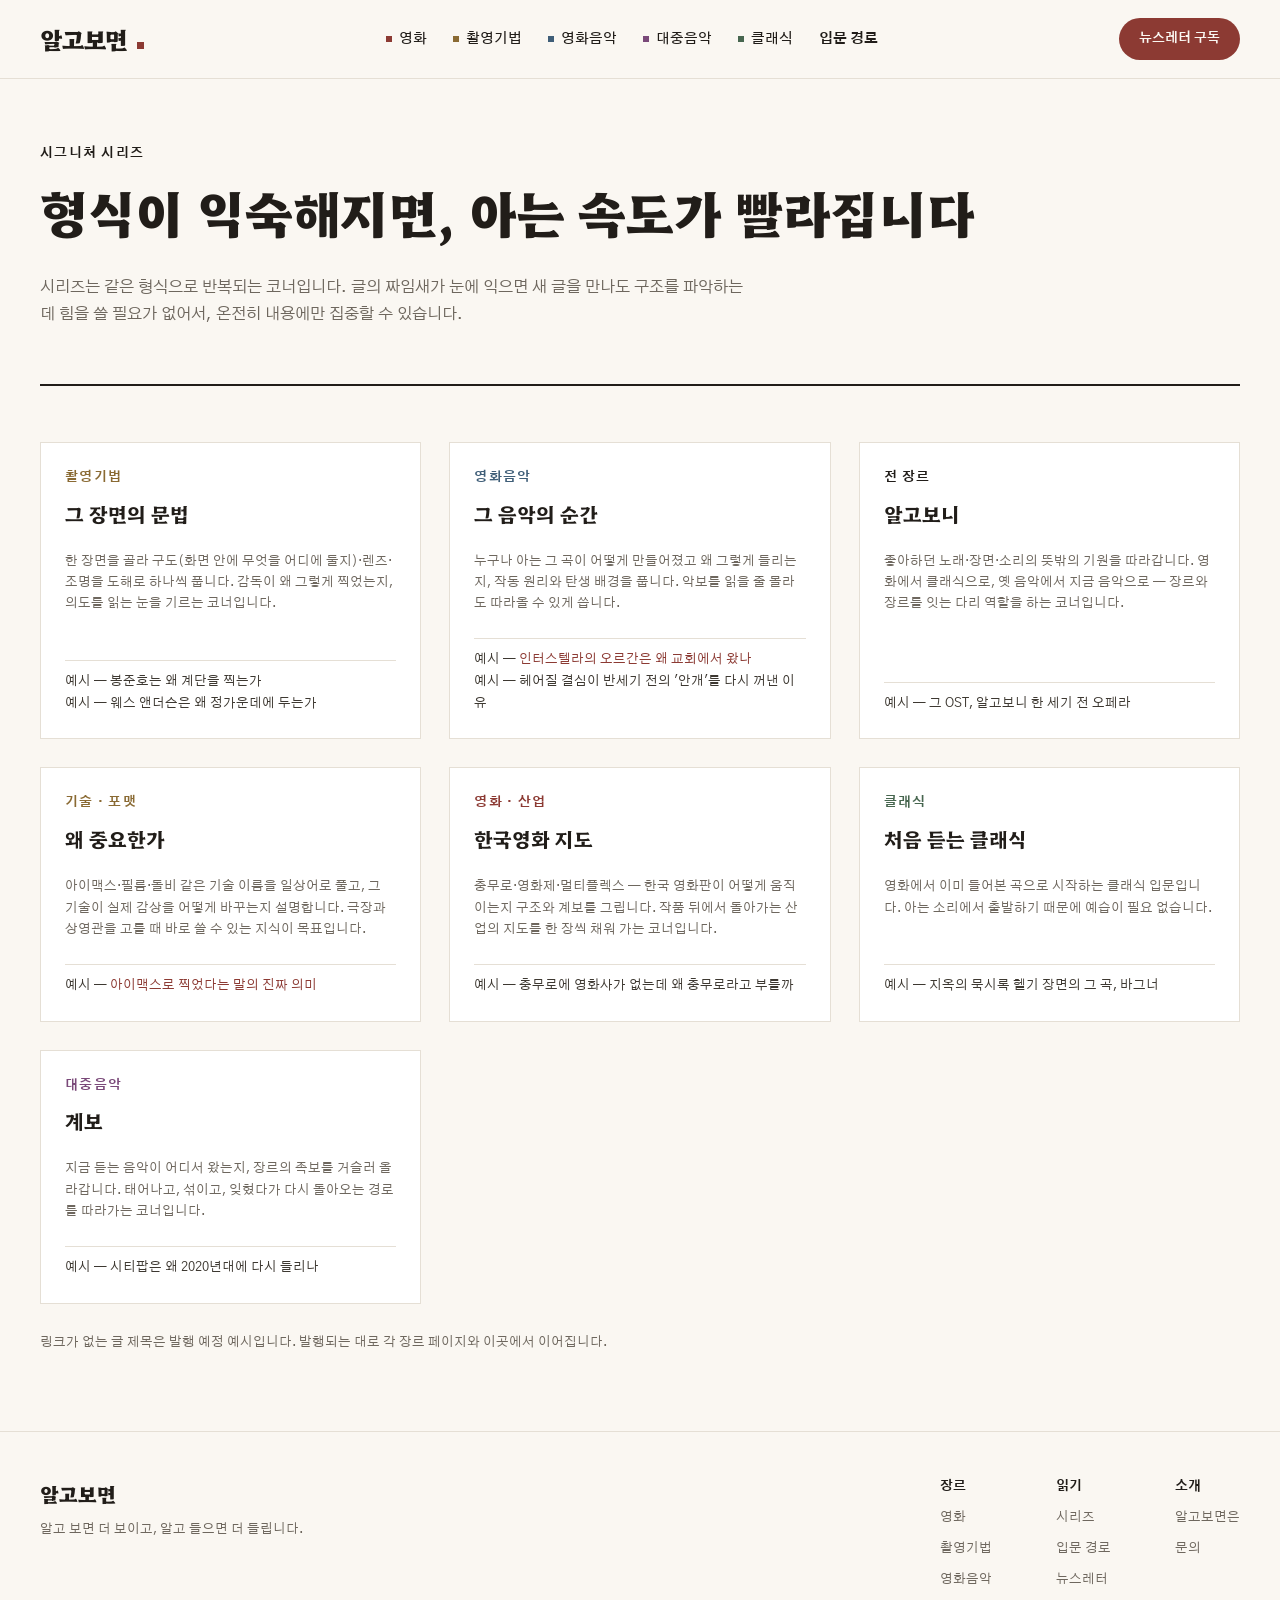
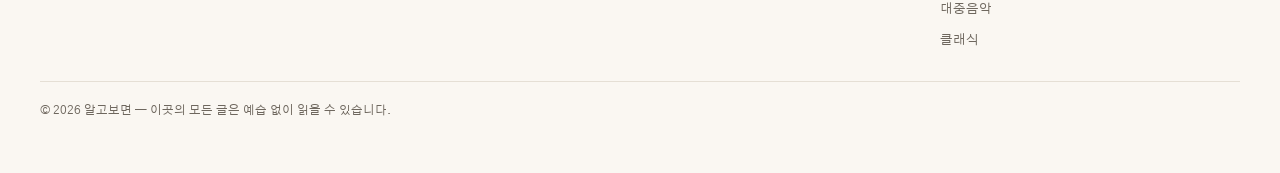
<file: series.html>
<!doctype html>
<html lang="ko">
<head>
<meta charset="utf-8">
<meta name="viewport" content="width=device-width, initial-scale=1">
<title>시그니처 시리즈 — 알고보면</title>
<meta name="description" content="알고보면의 반복 코너 7개 — 그 장면의 문법, 그 음악의 순간, 알고보니, 왜 중요한가, 한국영화 지도, 처음 듣는 클래식, 계보. 형식이 익숙해지면 아는 속도가 빨라집니다.">
<link rel="preconnect" href="https://fonts.googleapis.com">
<link rel="preconnect" href="https://fonts.gstatic.com" crossorigin>
<link rel="stylesheet" href="https://fonts.googleapis.com/css2?family=Hahmlet:wght@400;600;700;800&family=Gothic+A1:wght@400;500;700&display=swap">
<link rel="stylesheet" href="assets/css/style.css">
</head>
<body>

<header class="topbar">
  <div class="container topbar__inner">
    <a class="wordmark" href="index.html">
      <span class="wordmark__name">알고보면</span>
      <span class="wordmark__dot"></span>
    </a>
    <nav class="nav" aria-label="장르">
      <a href="hub-film.html"><span class="dot dot--film"></span>영화</a>
      <a href="hub-cine.html"><span class="dot dot--cine"></span>촬영기법</a>
      <a href="hub-score.html"><span class="dot dot--score"></span>영화음악</a>
      <a href="hub-pop.html"><span class="dot dot--pop"></span>대중음악</a>
      <a href="hub-classic.html"><span class="dot dot--classic"></span>클래식</a>
      <a class="is-strong" href="paths.html">입문 경로</a>
    </nav>
    <div class="topbar__actions">
      <a class="btn btn--primary" href="about.html#subscribe">뉴스레터 구독</a>
    </div>
  </div>
</header>

<main>

  <div class="container">
    <section class="hub-head">
      <div class="kicker kicker--all">시그니처 시리즈</div>
      <h1 class="h-display">형식이 익숙해지면, 아는 속도가 빨라집니다</h1>
      <p class="desc">시리즈는 같은 형식으로 반복되는 코너입니다. 글의 짜임새가 눈에 익으면 새 글을 만나도 구조를 파악하는 데 힘을 쓸 필요가 없어서, 온전히 내용에만 집중할 수 있습니다.</p>
    </section>
  </div>

  <section class="section">
    <div class="container">
      <div class="grid-3">

        <article class="box-card">
          <div class="kicker kicker--cine">촬영기법</div>
          <h2 class="h-card">그 장면의 문법</h2>
          <p class="desc">한 장면을 골라 구도(화면 안에 무엇을 어디에 둘지)·렌즈·조명을 도해로 하나씩 풉니다. 감독이 왜 그렇게 찍었는지, 의도를 읽는 눈을 기르는 코너입니다.</p>
          <div class="latest">예시 — 봉준호는 왜 계단을 찍는가<br>예시 — 웨스 앤더슨은 왜 정가운데에 두는가</div>
        </article>

        <article class="box-card">
          <div class="kicker kicker--score">영화음악</div>
          <h2 class="h-card">그 음악의 순간</h2>
          <p class="desc">누구나 아는 그 곡이 어떻게 만들어졌고 왜 그렇게 들리는지, 작동 원리와 탄생 배경을 풉니다. 악보를 읽을 줄 몰라도 따라올 수 있게 씁니다.</p>
          <div class="latest">예시 — <a href="article-interstellar-organ.html">인터스텔라의 오르간은 왜 교회에서 왔나</a><br>예시 — 헤어질 결심이 반세기 전의 '안개'를 다시 꺼낸 이유</div>
        </article>

        <article class="box-card">
          <div class="kicker kicker--all">전 장르</div>
          <h2 class="h-card">알고보니</h2>
          <p class="desc">좋아하던 노래·장면·소리의 뜻밖의 기원을 따라갑니다. 영화에서 클래식으로, 옛 음악에서 지금 음악으로 — 장르와 장르를 잇는 다리 역할을 하는 코너입니다.</p>
          <div class="latest">예시 — 그 OST, 알고보니 한 세기 전 오페라</div>
        </article>

        <article class="box-card">
          <div class="kicker kicker--cine">기술 · 포맷</div>
          <h2 class="h-card">왜 중요한가</h2>
          <p class="desc">아이맥스·필름·돌비 같은 기술 이름을 일상어로 풀고, 그 기술이 실제 감상을 어떻게 바꾸는지 설명합니다. 극장과 상영관을 고를 때 바로 쓸 수 있는 지식이 목표입니다.</p>
          <div class="latest">예시 — <a href="article-imax-meaning.html">아이맥스로 찍었다는 말의 진짜 의미</a></div>
        </article>

        <article class="box-card">
          <div class="kicker kicker--film">영화 · 산업</div>
          <h2 class="h-card">한국영화 지도</h2>
          <p class="desc">충무로·영화제·멀티플렉스 — 한국 영화판이 어떻게 움직이는지 구조와 계보를 그립니다. 작품 뒤에서 돌아가는 산업의 지도를 한 장씩 채워 가는 코너입니다.</p>
          <div class="latest">예시 — 충무로에 영화사가 없는데 왜 충무로라고 부를까</div>
        </article>

        <article class="box-card">
          <div class="kicker kicker--classic">클래식</div>
          <h2 class="h-card">처음 듣는 클래식</h2>
          <p class="desc">영화에서 이미 들어본 곡으로 시작하는 클래식 입문입니다. 아는 소리에서 출발하기 때문에 예습이 필요 없습니다.</p>
          <div class="latest">예시 — 지옥의 묵시록 헬기 장면의 그 곡, 바그너</div>
        </article>

        <article class="box-card">
          <div class="kicker kicker--pop">대중음악</div>
          <h2 class="h-card">계보</h2>
          <p class="desc">지금 듣는 음악이 어디서 왔는지, 장르의 족보를 거슬러 올라갑니다. 태어나고, 섞이고, 잊혔다가 다시 돌아오는 경로를 따라가는 코너입니다.</p>
          <div class="latest">예시 — 시티팝은 왜 2020년대에 다시 들리나</div>
        </article>

      </div>
      <p class="small" style="margin-top: 28px;">링크가 없는 글 제목은 발행 예정 예시입니다. 발행되는 대로 각 장르 페이지와 이곳에서 이어집니다.</p>
    </div>
  </section>

</main>

<footer class="footer">
  <div class="container">
    <div class="footer__inner">
      <div class="footer__brand">
        <div class="name">알고보면</div>
        <div class="small">알고 보면 더 보이고, 알고 들으면 더 들립니다.</div>
      </div>
      <div class="footer__cols">
        <div class="footer__col">
          <div class="head">장르</div>
          <a href="hub-film.html">영화</a>
          <a href="hub-cine.html">촬영기법</a>
          <a href="hub-score.html">영화음악</a>
          <a href="hub-pop.html">대중음악</a>
          <a href="hub-classic.html">클래식</a>
        </div>
        <div class="footer__col">
          <div class="head">읽기</div>
          <a href="series.html">시리즈</a>
          <a href="paths.html">입문 경로</a>
          <a href="about.html#subscribe">뉴스레터</a>
        </div>
        <div class="footer__col">
          <div class="head">소개</div>
          <a href="about.html">알고보면은</a>
          <a href="about.html#contact">문의</a>
        </div>
      </div>
    </div>
    <div class="footer__bottom">© 2026 알고보면 — 이곳의 모든 글은 예습 없이 읽을 수 있습니다.</div>
  </div>
</footer>

</body>
</html>
</file>
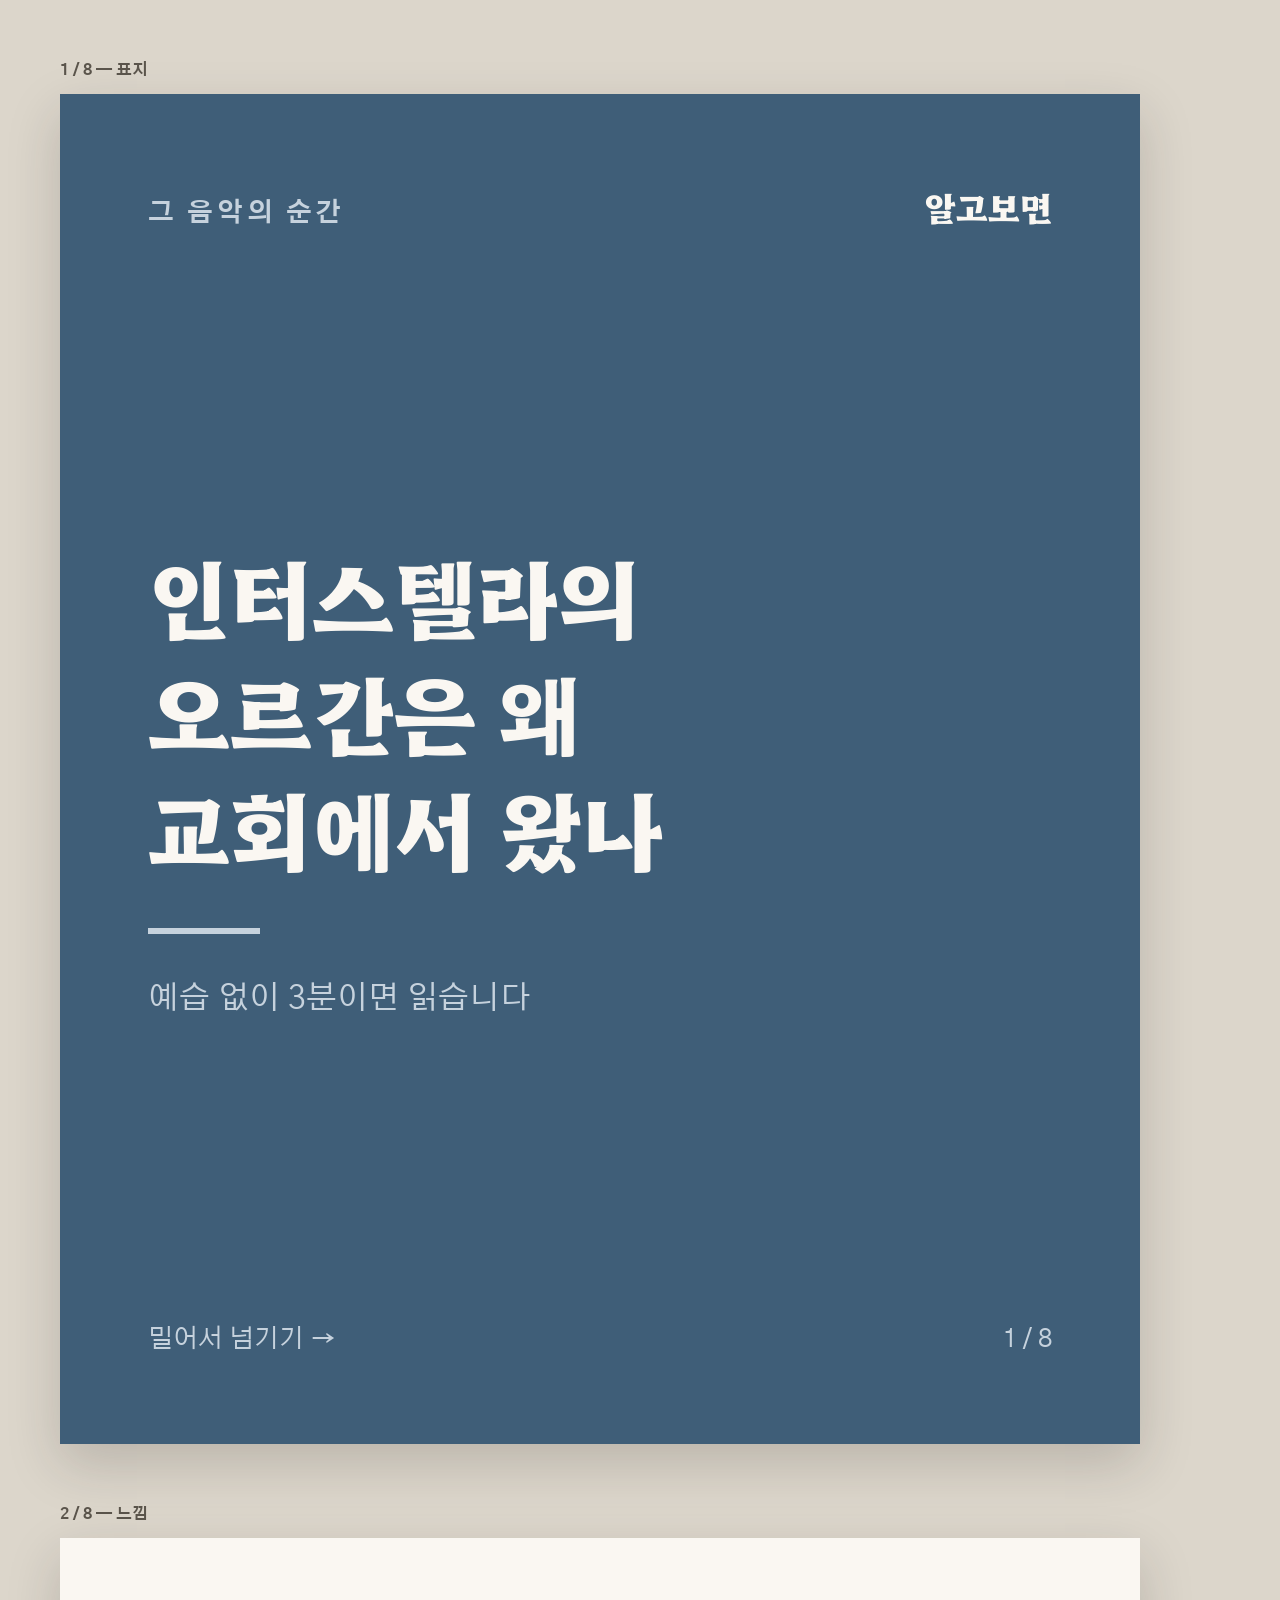
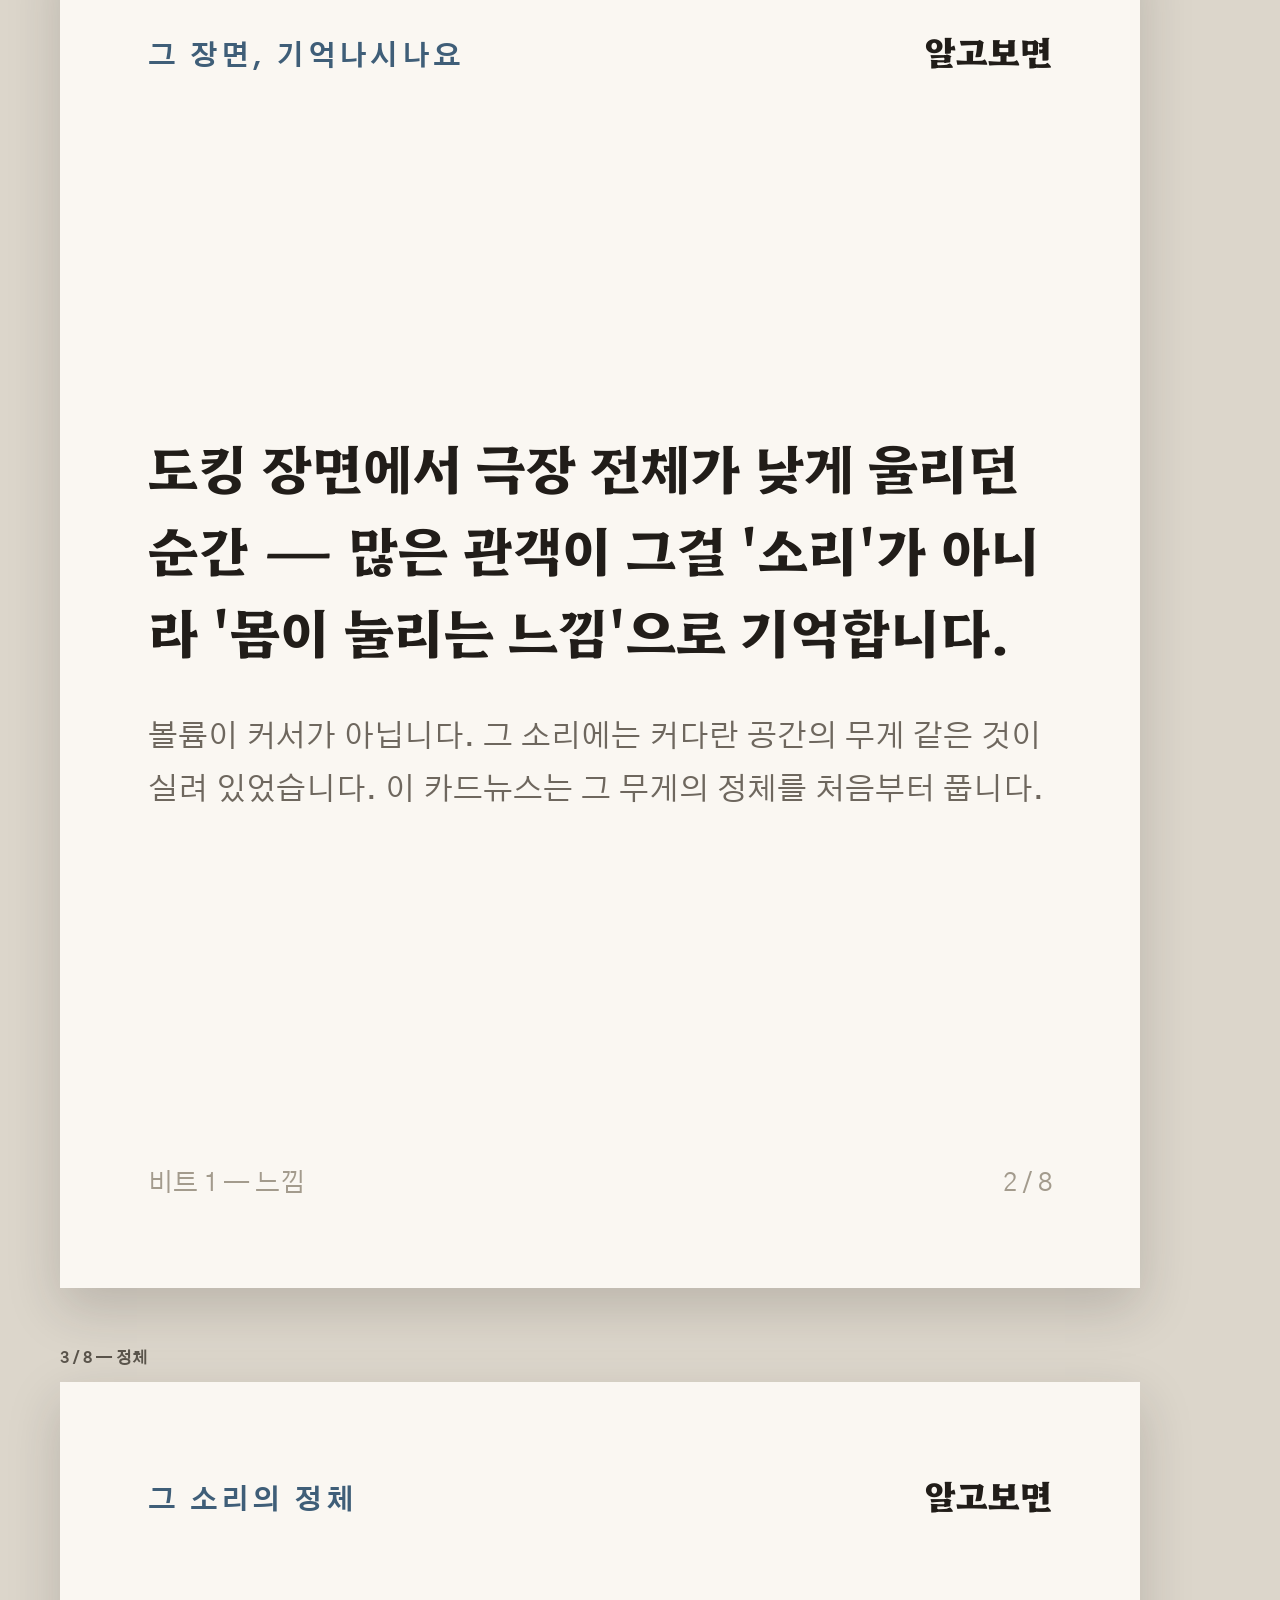
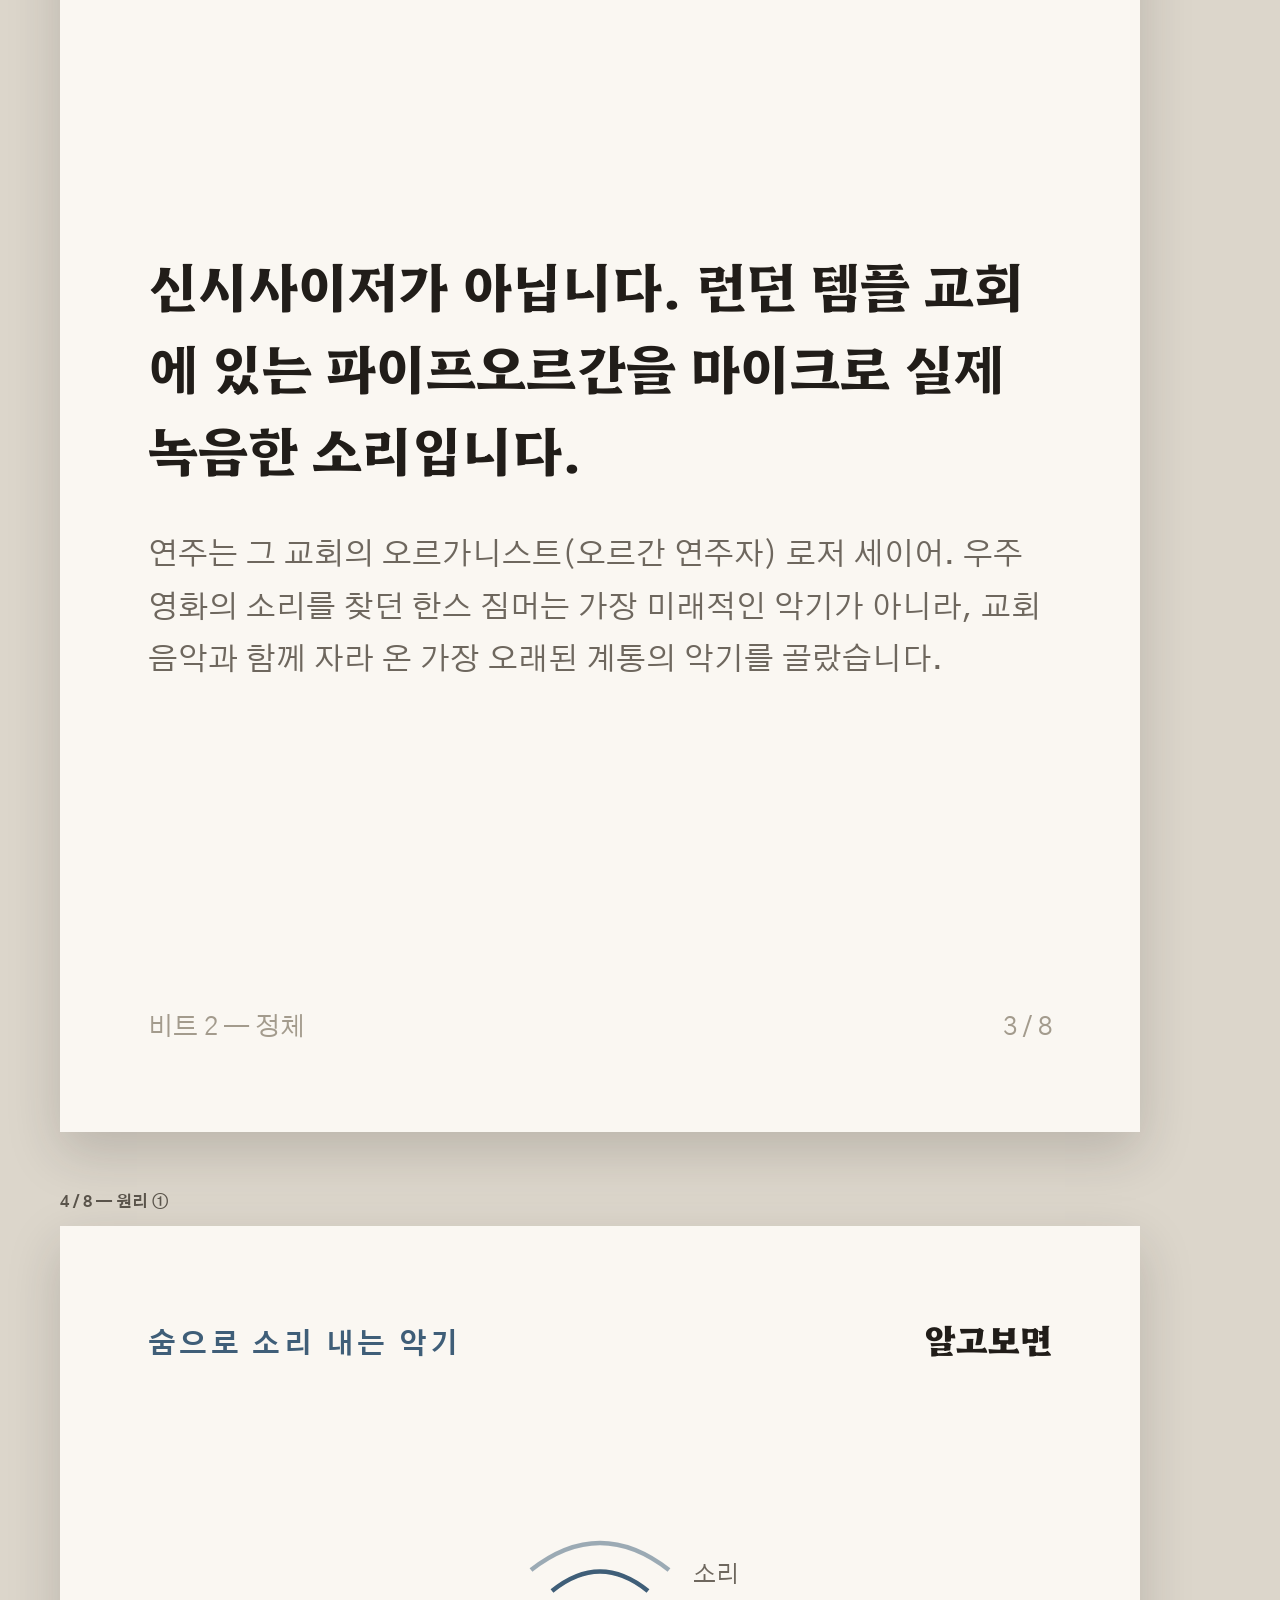
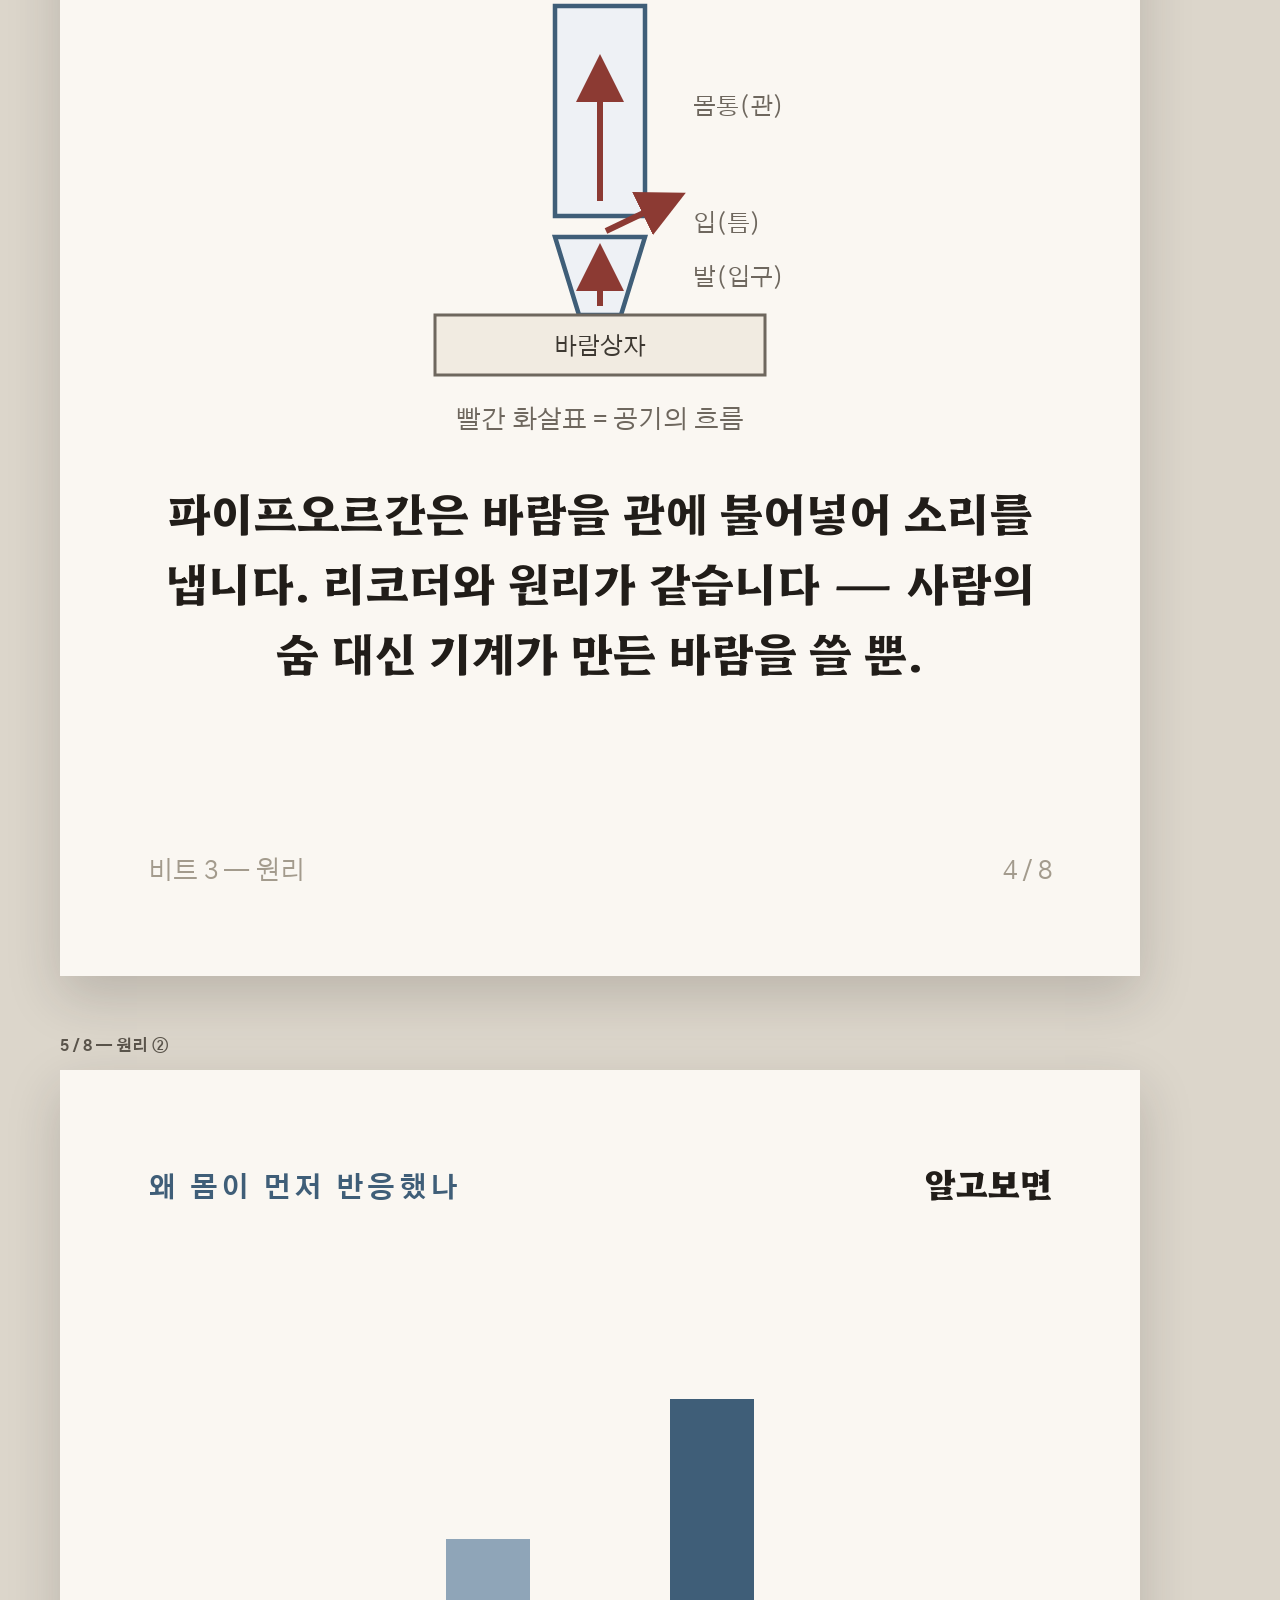
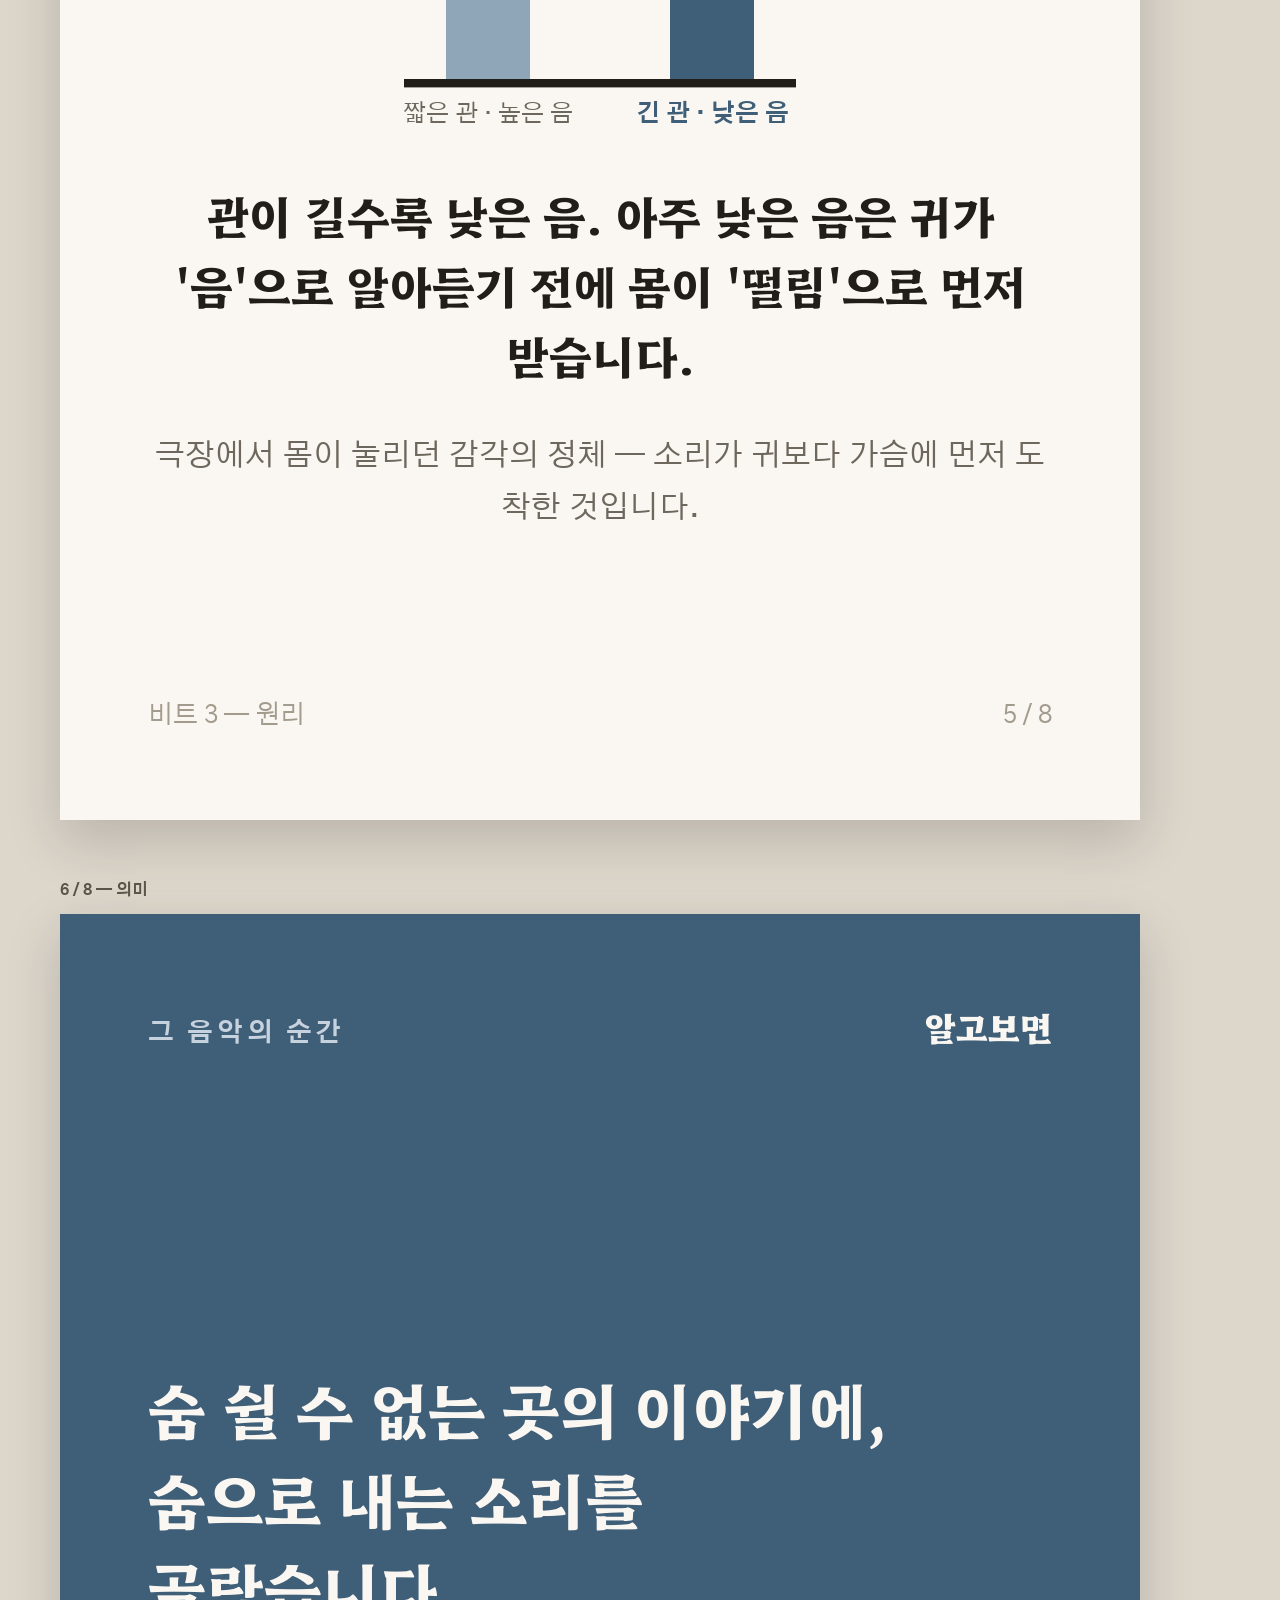
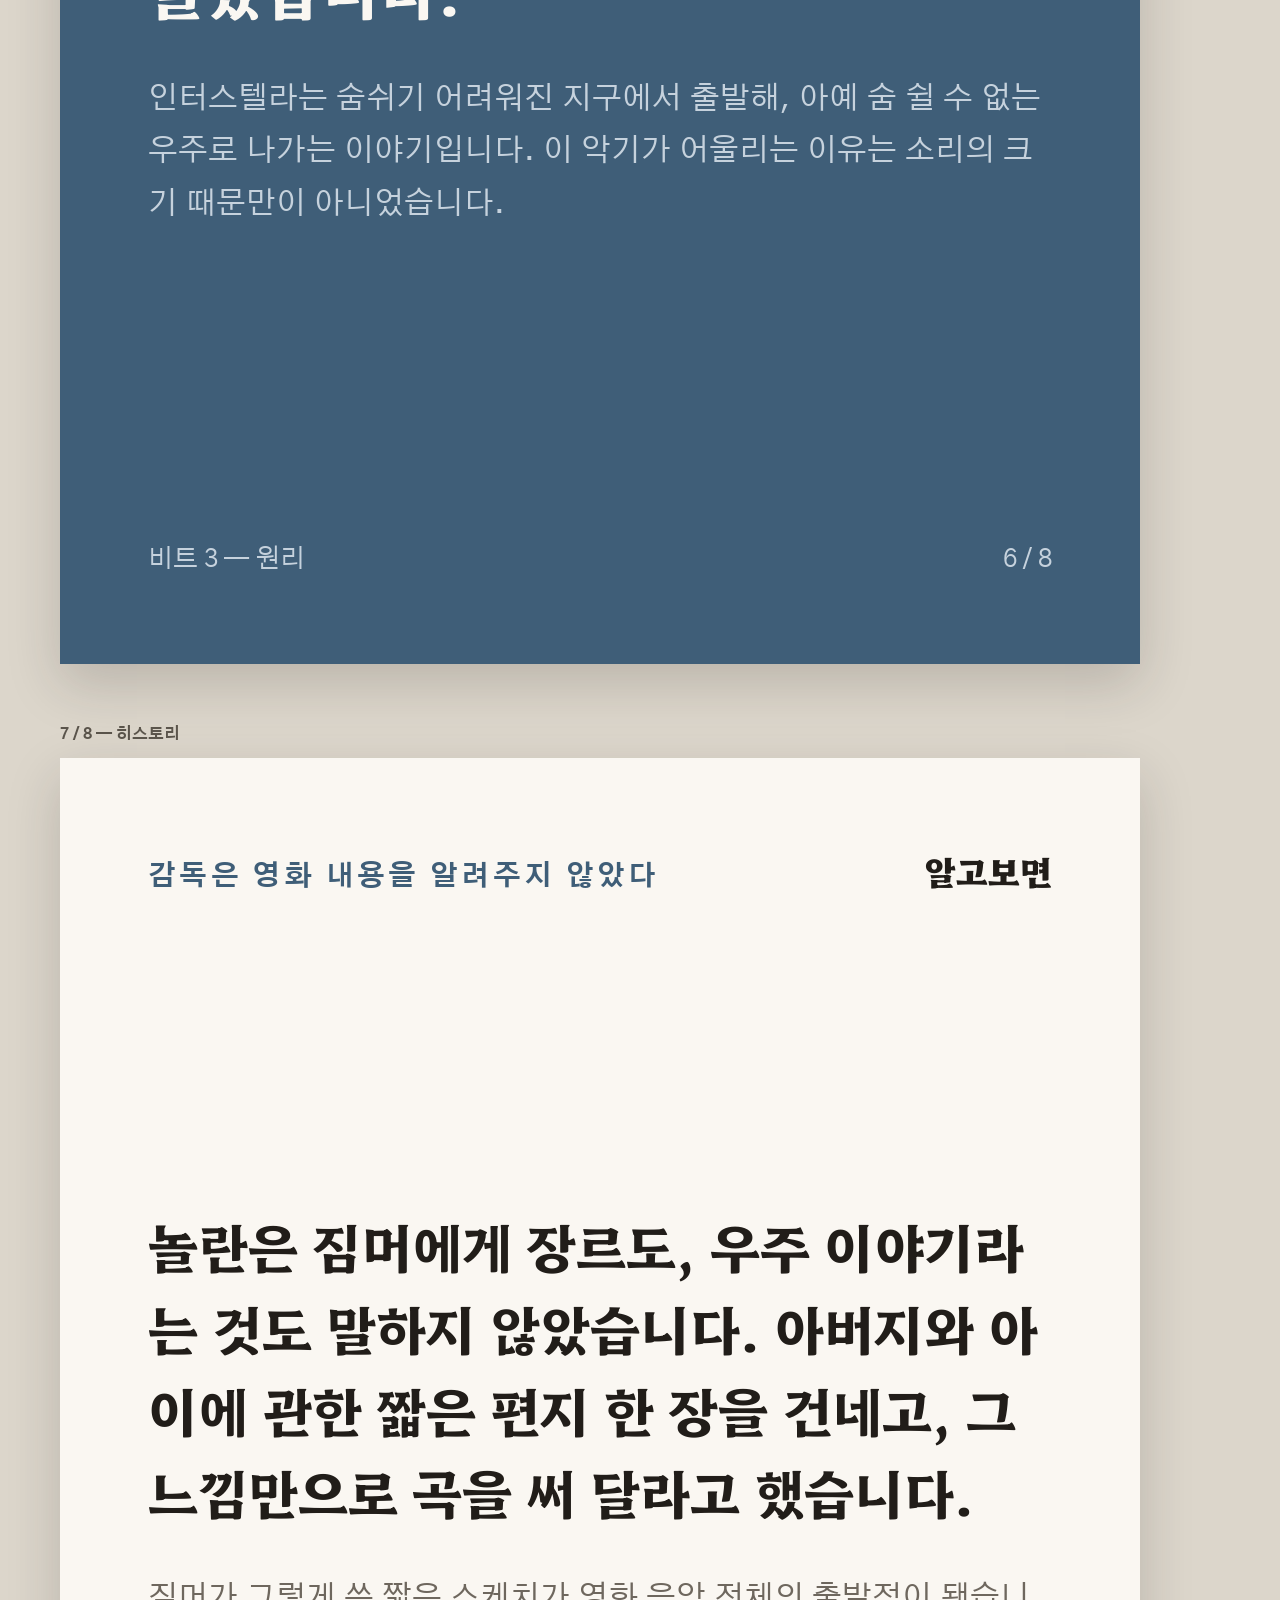
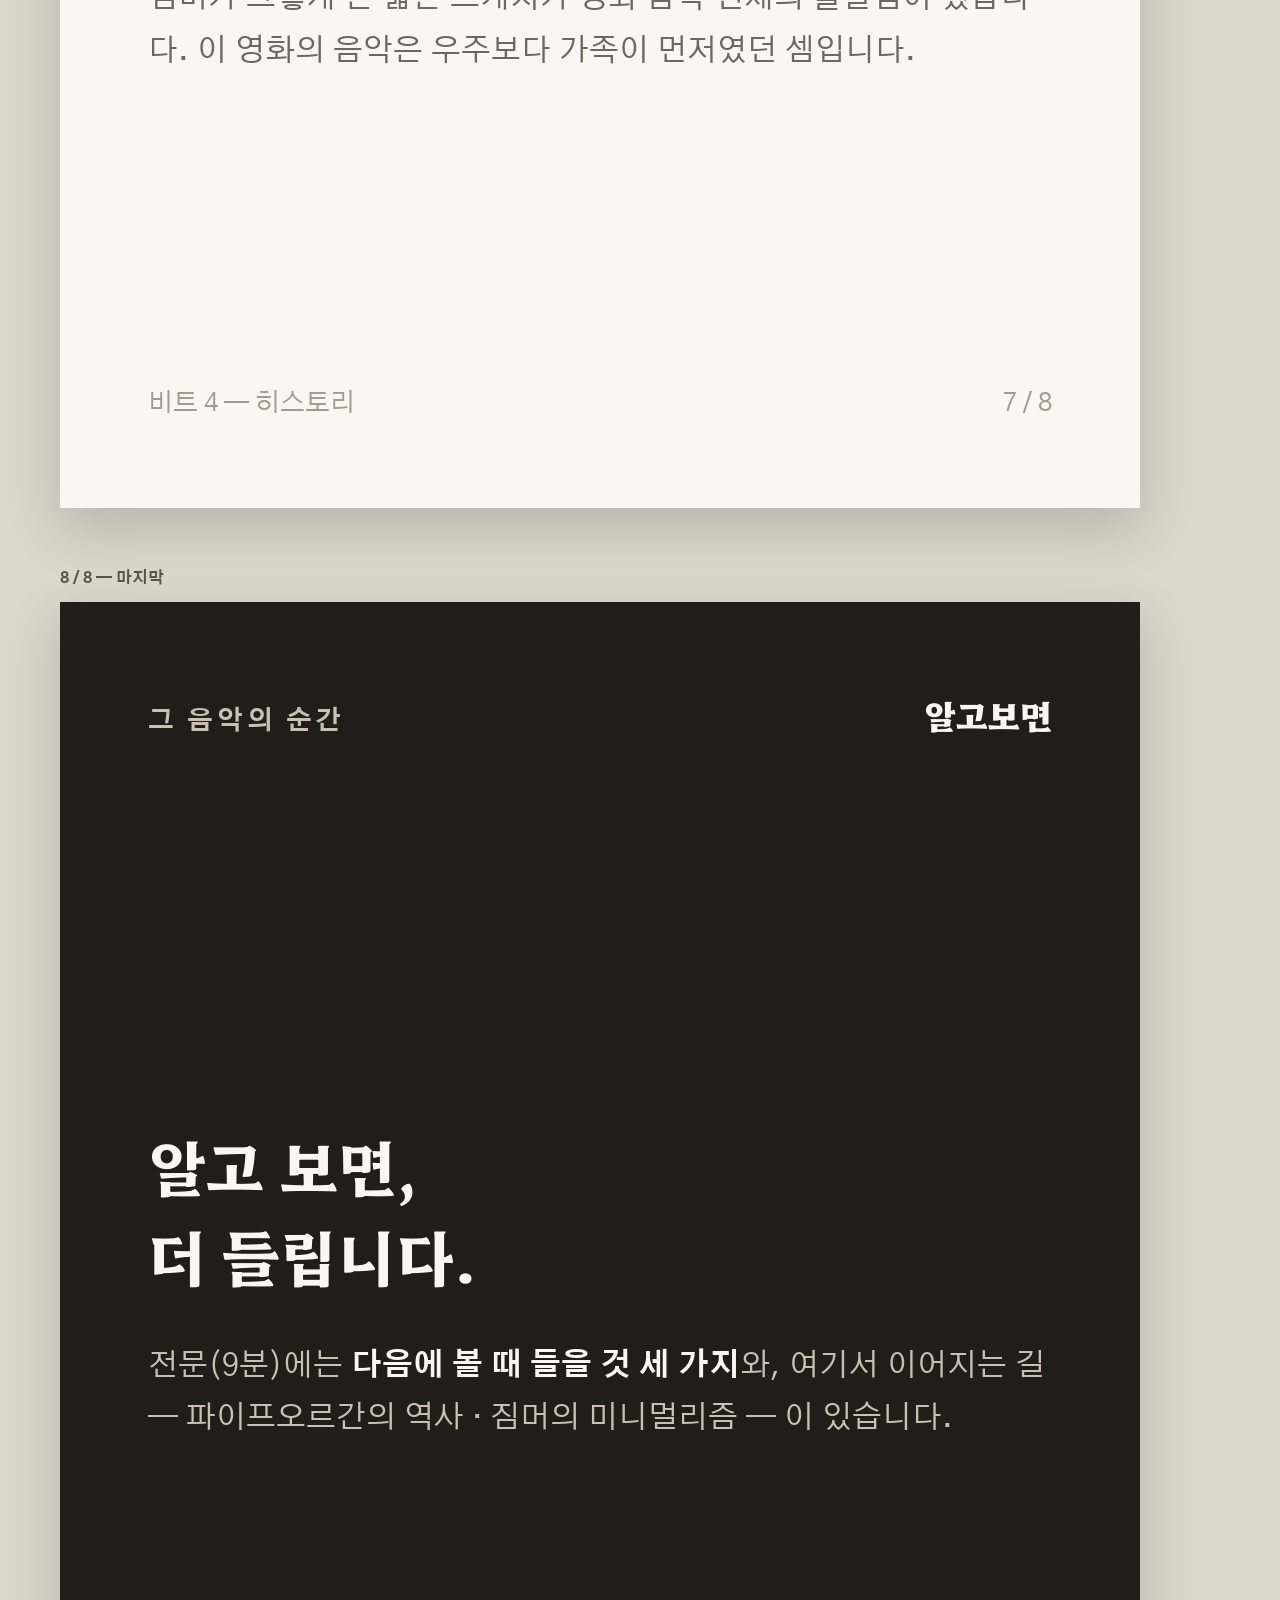
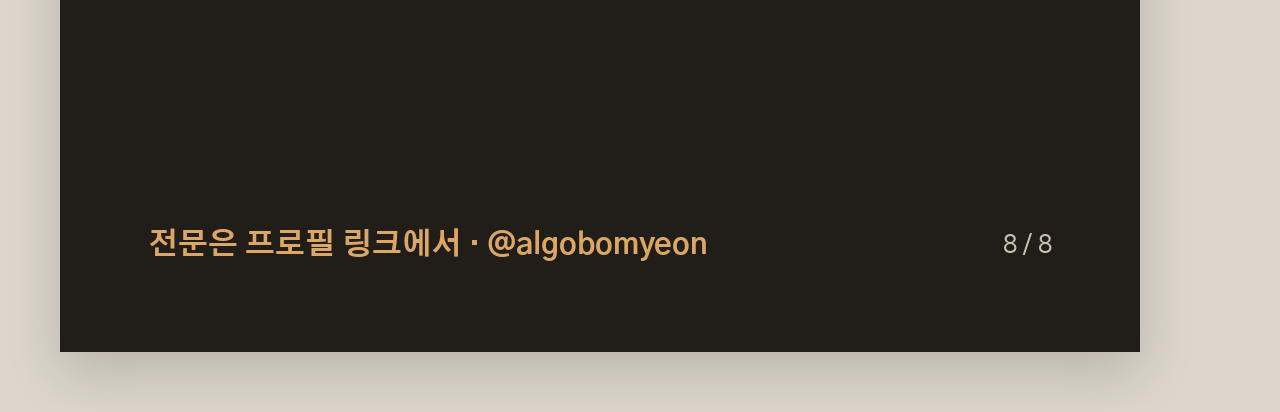
<file: cardnews/interstellar-organ.html>
<!doctype html>
<html lang="ko">
<head>
<meta charset="utf-8">
<meta name="viewport" content="width=device-width, initial-scale=1">
<title>카드뉴스 — 인터스텔라의 오르간은 왜 교회에서 왔나</title>
<link rel="preconnect" href="https://fonts.googleapis.com">
<link rel="preconnect" href="https://fonts.gstatic.com" crossorigin>
<link rel="stylesheet" href="https://fonts.googleapis.com/css2?family=Hahmlet:wght@400;600;700;800&family=Gothic+A1:wght@400;500;700&display=swap">
<style>
  /* 카드뉴스 원본 규격: 1080 × 1350 (인스타 4:5). ?card=N 으로 열면 그 카드 한 장만 뷰포트 좌상단에 렌더 — 헤드리스 캡처용. */
  :root {
    --paper: #FAF7F2; --ink: #211D19; --muted: #6E675E; --line: #E5DFD5;
    --accent: #8C3A33; --score: #3F5E78; --score-soft: #C6D2DD; --band-link: #DCA765;
    --display: 'Hahmlet', 'Nanum Myeongjo', 'Batang', serif;
    --body: 'Gothic A1', 'Malgun Gothic', sans-serif;
  }
  * { box-sizing: border-box; }
  body { margin: 0; background: #DCD6CB; font-family: var(--body); color: var(--ink); }

  .deck { display: flex; flex-direction: column; gap: 60px; padding: 60px; align-items: flex-start; }
  .slot { display: flex; flex-direction: column; gap: 14px; }
  .slot .label { font-size: 16px; color: #5B554C; font-weight: 700; }

  .card {
    width: 1080px; height: 1350px; padding: 88px; position: relative;
    display: flex; flex-direction: column; justify-content: space-between;
    background: var(--paper); box-shadow: 0 20px 50px rgba(33, 29, 25, 0.18);
  }
  .card--cover { background: var(--score); color: var(--paper); }
  .card--ink { background: var(--ink); color: var(--paper); }

  .top { display: flex; justify-content: space-between; align-items: baseline; }
  .series { font-size: 26px; font-weight: 700; letter-spacing: 0.14em; color: var(--score); }
  .card--cover .series { color: var(--score-soft); }
  .card--ink .series { color: #C9C0B2; }
  .brand { font-family: var(--display); font-weight: 800; font-size: 34px; }

  .kicker { font-size: 28px; font-weight: 700; letter-spacing: 0.12em; color: var(--score); }

  .cover-title { font-family: var(--display); font-weight: 800; font-size: 88px; line-height: 1.32; }
  .cover-rule { width: 112px; height: 6px; background: var(--score-soft); margin: 44px 0; }
  .cover-sub { font-size: 32px; color: var(--score-soft); }

  .big { font-family: var(--display); font-weight: 700; font-size: 54px; line-height: 1.52; }
  .big--xl { font-size: 62px; line-height: 1.45; }
  .body { font-size: 31px; line-height: 1.7; color: var(--muted); margin-top: 40px; }
  .card--ink .body { color: #C9C0B2; }
  .mid { display: flex; flex-direction: column; justify-content: center; flex-grow: 1; }
  .mid--center { align-items: center; text-align: center; }

  .bottom { display: flex; justify-content: space-between; align-items: center; font-size: 26px; color: #A39B8D; }
  .card--cover .bottom { color: var(--score-soft); }
  .card--ink .bottom { color: #C9C0B2; }
  .cta { font-size: 30px; font-weight: 700; color: var(--band-link); }

  figure { margin: 0 0 40px 0; }
  .diagram-label { font-size: 26px; color: var(--muted); text-align: center; margin-top: 18px; }

  body.single { background: transparent; }
  body.single .deck { display: block; padding: 0; }
  body.single .slot { display: none; }
  body.single .slot.is-active { display: block; }
  body.single .slot .label { display: none; }
  body.single .card { box-shadow: none; }
</style>
</head>
<body>
<div class="deck">

  <div class="slot" data-card="1">
    <div class="label">1 / 8 — 표지</div>
    <section class="card card--cover">
      <div class="top"><div class="series">그 음악의 순간</div><div class="brand">알고보면</div></div>
      <div class="mid">
        <div class="cover-title">인터스텔라의<br>오르간은 왜<br>교회에서 왔나</div>
        <div class="cover-rule"></div>
        <div class="cover-sub">예습 없이 3분이면 읽습니다</div>
      </div>
      <div class="bottom"><div>밀어서 넘기기 →</div><div>1 / 8</div></div>
    </section>
  </div>

  <div class="slot" data-card="2">
    <div class="label">2 / 8 — 느낌</div>
    <section class="card">
      <div class="top"><div class="kicker">그 장면, 기억나시나요</div><div class="brand">알고보면</div></div>
      <div class="mid">
        <div class="big">도킹 장면에서 극장 전체가 낮게 울리던 순간 — 많은 관객이 그걸 '소리'가 아니라 '몸이 눌리는 느낌'으로 기억합니다.</div>
        <div class="body">볼륨이 커서가 아닙니다. 그 소리에는 커다란 공간의 무게 같은 것이 실려 있었습니다. 이 카드뉴스는 그 무게의 정체를 처음부터 풉니다.</div>
      </div>
      <div class="bottom"><div>비트 1 — 느낌</div><div>2 / 8</div></div>
    </section>
  </div>

  <div class="slot" data-card="3">
    <div class="label">3 / 8 — 정체</div>
    <section class="card">
      <div class="top"><div class="kicker">그 소리의 정체</div><div class="brand">알고보면</div></div>
      <div class="mid">
        <div class="big">신시사이저가 아닙니다. 런던 템플 교회에 있는 파이프오르간을 마이크로 실제 녹음한 소리입니다.</div>
        <div class="body">연주는 그 교회의 오르가니스트(오르간 연주자) 로저 세이어. 우주 영화의 소리를 찾던 한스 짐머는 가장 미래적인 악기가 아니라, 교회 음악과 함께 자라 온 가장 오래된 계통의 악기를 골랐습니다.</div>
      </div>
      <div class="bottom"><div>비트 2 — 정체</div><div>3 / 8</div></div>
    </section>
  </div>

  <div class="slot" data-card="4">
    <div class="label">4 / 8 — 원리 ①</div>
    <section class="card">
      <div class="top"><div class="kicker">숨으로 소리 내는 악기</div><div class="brand">알고보면</div></div>
      <div class="mid mid--center">
        <figure>
          <svg viewBox="0 0 400 300" width="600" xmlns="http://www.w3.org/2000/svg" role="img" aria-label="오르간 파이프 단면. 바람상자의 공기가 발로 들어가 입에서 갈라지고 몸통 속 공기 기둥이 떨려 소리가 된다.">
            <defs><marker id="ah4" markerWidth="8" markerHeight="8" refX="6" refY="4" orient="auto"><path d="M0,0 L8,4 L0,8 z" fill="#8C3A33"></path></marker></defs>
            <path d="M168,40 Q200,14 232,40" fill="none" stroke="#3F5E78" stroke-width="3"></path>
            <path d="M154,26 Q200,-10 246,26" fill="none" stroke="#3F5E78" stroke-width="3" opacity="0.5"></path>
            <rect x="170" y="50" width="60" height="140" fill="#EEF1F5" stroke="#3F5E78" stroke-width="3"></rect>
            <polygon points="170,204 230,204 214,256 186,256" fill="#EEF1F5" stroke="#3F5E78" stroke-width="3"></polygon>
            <rect x="90" y="256" width="220" height="40" fill="#F1EBE1" stroke="#6E675E" stroke-width="2"></rect>
            <text x="200" y="282" text-anchor="middle" font-family="'Gothic A1','Malgun Gothic',sans-serif" font-size="16" fill="#3D3831">바람상자</text>
            <line x1="200" y1="250" x2="200" y2="216" stroke="#8C3A33" stroke-width="4" marker-end="url(#ah4)"></line>
            <line x1="204" y1="200" x2="250" y2="178" stroke="#8C3A33" stroke-width="4" marker-end="url(#ah4)"></line>
            <line x1="200" y1="180" x2="200" y2="90" stroke="#8C3A33" stroke-width="4" marker-end="url(#ah4)"></line>
            <text x="262" y="122" font-family="'Gothic A1','Malgun Gothic',sans-serif" font-size="16" fill="#6E675E">몸통(관)</text>
            <text x="262" y="200" font-family="'Gothic A1','Malgun Gothic',sans-serif" font-size="16" fill="#6E675E">입(틈)</text>
            <text x="262" y="236" font-family="'Gothic A1','Malgun Gothic',sans-serif" font-size="16" fill="#6E675E">발(입구)</text>
            <text x="262" y="34" font-family="'Gothic A1','Malgun Gothic',sans-serif" font-size="16" fill="#6E675E">소리</text>
          </svg>
          <div class="diagram-label">빨간 화살표 = 공기의 흐름</div>
        </figure>
        <div class="big" style="text-align: center; font-size: 46px;">파이프오르간은 바람을 관에 불어넣어 소리를 냅니다. 리코더와 원리가 같습니다 — 사람의 숨 대신 기계가 만든 바람을 쓸 뿐.</div>
      </div>
      <div class="bottom"><div>비트 3 — 원리</div><div>4 / 8</div></div>
    </section>
  </div>

  <div class="slot" data-card="5">
    <div class="label">5 / 8 — 원리 ②</div>
    <section class="card">
      <div class="top"><div class="kicker">왜 몸이 먼저 반응했나</div><div class="brand">알고보면</div></div>
      <div class="mid mid--center">
        <figure>
          <svg viewBox="0 0 400 260" width="560" xmlns="http://www.w3.org/2000/svg" role="img" aria-label="짧은 관은 높은 음, 긴 관은 낮은 음을 낸다는 비교. 긴 관 아래에 '떨림으로 먼저 닿는다'는 파동 표시.">
            <rect x="90" y="120" width="60" height="100" fill="#8FA5B8"></rect>
            <rect x="250" y="20" width="60" height="200" fill="#3F5E78"></rect>
            <rect x="60" y="220" width="280" height="6" fill="#211D19"></rect>
            <text x="120" y="250" text-anchor="middle" font-family="'Gothic A1','Malgun Gothic',sans-serif" font-size="17" fill="#6E675E">짧은 관 · 높은 음</text>
            <text x="280" y="250" text-anchor="middle" font-family="'Gothic A1','Malgun Gothic',sans-serif" font-size="17" font-weight="700" fill="#3F5E78">긴 관 · 낮은 음</text>
          </svg>
        </figure>
        <div class="big" style="text-align: center; font-size: 46px;">관이 길수록 낮은 음. 아주 낮은 음은 귀가 '음'으로 알아듣기 전에 몸이 '떨림'으로 먼저 받습니다.</div>
        <div class="body" style="text-align: center;">극장에서 몸이 눌리던 감각의 정체 — 소리가 귀보다 가슴에 먼저 도착한 것입니다.</div>
      </div>
      <div class="bottom"><div>비트 3 — 원리</div><div>5 / 8</div></div>
    </section>
  </div>

  <div class="slot" data-card="6">
    <div class="label">6 / 8 — 의미</div>
    <section class="card card--cover">
      <div class="top"><div class="series">그 음악의 순간</div><div class="brand">알고보면</div></div>
      <div class="mid">
        <div class="big big--xl">숨 쉴 수 없는 곳의 이야기에,<br>숨으로 내는 소리를<br>골랐습니다.</div>
        <div class="body" style="color: #C6D2DD;">인터스텔라는 숨쉬기 어려워진 지구에서 출발해, 아예 숨 쉴 수 없는 우주로 나가는 이야기입니다. 이 악기가 어울리는 이유는 소리의 크기 때문만이 아니었습니다.</div>
      </div>
      <div class="bottom"><div>비트 3 — 원리</div><div>6 / 8</div></div>
    </section>
  </div>

  <div class="slot" data-card="7">
    <div class="label">7 / 8 — 히스토리</div>
    <section class="card">
      <div class="top"><div class="kicker">감독은 영화 내용을 알려주지 않았다</div><div class="brand">알고보면</div></div>
      <div class="mid">
        <div class="big">놀란은 짐머에게 장르도, 우주 이야기라는 것도 말하지 않았습니다. 아버지와 아이에 관한 짧은 편지 한 장을 건네고, 그 느낌만으로 곡을 써 달라고 했습니다.</div>
        <div class="body">짐머가 그렇게 쓴 짧은 스케치가 영화 음악 전체의 출발점이 됐습니다. 이 영화의 음악은 우주보다 가족이 먼저였던 셈입니다.</div>
      </div>
      <div class="bottom"><div>비트 4 — 히스토리</div><div>7 / 8</div></div>
    </section>
  </div>

  <div class="slot" data-card="8">
    <div class="label">8 / 8 — 마지막</div>
    <section class="card card--ink">
      <div class="top"><div class="series">그 음악의 순간</div><div class="brand">알고보면</div></div>
      <div class="mid">
        <div class="big big--xl">알고 보면,<br>더 들립니다.</div>
        <div class="body">전문(9분)에는 <b style="color: #FAF7F2;">다음에 볼 때 들을 것 세 가지</b>와, 여기서 이어지는 길 — 파이프오르간의 역사 · 짐머의 미니멀리즘 — 이 있습니다.</div>
      </div>
      <div class="bottom"><div class="cta">전문은 프로필 링크에서 · @algobomyeon</div><div>8 / 8</div></div>
    </section>
  </div>

</div>
<script>
  (function () {
    var n = new URLSearchParams(location.search).get('card');
    if (!n) return;
    document.body.classList.add('single');
    var slot = document.querySelector('.slot[data-card="' + n + '"]');
    if (slot) slot.classList.add('is-active');
  })();
</script>
</body>
</html>
</file>
<file: assets/css/style.css>
/* ==========================================================================
   알고보면 (가제) — 디자인 시스템
   방향: 따뜻한 에디토리얼 (종이 + 잉크 + 장르색 5종)
   폰트: Hahmlet(제목) + Gothic A1(본문) — Google Fonts
   ========================================================================== */

:root {
  /* 기본색 */
  --paper: #FAF7F2;
  --paper-deep: #F1EBE1;
  --ink: #211D19;
  --ink-soft: #3D3831;
  --muted: #6E675E;
  --line: #E5DFD5;
  --accent: #8C3A33;
  --accent-hover: #6E2B26;

  /* 장르색 (채도·명도 통일 5색) */
  --g-film: #8C3A33;      /* 영화 */
  --g-cine: #8A6A33;      /* 촬영기법 */
  --g-score: #3F5E78;     /* 영화음악 */
  --g-pop: #7A4979;       /* 대중음악 */
  --g-classic: #47664F;   /* 클래식 */

  /* 다크 밴드 전용 */
  --band-line: #4A443C;
  --band-muted: #C9C0B2;
  --band-link: #DCA765;

  /* 타이포 */
  --font-display: 'Hahmlet', 'Nanum Myeongjo', 'Batang', serif;
  --font-body: 'Gothic A1', 'Malgun Gothic', sans-serif;

  /* 레이아웃 */
  --container: 1248px;
  --pad-x: 24px;
}

* { box-sizing: border-box; }

html { scroll-behavior: smooth; }

body {
  margin: 0;
  background: var(--paper);
  color: var(--ink);
  font-family: var(--font-body);
  font-size: 16px;
  line-height: 1.75;
  -webkit-font-smoothing: antialiased;
}

a { color: var(--accent); text-decoration: none; }
a:hover { color: var(--accent-hover); }

img, svg { max-width: 100%; height: auto; }

.container {
  max-width: var(--container);
  margin: 0 auto;
  padding-left: var(--pad-x);
  padding-right: var(--pad-x);
}

/* --------------------------------------------------------------------------
   상단 바
   -------------------------------------------------------------------------- */

.topbar {
  border-bottom: 1px solid var(--line);
  background: var(--paper);
}

.topbar__inner {
  display: flex;
  align-items: center;
  justify-content: space-between;
  gap: 24px;
  min-height: 78px;
  flex-wrap: wrap;
  padding-top: 12px;
  padding-bottom: 12px;
}

.wordmark {
  display: flex;
  align-items: baseline;
  gap: 10px;
  color: var(--ink);
}
.wordmark:hover { color: var(--ink); }
.wordmark__name {
  font-family: var(--font-display);
  font-weight: 800;
  font-size: 24px;
  letter-spacing: -0.01em;
}
.wordmark__dot {
  width: 7px; height: 7px;
  background: var(--accent);
  display: inline-block;
}

.nav {
  display: flex;
  align-items: center;
  gap: 26px;
  flex-wrap: wrap;
}
.nav a {
  display: flex;
  align-items: center;
  gap: 7px;
  font-size: 14px;
  font-weight: 500;
  color: var(--ink);
}
.nav a:hover { color: var(--accent); }
.nav a.is-strong { font-weight: 700; }

.nav .dot {
  width: 6px; height: 6px;
  display: inline-block;
  flex-shrink: 0;
}
.dot--film { background: var(--g-film); }
.dot--cine { background: var(--g-cine); }
.dot--score { background: var(--g-score); }
.dot--pop { background: var(--g-pop); }
.dot--classic { background: var(--g-classic); }

.topbar__actions { display: flex; align-items: center; gap: 18px; }

.btn {
  display: inline-flex;
  align-items: center;
  justify-content: center;
  font-family: var(--font-body);
  font-size: 13px;
  font-weight: 700;
  padding: 10px 20px;
  border: none;
  cursor: pointer;
}
.btn--primary {
  background: var(--accent);
  color: var(--paper);
  border-radius: 999px;
}
.btn--primary:hover { background: var(--accent-hover); color: var(--paper); }
.btn--ghost {
  background: transparent;
  color: var(--ink);
  border: 1px solid var(--ink);
}
.btn--ghost:hover { color: var(--accent); border-color: var(--accent); }
.btn--square {
  background: var(--accent);
  color: var(--paper);
  border-radius: 0;
  padding: 12px 24px;
  font-size: 14px;
}
.btn--square:hover { background: var(--accent-hover); color: var(--paper); }

/* --------------------------------------------------------------------------
   공통 타이포 유닛
   -------------------------------------------------------------------------- */

.kicker {
  font-size: 12.5px;
  font-weight: 700;
  letter-spacing: 0.1em;
}
.kicker--film { color: var(--g-film); }
.kicker--cine { color: var(--g-cine); }
.kicker--score { color: var(--g-score); }
.kicker--pop { color: var(--g-pop); }
.kicker--classic { color: var(--g-classic); }
.kicker--all { color: var(--ink); }

.h-display {
  font-family: var(--font-display);
  font-weight: 800;
  font-size: clamp(34px, 4vw, 52px);
  line-height: 1.28;
  margin: 0;
}
.h-section {
  font-family: var(--font-display);
  font-weight: 700;
  font-size: 30px;
  line-height: 1.35;
  margin: 0;
}
.h-card {
  font-family: var(--font-display);
  font-weight: 700;
  font-size: 20px;
  line-height: 1.45;
  margin: 0;
}
.h-card a, .h-display a { color: var(--ink); }
.h-card a:hover, .h-display a:hover { color: var(--accent); }

.lede { font-size: 16.5px; color: var(--muted); line-height: 1.75; }
.small { font-size: 13px; color: var(--muted); }

.more-link { font-size: 14px; font-weight: 700; white-space: nowrap; }

/* --------------------------------------------------------------------------
   섹션 골격
   -------------------------------------------------------------------------- */

.section { padding: 56px 0 64px 0; }
.section--rule { border-top: 1px solid var(--line); }

.section__head {
  display: flex;
  align-items: baseline;
  justify-content: space-between;
  gap: 24px;
  margin-bottom: 28px;
}
.section__head .sub { font-size: 14px; color: var(--muted); margin-top: 8px; }

.grid-2 { display: grid; grid-template-columns: repeat(2, minmax(0, 1fr)); gap: 32px; }
.grid-3 { display: grid; grid-template-columns: repeat(3, minmax(0, 1fr)); gap: 28px; }
.grid-4 { display: grid; grid-template-columns: repeat(4, minmax(0, 1fr)); gap: 24px; }

/* --------------------------------------------------------------------------
   히어로
   -------------------------------------------------------------------------- */

.hero {
  display: grid;
  grid-template-columns: 7fr 5fr;
  gap: 64px;
  align-items: center;
  padding: 68px 0 56px 0;
}
.hero__text { display: flex; flex-direction: column; gap: 22px; }
.hero__meta { display: flex; align-items: center; gap: 18px; flex-wrap: wrap; }
.hero__meta .read { font-size: 15px; font-weight: 700; }

.hero__panel {
  background: #E9ECF1;
  padding: 44px 40px 30px 40px;
  display: flex;
  flex-direction: column;
  align-items: center;
  gap: 20px;
  text-align: center;
}
.hero__panel .caption { font-size: 12.5px; color: #55606E; line-height: 1.6; }

/* --------------------------------------------------------------------------
   카드류
   -------------------------------------------------------------------------- */

/* 상단 룰 카드 (최신 글) */
.rule-card {
  border-top: 2px solid var(--ink);
  padding-top: 16px;
  display: flex;
  flex-direction: column;
  gap: 8px;
}
.rule-card--film { border-top-color: var(--g-film); }
.rule-card--cine { border-top-color: var(--g-cine); }
.rule-card--score { border-top-color: var(--g-score); }
.rule-card--pop { border-top-color: var(--g-pop); }
.rule-card--classic { border-top-color: var(--g-classic); }

.rule-card .desc { font-size: 13.5px; color: var(--muted); line-height: 1.65; }
.rule-card .connect {
  font-size: 12px;
  color: var(--accent);
  border-top: 1px solid var(--line);
  padding-top: 8px;
  margin-top: 4px;
}

/* 흰 박스 카드 (시리즈) */
.box-card {
  background: #FFFFFF;
  border: 1px solid var(--line);
  padding: 24px;
  display: flex;
  flex-direction: column;
  gap: 10px;
}
.box-card .desc { font-size: 13px; color: var(--muted); line-height: 1.65; flex-grow: 1; }
.box-card .latest {
  font-size: 12.5px;
  color: var(--ink-soft);
  border-top: 1px solid var(--line);
  padding-top: 10px;
}

/* --------------------------------------------------------------------------
   다크 밴드 (입문 경로)
   -------------------------------------------------------------------------- */

.band--dark {
  background: var(--ink);
  color: var(--paper);
  padding: 64px 0;
}
.band--dark .h-section { color: var(--paper); }
.band--dark .sub { color: var(--band-muted); font-size: 14.5px; line-height: 1.7; max-width: 720px; margin-top: 10px; }
.band--dark a { color: var(--band-link); }
.band--dark a:hover { color: #E8C289; }

.path-card {
  border: 1px solid var(--band-line);
  padding: 26px 26px 22px 26px;
  display: flex;
  flex-direction: column;
  gap: 14px;
}
.path-card__head {
  display: flex;
  align-items: baseline;
  justify-content: space-between;
  gap: 12px;
}
.path-card__head .title {
  font-family: var(--font-display);
  font-weight: 700;
  font-size: 20px;
  line-height: 1.4;
}
.path-card__head .count { font-size: 12px; color: var(--band-muted); flex-shrink: 0; }
.path-card .steps { font-size: 13px; color: var(--band-muted); line-height: 1.8; flex-grow: 1; }
.path-card .go { font-size: 13.5px; font-weight: 700; }

/* --------------------------------------------------------------------------
   종이 딥 밴드 (구독·카드뉴스)
   -------------------------------------------------------------------------- */

.band--deep {
  background: var(--paper-deep);
  padding: 56px 0;
}
.subscribe {
  display: grid;
  grid-template-columns: 5fr 7fr;
  gap: 56px;
  align-items: center;
}
.subscribe__cards {
  display: flex;
  align-items: center;
  justify-content: center;
  gap: 18px;
}
.mini-card {
  width: 150px;
  height: 188px;
  padding: 16px 14px;
  display: flex;
  flex-direction: column;
  box-shadow: 0 10px 24px rgba(33, 29, 25, 0.18);
  color: var(--paper);
}
.mini-card--score { background: var(--g-score); justify-content: space-between; }
.mini-card--ink { background: var(--ink); justify-content: center; gap: 8px; margin-top: 28px; }
.mini-card .tag { font-size: 8px; letter-spacing: 0.1em; color: #C6D2DD; }
.mini-card .title { font-family: var(--font-display); font-weight: 700; font-size: 15px; line-height: 1.45; }
.mini-card .foot { font-size: 8px; color: #C6D2DD; }
.mini-card--ink .foot { color: var(--band-muted); }

.subscribe__form { display: flex; gap: 12px; flex-wrap: wrap; }
.subscribe__form input[type="email"] {
  background: #FFFFFF;
  border: 1px solid #C9C0B2;
  padding: 12px 18px;
  font-family: var(--font-body);
  font-size: 14px;
  color: var(--ink);
  width: 300px;
}
.subscribe__form input[type="email"]::placeholder { color: var(--muted); }

/* --------------------------------------------------------------------------
   아티클 (전문 페이지)
   -------------------------------------------------------------------------- */

.article-head {
  max-width: 760px;
  margin: 0 auto;
  padding: 64px var(--pad-x) 40px var(--pad-x);
  display: flex;
  flex-direction: column;
  gap: 20px;
  text-align: center;
  align-items: center;
}
.article-head .h-display { font-size: clamp(30px, 3.4vw, 44px); }
.article-head .meta { font-size: 13px; color: var(--muted); }

.prose {
  max-width: 680px;
  margin: 0 auto;
  padding: 0 var(--pad-x) 64px var(--pad-x);
  font-size: 16.5px;
  line-height: 1.9;
}
.prose p { margin: 0 0 1.4em 0; }
.prose h2 {
  font-family: var(--font-display);
  font-weight: 700;
  font-size: 25px;
  line-height: 1.45;
  margin: 2.2em 0 0.8em 0;
}
.prose .beat {
  font-size: 12px;
  font-weight: 700;
  letter-spacing: 0.12em;
  color: var(--accent);
  display: block;
  margin-bottom: 6px;
}
.prose figure {
  margin: 2em 0;
  padding: 32px 28px;
  background: #FFFFFF;
  border: 1px solid var(--line);
  text-align: center;
}
.prose figcaption { font-size: 13px; color: var(--muted); margin-top: 14px; line-height: 1.6; }
.prose .term {
  border-bottom: 2px solid var(--line);
  font-weight: 500;
}
.prose blockquote {
  margin: 2em 0;
  padding: 0 0 0 24px;
  border-left: 3px solid var(--accent);
  font-family: var(--font-display);
  font-weight: 600;
  font-size: 20px;
  line-height: 1.7;
  color: var(--ink-soft);
}

.connect-box {
  max-width: 680px;
  margin: 0 auto 72px auto;
  padding: 28px 32px;
  background: var(--paper-deep);
  border: 1px solid var(--line);
}
.connect-box .label { font-size: 14px; font-weight: 700; margin-bottom: 12px; }
.connect-box ul { margin: 0; padding: 0; list-style: none; display: flex; flex-direction: column; gap: 10px; }
.connect-box li { font-size: 14.5px; }
.connect-box .why { font-size: 12.5px; color: var(--muted); }

/* --------------------------------------------------------------------------
   허브·목록 페이지
   -------------------------------------------------------------------------- */

.hub-head {
  padding: 64px 0 40px 0;
  border-bottom: 2px solid var(--ink);
  display: flex;
  flex-direction: column;
  gap: 14px;
}
.hub-head .desc { font-size: 15.5px; color: var(--muted); max-width: 720px; line-height: 1.75; }

.hub-list { padding: 8px 0 24px 0; }
.chip-row { display: flex; flex-wrap: wrap; gap: 10px; margin-top: 4px; }
.list-row__main { display: flex; flex-direction: column; gap: 6px; min-width: 0; }
.hub-note { display: block; margin-top: 16px; }
.hub-connect { padding: 32px 0 64px 0; }
a.list-row { color: var(--ink); }
a.list-row:hover .title { color: var(--accent); }

.list-row {
  display: flex;
  justify-content: space-between;
  align-items: baseline;
  gap: 24px;
  padding: 20px 0;
  border-bottom: 1px solid var(--line);
}
.list-row .title {
  font-family: var(--font-display);
  font-weight: 700;
  font-size: 19px;
  line-height: 1.5;
}
.list-row .side { font-size: 12.5px; color: var(--muted); flex-shrink: 0; }

.tag-chip {
  display: inline-flex;
  align-items: center;
  border: 1px solid var(--line);
  background: #FFFFFF;
  padding: 5px 12px;
  font-size: 12.5px;
  color: var(--ink-soft);
}
.tag-chip:hover { border-color: var(--accent); color: var(--accent); }

/* --------------------------------------------------------------------------
   푸터
   -------------------------------------------------------------------------- */

.footer {
  border-top: 1px solid var(--line);
  padding: 44px 0 52px 0;
}
.footer__inner {
  display: flex;
  justify-content: space-between;
  gap: 40px;
  flex-wrap: wrap;
}
.footer__brand { display: flex; flex-direction: column; gap: 8px; }
.footer__brand .name { font-family: var(--font-display); font-weight: 800; font-size: 20px; }
.footer__cols { display: flex; gap: 64px; flex-wrap: wrap; }
.footer__col { display: flex; flex-direction: column; gap: 8px; font-size: 13px; color: var(--muted); }
.footer__col .head { font-weight: 700; color: var(--ink); }
.footer__col a { color: var(--muted); }
.footer__col a:hover { color: var(--accent); }
.footer__bottom {
  border-top: 1px solid var(--line);
  margin-top: 28px;
  padding-top: 18px;
  font-size: 12px;
  color: var(--muted);
}

/* --------------------------------------------------------------------------
   반응형
   -------------------------------------------------------------------------- */

@media (max-width: 960px) {
  .hero { grid-template-columns: 1fr; gap: 36px; padding-top: 44px; }
  .grid-4 { grid-template-columns: repeat(2, minmax(0, 1fr)); }
  .grid-3 { grid-template-columns: 1fr; }
  .subscribe { grid-template-columns: 1fr; gap: 36px; }
  .nav { order: 3; width: 100%; padding-bottom: 6px; }
}

@media (max-width: 640px) {
  .grid-2, .grid-4 { grid-template-columns: 1fr; }
  .section { padding: 40px 0 48px 0; }
  .hero__panel { padding: 32px 24px 24px 24px; }
  .subscribe__form input[type="email"] { width: 100%; }
}
</file>
